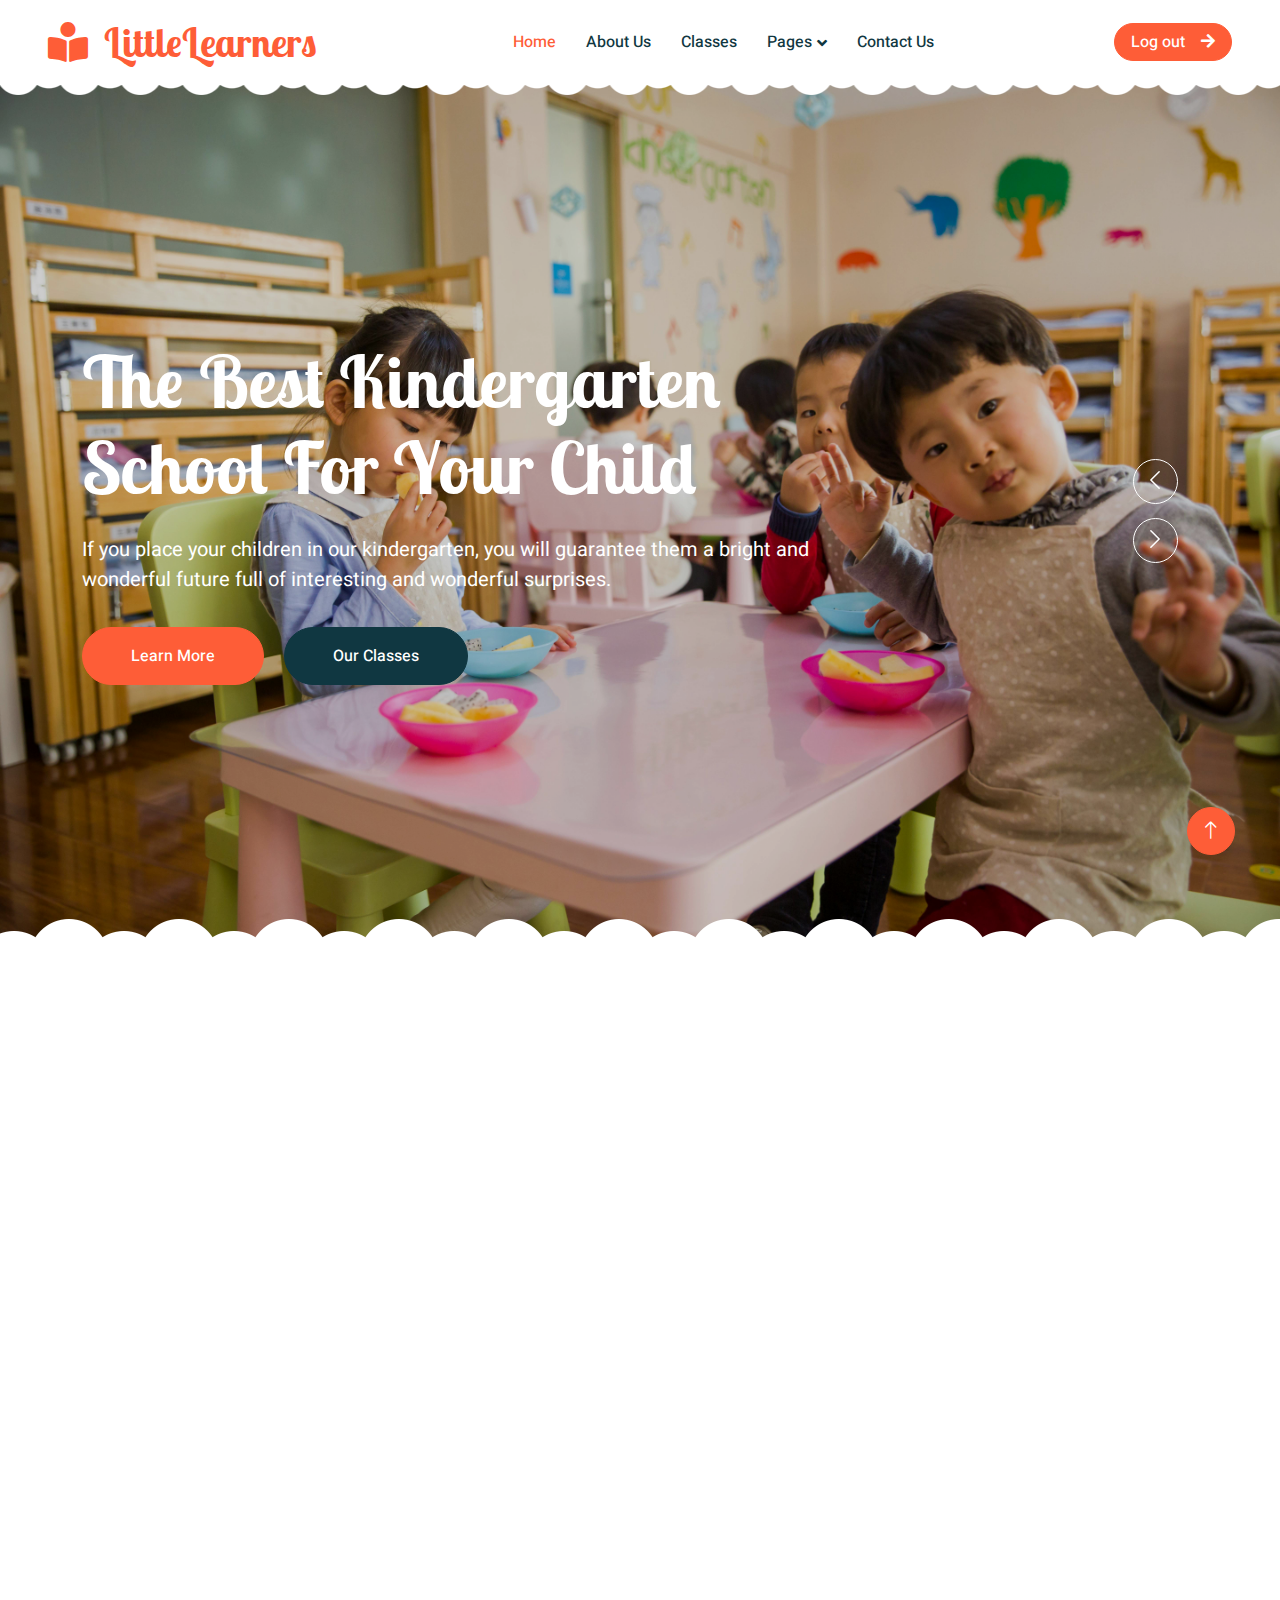
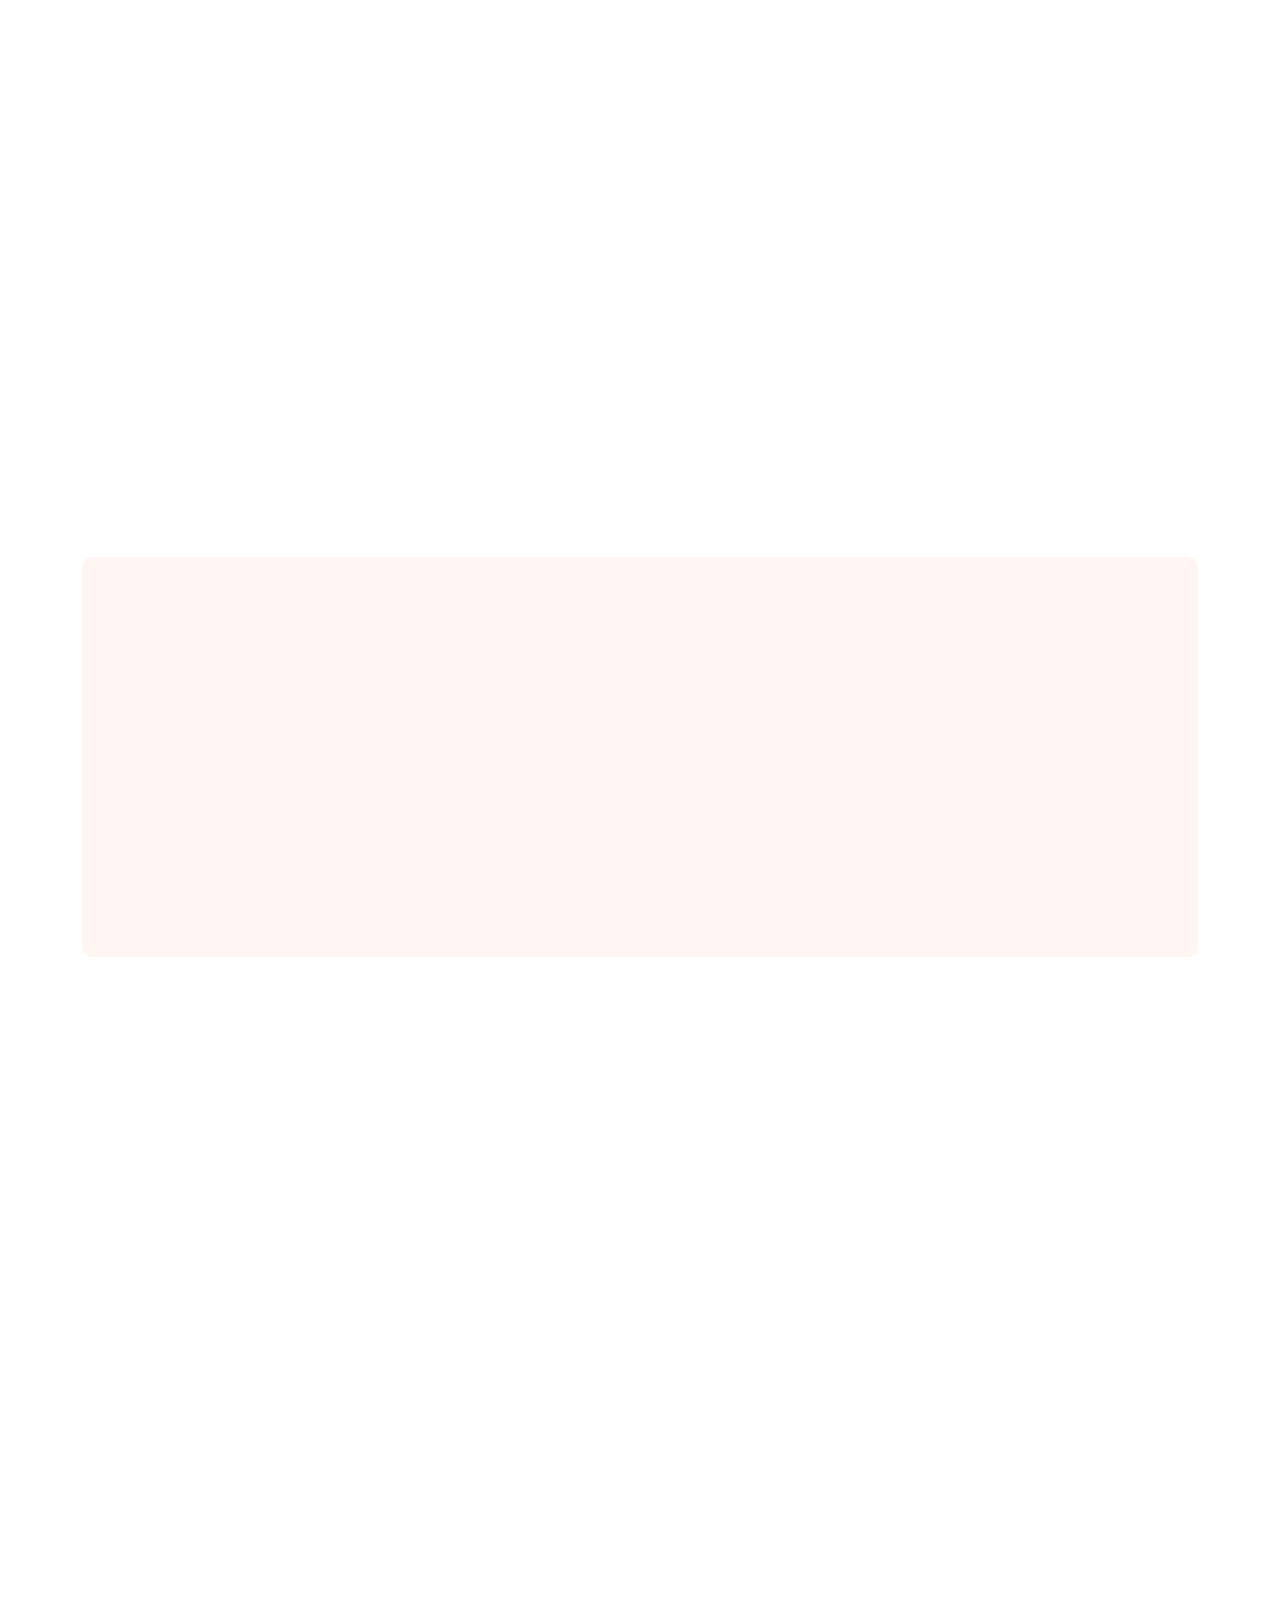
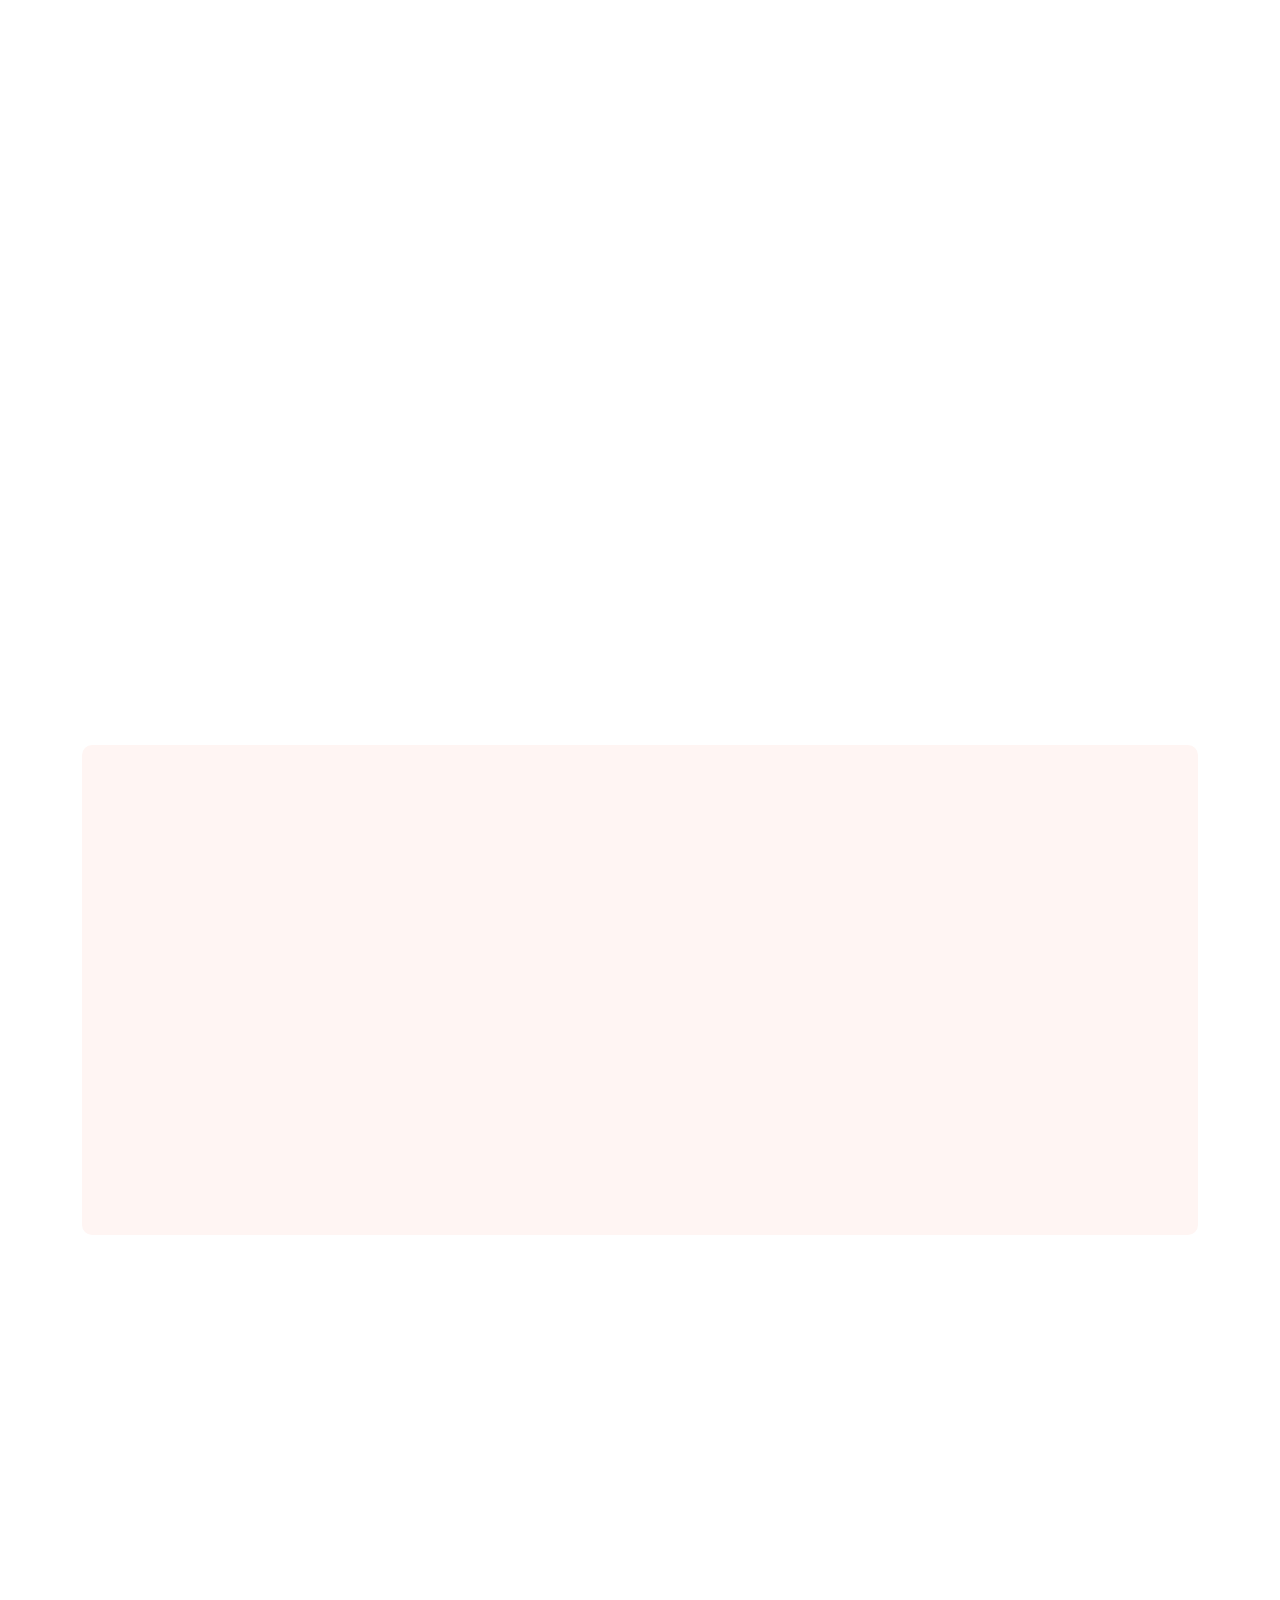
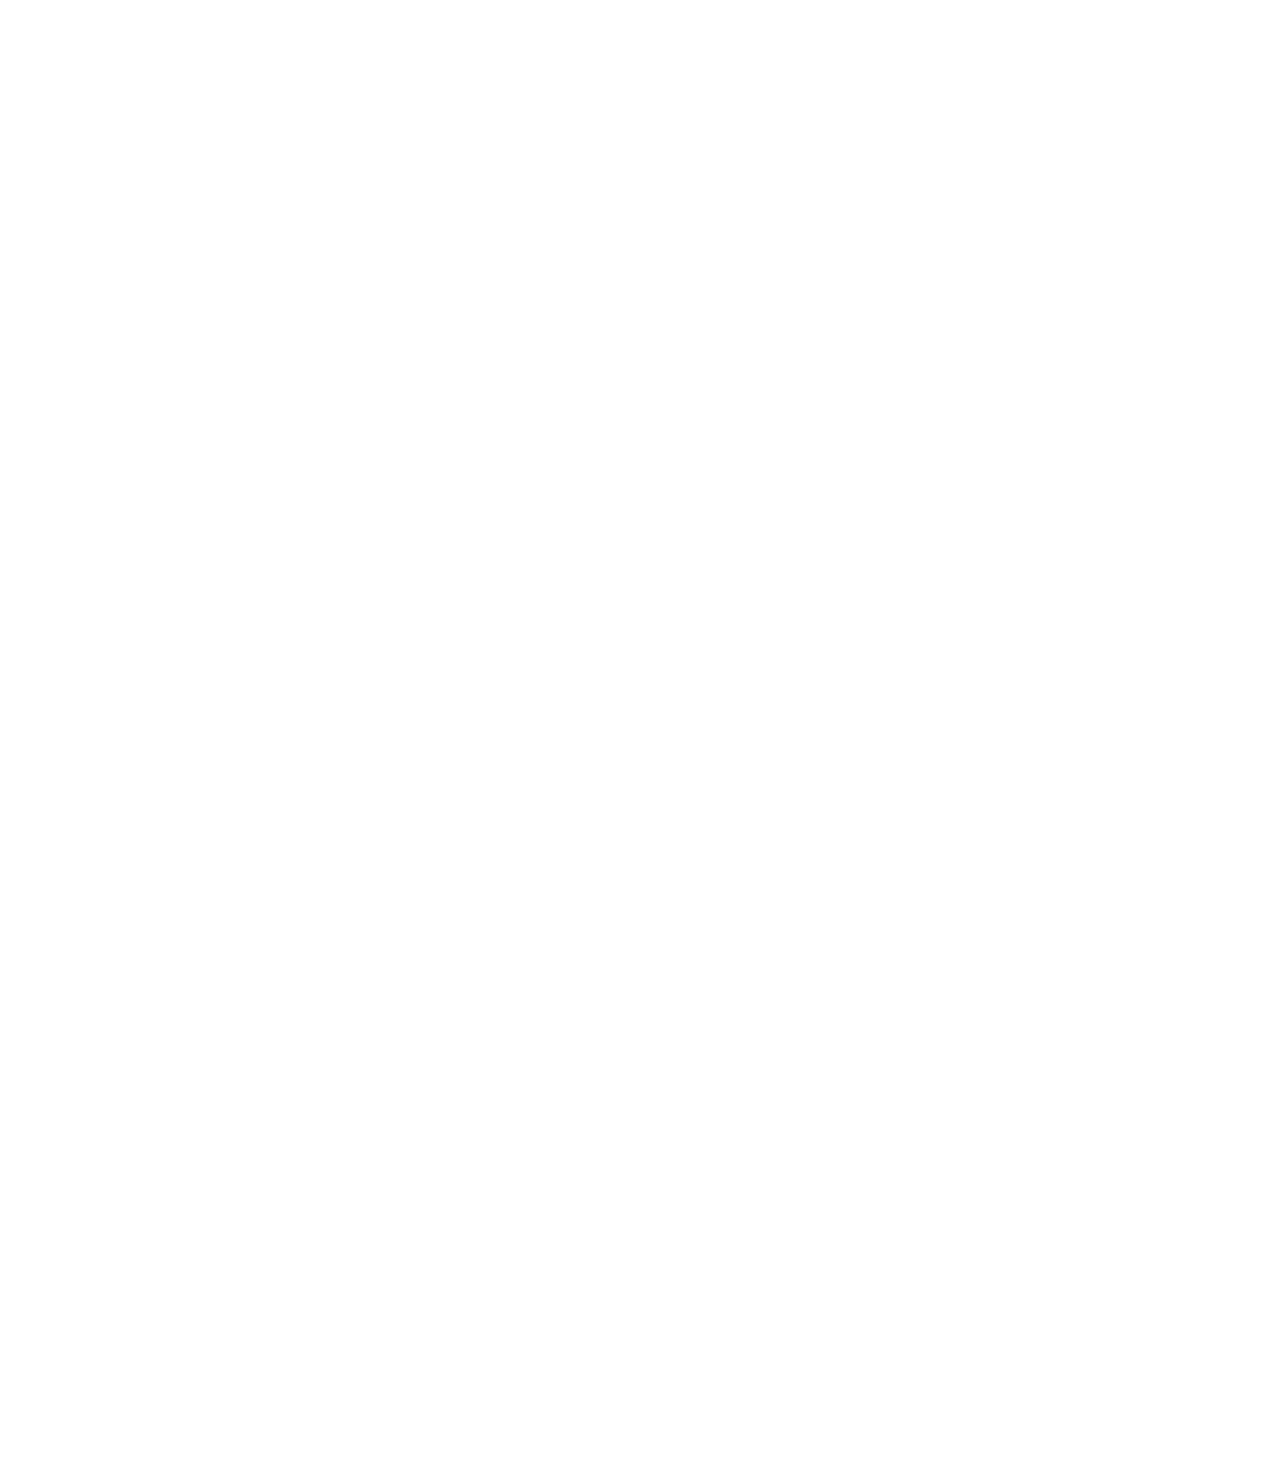
<file: preschool-website-template/index.html>
<!DOCTYPE html>
<html lang="en">

<head>
    <meta charset="utf-8">
    <title>LittleLearners - Preschool Website</title>
    <meta content="width=device-width, initial-scale=1.0" name="viewport">
    <meta content="" name="keywords">
    <meta content="" name="description">

    <!-- Favicon -->
    <link href="img/favicon.ico" rel="icon">
    <link rel="icon" type="image/png" href="../images/Logo.png">
    <!-- Google Web Fonts -->
    <link rel="preconnect" href="https://fonts.googleapis.com">
    <link rel="preconnect" href="https://fonts.gstatic.com" crossorigin>
    <link href="https://fonts.googleapis.com/css2?family=Heebo:wght@400;500;600&family=Inter:wght@600&family=Lobster+Two:wght@700&display=swap" rel="stylesheet">
    
    <!-- Icon Font Stylesheet -->
    <link href="https://cdnjs.cloudflare.com/ajax/libs/font-awesome/5.10.0/css/all.min.css" rel="stylesheet">
    <link href="https://cdn.jsdelivr.net/npm/bootstrap-icons@1.4.1/font/bootstrap-icons.css" rel="stylesheet">

    <!-- Libraries Stylesheet -->
    <link href="lib/animate/animate.min.css" rel="stylesheet">
    <link href="lib/owlcarousel/assets/owl.carousel.min.css" rel="stylesheet">

    <!-- Customized Bootstrap Stylesheet -->
    <link href="css/bootstrap.min.css" rel="stylesheet">

    <!--   Stylesheet -->
    <link href="css/style.css" rel="stylesheet">
</head>

<body>
    <div class="container-xxl bg-white p-0">
        <!-- Spinner Start -->
        <div id="spinner" class="show bg-white position-fixed translate-middle w-100 vh-100 top-50 start-50 d-flex align-items-center justify-content-center">
            <div class="spinner-border text-primary" style="width: 3rem; height: 3rem;" role="status">
                <span class="sr-only">Loading...</span>
            </div>
        </div>
        <!-- Spinner End -->


        <!-- Navbar Start -->
        <nav class="navbar navbar-expand-lg bg-white navbar-light sticky-top px-4 px-lg-5 py-lg-0">
            <a href="index.html" class="navbar-brand">
                <h1 class="m-0 text-primary"><i class="fa fa-book-reader me-3"></i>LittleLearners</h1>
            </a>
            <button type="button" class="navbar-toggler" data-bs-toggle="collapse" data-bs-target="#navbarCollapse">
                <span class="navbar-toggler-icon"></span>
            </button>
            <div class="collapse navbar-collapse" id="navbarCollapse">
                <div class="navbar-nav mx-auto">
                    <a href="index.html" class="nav-item nav-link active">Home</a>
                    <a href="about.html" class="nav-item nav-link">About Us</a>
                    <a href="classes.html" class="nav-item nav-link">Classes</a>
                    <div class="nav-item dropdown">
                        <a href="#" class="nav-link dropdown-toggle" data-bs-toggle="dropdown">Pages</a>
                        <div class="dropdown-menu rounded-0 rounded-bottom border-0 shadow-sm m-0">
                            <a href="facility.html" class="dropdown-item">School Facilities</a>
                            <a href="team.html" class="dropdown-item">Popular Teachers</a>
                            <a href="call-to-action.html" class="dropdown-item">Become A Teachers</a>
                            <a href="appointment.html" class="dropdown-item">Make Appointment</a>
                            <a href="testimonial.html" class="dropdown-item">Testimonial</a>
                            <a href="404.php" class="dropdown-item">Admin Page</a>
                        </div>
                    </div>
                    <a href="contact.html" class="nav-item nav-link">Contact Us</a>
                </div>
                <a href="../HTML/Login.php" class="btn btn-primary rounded-pill px-3 d-none d-lg-block">Log out<i class="fa fa-arrow-right ms-3"></i></a>
            </div>
        </nav>
        <!-- Navbar End -->


        <!-- Carousel Start -->
        <div class="container-fluid p-0 mb-5">
            <div class="owl-carousel header-carousel position-relative">
                <div class="owl-carousel-item position-relative">
                    <img class="img-fluid" src="img/carousel-1.jpg" alt="">
                    <div class="position-absolute top-0 start-0 w-100 h-100 d-flex align-items-center" style="background: rgba(0, 0, 0, .2);">
                        <div class="container">
                            <div class="row justify-content-start">
                                <div class="col-10 col-lg-8">
                                    <h1 class="display-2 text-white animated slideInDown mb-4">The Best Kindergarten School For Your Child</h1>
                                    <p class="fs-5 fw-medium text-white mb-4 pb-2">If you place your children in our kindergarten, you will guarantee them a bright and wonderful future full of interesting and wonderful surprises.</p>
                                    <a href="" class="btn btn-primary rounded-pill py-sm-3 px-sm-5 me-3 animated slideInLeft">Learn More</a>
                                    <a href="" class="btn btn-dark rounded-pill py-sm-3 px-sm-5 animated slideInRight">Our Classes</a>
                                </div>
                            </div>
                        </div>
                    </div>
                </div>
                <div class="owl-carousel-item position-relative">
                    <img class="img-fluid" src="img/carousel-2.jpg" alt="">
                    <div class="position-absolute top-0 start-0 w-100 h-100 d-flex align-items-center" style="background: rgba(0, 0, 0, .2);">
                        <div class="container">
                            <div class="row justify-content-start">
                                <div class="col-10 col-lg-8">
                                    <h1 class="display-2 text-white animated slideInDown mb-4">Make A Brighter Future For Your Child</h1>
                                    <p class="fs-5 fw-medium text-white mb-4 pb-2">We are considered the best kindergarten for your children because we provide full and healthy care for them, so do not hesitate and bring them into our kindergarten so that we can take care of them.</p>
                                    <a href="" class="btn btn-primary rounded-pill py-sm-3 px-sm-5 me-3 animated slideInLeft">Learn More</a>
                                    <a href="" class="btn btn-dark rounded-pill py-sm-3 px-sm-5 animated slideInRight">Our Classes</a>
                                </div>
                            </div>
                        </div>
                    </div>
                </div>
            </div>
        </div>
        <!-- Carousel End -->


        <!-- Facilities Start -->
        <div class="container-xxl py-5">
            <div class="container">
                <div class="text-center mx-auto mb-5 wow fadeInUp" data-wow-delay="0.1s" style="max-width: 600px;">
                    <h1 class="mb-3">School Facilities</h1>
                    <p>Here are some of the kindergarten facilities that maintain the highest quality for your children from a precise and physical perspective, as the little learner is our first concern.</p>
                </div>
                <div class="row g-4">
                    <div class="col-lg-3 col-sm-6 wow fadeInUp" data-wow-delay="0.1s">
                        <div class="facility-item">
                            <div class="facility-icon bg-primary">
                                <span class="bg-primary"></span>
                                <i class="fa fa-bus-alt fa-3x text-primary"></i>
                                <span class="bg-primary"></span>
                            </div>
                            <div class="facility-text bg-primary">
                                <h3 class="text-primary mb-3">School Bus</h3>
                                <p class="mb-0">The school bus makes it easier for students to get to school safely</p>
                            </div>
                        </div>
                    </div>
                    <div class="col-lg-3 col-sm-6 wow fadeInUp" data-wow-delay="0.3s">
                        <div class="facility-item">
                            <div class="facility-icon bg-success">
                                <span class="bg-success"></span>
                                <i class="fa fa-futbol fa-3x text-success"></i>
                                <span class="bg-success"></span>
                            </div>
                            <div class="facility-text bg-success">
                                <h3 class="text-success mb-3">Playground</h3>
                                <p class="mb-0">A playground that allows your children to express their physical energy safely</p>
                            </div>
                        </div>
                    </div>
                    <div class="col-lg-3 col-sm-6 wow fadeInUp" data-wow-delay="0.5s">
                        <div class="facility-item">
                            <div class="facility-icon bg-warning">
                                <span class="bg-warning"></span>
                                <i class="fa fa-home fa-3x text-warning"></i>
                                <span class="bg-warning"></span>
                            </div>
                            <div class="facility-text bg-warning">
                                <h3 class="text-warning mb-3">Healthy Canteen</h3>
                                <p class="mb-0">A canteen that allows your children to eat safe, disease-free and well-preserved food</p>
                            </div>
                        </div>
                    </div>
                    <div class="col-lg-3 col-sm-6 wow fadeInUp" data-wow-delay="0.7s">
                        <div class="facility-item">
                            <div class="facility-icon bg-info">
                                <span class="bg-info"></span>
                                <i class="fa fa-chalkboard-teacher fa-3x text-info"></i>
                                <span class="bg-info"></span>
                            </div>
                            <div class="facility-text bg-info">
                                <h3 class="text-info mb-3">Positive Learning</h3>
                                <p class="mb-0">Healthy e-learning allows your children to develop and follow technology</p>
                            </div>
                        </div>
                    </div>
                </div>
            </div>
        </div>
        <!-- Facilities End -->


        <!-- About Start -->
        <div class="container-xxl py-5">
            <div class="container">
                <div class="row g-5 align-items-center">
                    <div class="col-lg-6 wow fadeInUp" data-wow-delay="0.1s">
                        <h1 class="mb-4">Learn More About Our Work And Our Cultural Activities</h1>
                        <p>Explore the dynamic synergy between our work and cultural activities. At our organization, we're not just about the job – we're about fostering a vibrant community where creativity thrives. From art exhibitions to music concerts, our cultural activities enrich our lives and inspire us to reach new heights. Join us in celebrating diversity, collaboration, and personal growth. Learn more about our work and immerse yourself in our vibrant cultural scene.</p>
    
                        <div class="row g-4 align-items-center">
                            <div class="col-sm-6">
                                <a class="btn btn-primary rounded-pill py-3 px-5" href="">Read More</a>
                            </div>
                            <div class="col-sm-6">
                                <div class="d-flex align-items-center">
                                    <img class="rounded-circle flex-shrink-0" src="img/user2.jpg" alt="" style="width: 45px; height: 45px;">
                                    <div class="ms-3">
                                        <h6 class="text-primary mb-1">Rasheed Hendawi</h6>
                                        <small>CEO & Founder</small>
                                    </div>
                                </div>
                            </div>
                        </div>
                    </div>
                    <div class="col-lg-6 about-img wow fadeInUp" data-wow-delay="0.5s">
                        <div class="row">
                            <div class="col-12 text-center">
                                <img class="img-fluid w-75 rounded-circle bg-light p-3" src="img/about-1.jpg" alt="">
                            </div>
                            <div class="col-6 text-start" style="margin-top: -150px;">
                                <img class="img-fluid w-100 rounded-circle bg-light p-3" src="img/about-2.jpg" alt="">
                            </div>
                            <div class="col-6 text-end" style="margin-top: -150px;">
                                <img class="img-fluid w-100 rounded-circle bg-light p-3" src="img/about-3.jpg" alt="">
                            </div>
                        </div>
                    </div>
                </div>
            </div>
        </div>
        <!-- About End -->


        <!-- Call To Action Start -->
        <div class="container-xxl py-5">
            <div class="container">
                <div class="bg-light rounded">
                    <div class="row g-0">
                        <div class="col-lg-6 wow fadeIn" data-wow-delay="0.1s" style="min-height: 400px;">
                            <div class="position-relative h-100">
                                <img class="position-absolute w-100 h-100 rounded" src="img/call-to-action.jpg" style="object-fit: cover;">
                            </div>
                        </div>
                        <div class="col-lg-6 wow fadeIn" data-wow-delay="0.5s">
                            <div class="h-100 d-flex flex-column justify-content-center p-5">
                                <h1 class="mb-4">Become A Teacher</h1>
                                <p class="mb-4">Just visit our location and be preaperd for the interview so well so we can see if u can meet our requerment or not :)</p>
                            </div>
                        </div>
                    </div>
                </div>
            </div>
        </div>
        <!-- Call To Action End -->


        <!-- Classes Start -->
        <div class="container-xxl py-5">
            <div class="container">
                <div class="text-center mx-auto mb-5 wow fadeInUp" data-wow-delay="0.1s" style="max-width: 600px;">
                    <h1 class="mb-3">School Classes</h1>
                    <p>Here are some of the kindergarten facilities that maintain the highest quality for your children from a precise and physical perspective, as the little learner is our first concern.</p>
                </div>
                <div class="row g-4">
                    <div class="col-lg-4 col-md-6 wow fadeInUp" data-wow-delay="0.1s">
                        <div class="classes-item">
                            <div class="bg-light rounded-circle w-75 mx-auto p-3">
                                <img class="img-fluid rounded-circle" src="img/classes-1.jpg" alt="">
                            </div>
                            <div class="bg-light rounded p-4 pt-5 mt-n5">
                                <a class="d-block text-center h3 mt-3 mb-4" href="">Art & Drawing</a>
                                <div class="d-flex align-items-center justify-content-between mb-4">
                                    <div class="d-flex align-items-center">
                                        <img class="rounded-circle flex-shrink-0" src="img/team-2.2.jpg" alt="" style="width: 45px; height: 45px;">
                                        <div class="ms-3">
                                            <h6 class="text-primary mb-1">Jorjena Asd</h6>
                                            <small>Teacher</small>
                                        </div>
                                    </div>
                                    <span class="bg-primary text-white rounded-pill py-2 px-3" href="">$12</span>
                                </div>
                                <div class="row g-1">
                                    <div class="col-4">
                                        <div class="border-top border-3 border-primary pt-2">
                                            <h6 class="text-primary mb-1">Age:</h6>
                                            <small>3-5 Years</small>
                                        </div>
                                    </div>
                                    <div class="col-4">
                                        <div class="border-top border-3 border-success pt-2">
                                            <h6 class="text-success mb-1">Time:</h6>
                                            <small>8-9 AM</small>
                                        </div>
                                    </div>
                                    <div class="col-4">
                                        <div class="border-top border-3 border-warning pt-2">
                                            <h6 class="text-warning mb-1">Capacity:</h6>
                                            <small>27 Kids</small>
                                        </div>
                                    </div>
                                </div>
                            </div>
                        </div>
                    </div>
                    <div class="col-lg-4 col-md-6 wow fadeInUp" data-wow-delay="0.3s">
                        <div class="classes-item">
                            <div class="bg-light rounded-circle w-75 mx-auto p-3">
                                <img class="img-fluid rounded-circle" src="img/classes-2.jpg" alt="">
                            </div>
                            <div class="bg-light rounded p-4 pt-5 mt-n5">
                                <a class="d-block text-center h3 mt-3 mb-4" href="">Color Management</a>
                                <div class="d-flex align-items-center justify-content-between mb-4">
                                    <div class="d-flex align-items-center">
                                        <img class="rounded-circle flex-shrink-0" src="img/user.jpg" alt="" style="width: 45px; height: 45px;">
                                        <div class="ms-3">
                                            <h6 class="text-primary mb-1">Sami Abd</h6>
                                            <small>Teacher</small>
                                        </div>
                                    </div>
                                    <span class="bg-primary text-white rounded-pill py-2 px-3" href="">$24</span>
                                </div>
                                <div class="row g-1">
                                    <div class="col-4">
                                        <div class="border-top border-3 border-primary pt-2">
                                            <h6 class="text-primary mb-1">Age:</h6>
                                            <small>3-9 Years</small>
                                        </div>
                                    </div>
                                    <div class="col-4">
                                        <div class="border-top border-3 border-success pt-2">
                                            <h6 class="text-success mb-1">Time:</h6>
                                            <small>9-10 AM</small>
                                        </div>
                                    </div>
                                    <div class="col-4">
                                        <div class="border-top border-3 border-warning pt-2">
                                            <h6 class="text-warning mb-1">Capacity:</h6>
                                            <small>33 Kids</small>
                                        </div>
                                    </div>
                                </div>
                            </div>
                        </div>
                    </div>
                    <div class="col-lg-4 col-md-6 wow fadeInUp" data-wow-delay="0.5s">
                        <div class="classes-item">
                            <div class="bg-light rounded-circle w-75 mx-auto p-3">
                                <img class="img-fluid rounded-circle" src="img/classes-3.jpg" alt="">
                            </div>
                            <div class="bg-light rounded p-4 pt-5 mt-n5">
                                <a class="d-block text-center h3 mt-3 mb-4" href="">Athletic & Dance</a>
                                <div class="d-flex align-items-center justify-content-between mb-4">
                                    <div class="d-flex align-items-center">
                                        <img class="rounded-circle flex-shrink-0" src="img/user.jpg" alt="" style="width: 45px; height: 45px;">
                                        <div class="ms-3">
                                            <h6 class="text-primary mb-1">Sami Abd</h6>
                                            <small>Teacher</small>
                                        </div>
                                    </div>
                                    <span class="bg-primary text-white rounded-pill py-2 px-3" href="">$5</span>
                                </div>
                                <div class="row g-1">
                                    <div class="col-4">
                                        <div class="border-top border-3 border-primary pt-2">
                                            <h6 class="text-primary mb-1">Age:</h6>
                                            <small>5-15 Years</small>
                                        </div>
                                    </div>
                                    <div class="col-4">
                                        <div class="border-top border-3 border-success pt-2">
                                            <h6 class="text-success mb-1">Time:</h6>
                                            <small>10-12 AM</small>
                                        </div>
                                    </div>
                                    <div class="col-4">
                                        <div class="border-top border-3 border-warning pt-2">
                                            <h6 class="text-warning mb-1">Capacity:</h6>
                                            <small>15 Kids</small>
                                        </div>
                                    </div>
                                </div>
                            </div>
                        </div>
                    </div>
                    <div class="col-lg-4 col-md-6 wow fadeInUp" data-wow-delay="0.1s">
                        <div class="classes-item">
                            <div class="bg-light rounded-circle w-75 mx-auto p-3">
                                <img class="img-fluid rounded-circle" src="img/classes-4.jpg" alt="">
                            </div>
                            <div class="bg-light rounded p-4 pt-5 mt-n5">
                                <a class="d-block text-center h3 mt-3 mb-4" href="">Language & Speaking</a>
                                <div class="d-flex align-items-center justify-content-between mb-4">
                                    <div class="d-flex align-items-center">
                                        <img class="rounded-circle flex-shrink-0" src="img/team-1.1.jpg" alt="" style="width: 45px; height: 45px;">
                                        <div class="ms-3">
                                            <h6 class="text-primary mb-1">Mariea Moa</h6>
                                            <small>Teacher</small>
                                        </div>
                                    </div>
                                    <span class="bg-primary text-white rounded-pill py-2 px-3" href="">$20</span>
                                </div>
                                <div class="row g-1">
                                    <div class="col-4">
                                        <div class="border-top border-3 border-primary pt-2">
                                            <h6 class="text-primary mb-1">Age:</h6>
                                            <small>10-16 Years</small>
                                        </div>
                                    </div>
                                    <div class="col-4">
                                        <div class="border-top border-3 border-success pt-2">
                                            <h6 class="text-success mb-1">Time:</h6>
                                            <small>1-2 PM</small>
                                        </div>
                                    </div>
                                    <div class="col-4">
                                        <div class="border-top border-3 border-warning pt-2">
                                            <h6 class="text-warning mb-1">Capacity:</h6>
                                            <small>30 Kids</small>
                                        </div>
                                    </div>
                                </div>
                            </div>
                        </div>
                    </div>
                    <div class="col-lg-4 col-md-6 wow fadeInUp" data-wow-delay="0.3s">
                        <div class="classes-item">
                            <div class="bg-light rounded-circle w-75 mx-auto p-3">
                                <img class="img-fluid rounded-circle" src="img/classes-5.jpg" alt="">
                            </div>
                            <div class="bg-light rounded p-4 pt-5 mt-n5">
                                <a class="d-block text-center h3 mt-3 mb-4" href="">Religion & History</a>
                                <div class="d-flex align-items-center justify-content-between mb-4">
                                    <div class="d-flex align-items-center">
                                        <img class="rounded-circle flex-shrink-0" src="img/team-2.2.jpg" alt="" style="width: 45px; height: 45px;">
                                        <div class="ms-3">
                                            <h6 class="text-primary mb-1">Jorjena Asd</h6>
                                            <small>Teacher</small>
                                        </div>
                                    </div>
                                    <span class="bg-primary text-white rounded-pill py-2 px-3" href="">$21</span>
                                </div>
                                <div class="row g-1">
                                    <div class="col-4">
                                        <div class="border-top border-3 border-primary pt-2">
                                            <h6 class="text-primary mb-1">Age:</h6>
                                            <small>3-5 Years</small>
                                        </div>
                                    </div>
                                    <div class="col-4">
                                        <div class="border-top border-3 border-success pt-2">
                                            <h6 class="text-success mb-1">Time:</h6>
                                            <small>2-3 PM</small>
                                        </div>
                                    </div>
                                    <div class="col-4">
                                        <div class="border-top border-3 border-warning pt-2">
                                            <h6 class="text-warning mb-1">Capacity:</h6>
                                            <small>20 Kids</small>
                                        </div>
                                    </div>
                                </div>
                            </div>
                        </div>
                    </div>
                    <div class="col-lg-4 col-md-6 wow fadeInUp" data-wow-delay="0.5s">
                        <div class="classes-item">
                            <div class="bg-light rounded-circle w-75 mx-auto p-3">
                                <img class="img-fluid rounded-circle" src="img/classes-6.jpg" alt="">
                            </div>
                            <div class="bg-light rounded p-4 pt-5 mt-n5">
                                <a class="d-block text-center h3 mt-3 mb-4" href="">General Knowledge</a>
                                <div class="d-flex align-items-center justify-content-between mb-4">
                                    <div class="d-flex align-items-center">
                                        <img class="rounded-circle flex-shrink-0" src="img/team-1.1.jpg" alt="" style="width: 45px; height: 45px;">
                                        <div class="ms-3">
                                            <h6 class="text-primary mb-1">Mariea Moa</h6>
                                            <small>Teacher</small>
                                        </div>
                                    </div>
                                    <span class="bg-primary text-white rounded-pill py-2 px-3" href="">$15</span>
                                </div>
                                <div class="row g-1">
                                    <div class="col-4">
                                        <div class="border-top border-3 border-primary pt-2">
                                            <h6 class="text-primary mb-1">Age:</h6>
                                            <small>3-5 Years</small>
                                        </div>
                                    </div>
                                    <div class="col-4">
                                        <div class="border-top border-3 border-success pt-2">
                                            <h6 class="text-success mb-1">Time:</h6>
                                            <small>4-5 PM</small>
                                        </div>
                                    </div>
                                    <div class="col-4">
                                        <div class="border-top border-3 border-warning pt-2">
                                            <h6 class="text-warning mb-1">Capacity:</h6>
                                            <small>10 Kids</small>
                                        </div>
                                    </div>
                                </div>
                            </div>
                        </div>
                    </div>
                </div>
            </div>
        </div>
        <!-- Classes End -->


        <!-- Appointment Start -->
        <div class="container-xxl py-5">
            <div class="container">
                <div class="bg-light rounded">
                    <div class="row g-0">
                        <div class="col-lg-6 wow fadeIn" data-wow-delay="0.1s">
                            <div class="h-100 d-flex flex-column justify-content-center p-5">
                                <h1 class="mb-4">Make Appointment</h1>
                                <form>
                                    <div class="row g-3">
                                        <div class="col-sm-6">
                                            <div class="form-floating">
                                                <input type="text" class="form-control border-0" id="gname" placeholder="Gurdian Name">
                                                <label for="gname">Gurdian Name</label>
                                            </div>
                                        </div>
                                        <div class="col-sm-6">
                                            <div class="form-floating">
                                                <input type="email" class="form-control border-0" id="gmail" placeholder="Gurdian Email">
                                                <label for="gmail">Gurdian Email</label>
                                            </div>
                                        </div>
                                        <div class="col-sm-6">
                                            <div class="form-floating">
                                                <input type="text" class="form-control border-0" id="cname" placeholder="Child Name">
                                                <label for="cname">Child Name</label>
                                            </div>
                                        </div>
                                        <div class="col-sm-6">
                                            <div class="form-floating">
                                                <input type="text" class="form-control border-0" id="cage" placeholder="Child Age">
                                                <label for="cage">Child Age</label>
                                            </div>
                                        </div>
                                        <div class="col-12">
                                            <div class="form-floating">
                                                <textarea class="form-control border-0" placeholder="Leave a message here" id="message" style="height: 100px"></textarea>
                                                <label for="message">Message</label>
                                            </div>
                                        </div>
                                        <div class="col-12">
                                            <button class="btn btn-primary w-100 py-3" type="submit">Submit</button>
                                        </div>
                                    </div>
                                </form>
                            </div>
                        </div>
                        <div class="col-lg-6 wow fadeIn" data-wow-delay="0.5s" style="min-height: 400px;">
                            <div class="position-relative h-100">
                                <img class="position-absolute w-100 h-100 rounded" src="img/appointment.jpg" style="object-fit: cover;">
                            </div>
                        </div>
                    </div>
                </div>
            </div>
        </div>
        <!-- Appointment End -->


        <!-- Team Start -->
        <div class="container-xxl py-5">
            <div class="container">
                <div class="text-center mx-auto mb-5 wow fadeInUp" data-wow-delay="0.1s" style="max-width: 600px;">
                    <h1 class="mb-3">Popular Teachers</h1>
                    <p>Our very special teachers who work day and night just to make your children happy we hope that u appreaiact that they are doing everything to make sure that your children are happy :)</p>
                </div>
                <div class="row g-4">
                    <div class="col-lg-4 col-md-6 wow fadeInUp" data-wow-delay="0.1s">
                        <div class="team-item position-relative">
                            <img class="img-fluid rounded-circle w-75" src="img/team-1.jpg" alt="">
                            <div class="team-text">
                                <h3>Mariea Moa</h3>
                                <p>Art teacher</p>
                                <div class="d-flex align-items-center">
                                    <a class="btn btn-square btn-primary mx-1" href=""><i class="fab fa-facebook-f"></i></a>
                                    <a class="btn btn-square btn-primary  mx-1" href=""><i class="fab fa-twitter"></i></a>
                                    <a class="btn btn-square btn-primary  mx-1" href=""><i class="fab fa-instagram"></i></a>
                                </div>
                            </div>
                        </div>
                    </div>
                    <div class="col-lg-4 col-md-6 wow fadeInUp" data-wow-delay="0.3s">
                        <div class="team-item position-relative">
                            <img class="img-fluid rounded-circle w-75" src="img/team-2.jpg" alt="">
                            <div class="team-text">
                                <h3>Jorjena Asd</h3>
                                <p>Music Teacher</p>
                                <div class="d-flex align-items-center">
                                    <a class="btn btn-square btn-primary mx-1" href=""><i class="fab fa-facebook-f"></i></a>
                                    <a class="btn btn-square btn-primary  mx-1" href=""><i class="fab fa-twitter"></i></a>
                                    <a class="btn btn-square btn-primary  mx-1" href=""><i class="fab fa-instagram"></i></a>
                                </div>
                            </div>
                        </div>
                    </div>
                    <div class="col-lg-4 col-md-6 wow fadeInUp" data-wow-delay="0.5s">
                        <div class="team-item position-relative">
                            <img class="img-fluid rounded-circle w-75" src="img/team-3.jpg" alt="">
                            <div class="team-text">
                                <h3>Sami Abd</h3>
                                <p>Electronic Teacher</p>
                                <div class="d-flex align-items-center">
                                    <a class="btn btn-square btn-primary mx-1" href=""><i class="fab fa-facebook-f"></i></a>
                                    <a class="btn btn-square btn-primary  mx-1" href=""><i class="fab fa-twitter"></i></a>
                                    <a class="btn btn-square btn-primary  mx-1" href=""><i class="fab fa-instagram"></i></a>
                                </div>
                            </div>
                        </div>
                    </div>
                </div>
            </div>
        </div>
        <!-- Team End -->


        <!-- Testimonial Start -->
        <div class="container-xxl py-5">
            <div class="container">
                <div class="text-center mx-auto mb-5 wow fadeInUp" data-wow-delay="0.1s" style="max-width: 600px;">
                    <h1 class="mb-3">Our Clients Say!</h1>
                    <p>This is an overview of our dear participants who left their beautiful mark in our kindergarten for our Little learners.</p>
                </div>
                <div class="owl-carousel testimonial-carousel wow fadeInUp" data-wow-delay="0.1s">
                    <div class="testimonial-item bg-light rounded p-5">
                        <p class="fs-5">I must say that they are very honest in keeping our childreen safe and far away from dangours.</p>
                        <div class="d-flex align-items-center bg-white me-n5" style="border-radius: 50px 0 0 50px;">
                            <img class="img-fluid flex-shrink-0 rounded-circle" src="img/testimonial-1.jpg" style="width: 90px; height: 90px;">
                            <div class="ps-3">
                                <h3 class="mb-1">Sally Hamed</h3>
                                <span>Engineer</span>
                            </div>
                            <i class="fa fa-quote-right fa-3x text-primary ms-auto d-none d-sm-flex" style="padding-right: 20px;"></i>
                        </div>
                    </div>
                    <div class="testimonial-item bg-light rounded p-5">
                        <p class="fs-5">I put my child only for two month and I'm really seeing alot of differences on his way of thinking.</p>
                        <div class="d-flex align-items-center bg-white me-n5" style="border-radius: 50px 0 0 50px;">
                            <img class="img-fluid flex-shrink-0 rounded-circle" src="img/testimonial-2.jpg" style="width: 90px; height: 90px;">
                            <div class="ps-3">
                                <h3 class="mb-1">Ahmad Abrahm</h3>
                                <span>Doctor</span>
                            </div>
                            <i class="fa fa-quote-right fa-3x text-primary ms-auto d-none d-sm-flex" style="padding-right: 20px;"></i>
                        </div>
                    </div>
                    <div class="testimonial-item bg-light rounded p-5">
                        <p class="fs-5">They have a really good teachers and well-desinged Kindergarten</p>
                        <div class="d-flex align-items-center bg-white me-n5" style="border-radius: 50px 0 0 50px;">
                            <img class="img-fluid flex-shrink-0 rounded-circle" src="img/testimonial-3.jpg" style="width: 90px; height: 90px;">
                            <div class="ps-3">
                                <h3 class="mb-1">Sufia Masoud</h3>
                                <span>Pilot</span>
                            </div>
                            <i class="fa fa-quote-right fa-3x text-primary ms-auto d-none d-sm-flex" style="padding-right: 20px;"></i>
                        </div>
                    </div>
                </div>
            </div>
        </div>
        <!-- Testimonial End -->


        <!-- Footer Start -->
        <div class="container-fluid bg-dark text-white-50 footer pt-5 mt-5 wow fadeIn" data-wow-delay="0.1s">
            <div class="container py-5">
                <div class="row g-5">
                    <div class="col-lg-3 col-md-6">
                        <h3 class="text-white mb-4">Get In Touch</h3>
                        <p class="mb-2"><i class="fa fa-map-marker-alt me-3"></i>69 Street, Jenin, Palestine</p>
                        <p class="mb-2"><i class="fa fa-phone-alt me-3"></i>+970 594 971026</p>
                        <p class="mb-2"><i class="fa fa-envelope me-3"></i>LittleLearnerns@job.com</p>
                        <div class="d-flex pt-2">
                            <a class="btn btn-outline-light btn-social" href=""><i class="fab fa-twitter"></i></a>
                            <a class="btn btn-outline-light btn-social" href=""><i class="fab fa-facebook-f"></i></a>
                            <a class="btn btn-outline-light btn-social" href=""><i class="fab fa-youtube"></i></a>
                            <a class="btn btn-outline-light btn-social" href=""><i class="fab fa-linkedin-in"></i></a>
                        </div>
                    </div>
                    <div class="col-lg-3 col-md-6">
                        <h3 class="text-white mb-4">Quick Links</h3>
                        <a class="btn btn-link text-white-50" href="">About Us</a>
                        <a class="btn btn-link text-white-50" href="">Contact Us</a>
                        <a class="btn btn-link text-white-50" href="">Our Services</a>
                        <a class="btn btn-link text-white-50" href="">Privacy Policy</a>
                        <a class="btn btn-link text-white-50" href="">Terms & Condition</a>
                    </div>
                    <div class="col-lg-3 col-md-6">
                        <h3 class="text-white mb-4">Photo Gallery</h3>
                        <div class="row g-2 pt-2">
                            <div class="col-4">
                                <img class="img-fluid rounded bg-light p-1" src="img/classes-1.jpg" alt="">
                            </div>
                            <div class="col-4">
                                <img class="img-fluid rounded bg-light p-1" src="img/classes-2.jpg" alt="">
                            </div>
                            <div class="col-4">
                                <img class="img-fluid rounded bg-light p-1" src="img/classes-3.jpg" alt="">
                            </div>
                            <div class="col-4">
                                <img class="img-fluid rounded bg-light p-1" src="img/classes-4.jpg" alt="">
                            </div>
                            <div class="col-4">
                                <img class="img-fluid rounded bg-light p-1" src="img/classes-5.jpg" alt="">
                            </div>
                            <div class="col-4">
                                <img class="img-fluid rounded bg-light p-1" src="img/classes-6.jpg" alt="">
                            </div>
                        </div>
                    </div>
                    <div class="col-lg-3 col-md-6">
                        <h3 class="text-white mb-4">Newsletter</h3>
                        <p>We will close on Monday.</p>

                    </div>
                </div>
            </div>
            <div class="container">
                <div class="copyright">
                    <div class="row">
                        <div class="col-md-6 text-center text-md-start mb-3 mb-md-0">
                            &copy; <a class="border-bottom" href="#">LittleLearners</a>, All Right Reserved. 
							

                        </div>
                        <div class="col-md-6 text-center text-md-end">
                            <div class="footer-menu">
                                <a href="">Home</a>
                                <a href="">Cookies</a>
                                <a href="">Help</a>
                                <a href="">FQAs</a>
                            </div>
                        </div>
                    </div>
                </div>
            </div>
        </div>
        <!-- Footer End -->


        <!-- Back to Top -->
        <a href="#" class="btn btn-lg btn-primary btn-lg-square back-to-top"><i class="bi bi-arrow-up"></i></a>
    </div>

    <!-- JavaScript Libraries -->
    <script src="https://code.jquery.com/jquery-3.4.1.min.js"></script>
    <script src="https://cdn.jsdelivr.net/npm/bootstrap@5.0.0/dist/js/bootstrap.bundle.min.js"></script>
    <script src="lib/wow/wow.min.js"></script>
    <script src="lib/easing/easing.min.js"></script>
    <script src="lib/waypoints/waypoints.min.js"></script>
    <script src="lib/owlcarousel/owl.carousel.min.js"></script>

    <!--   Javascript -->
    <script src="js/main.js"></script>
</body>

</html>
</file>
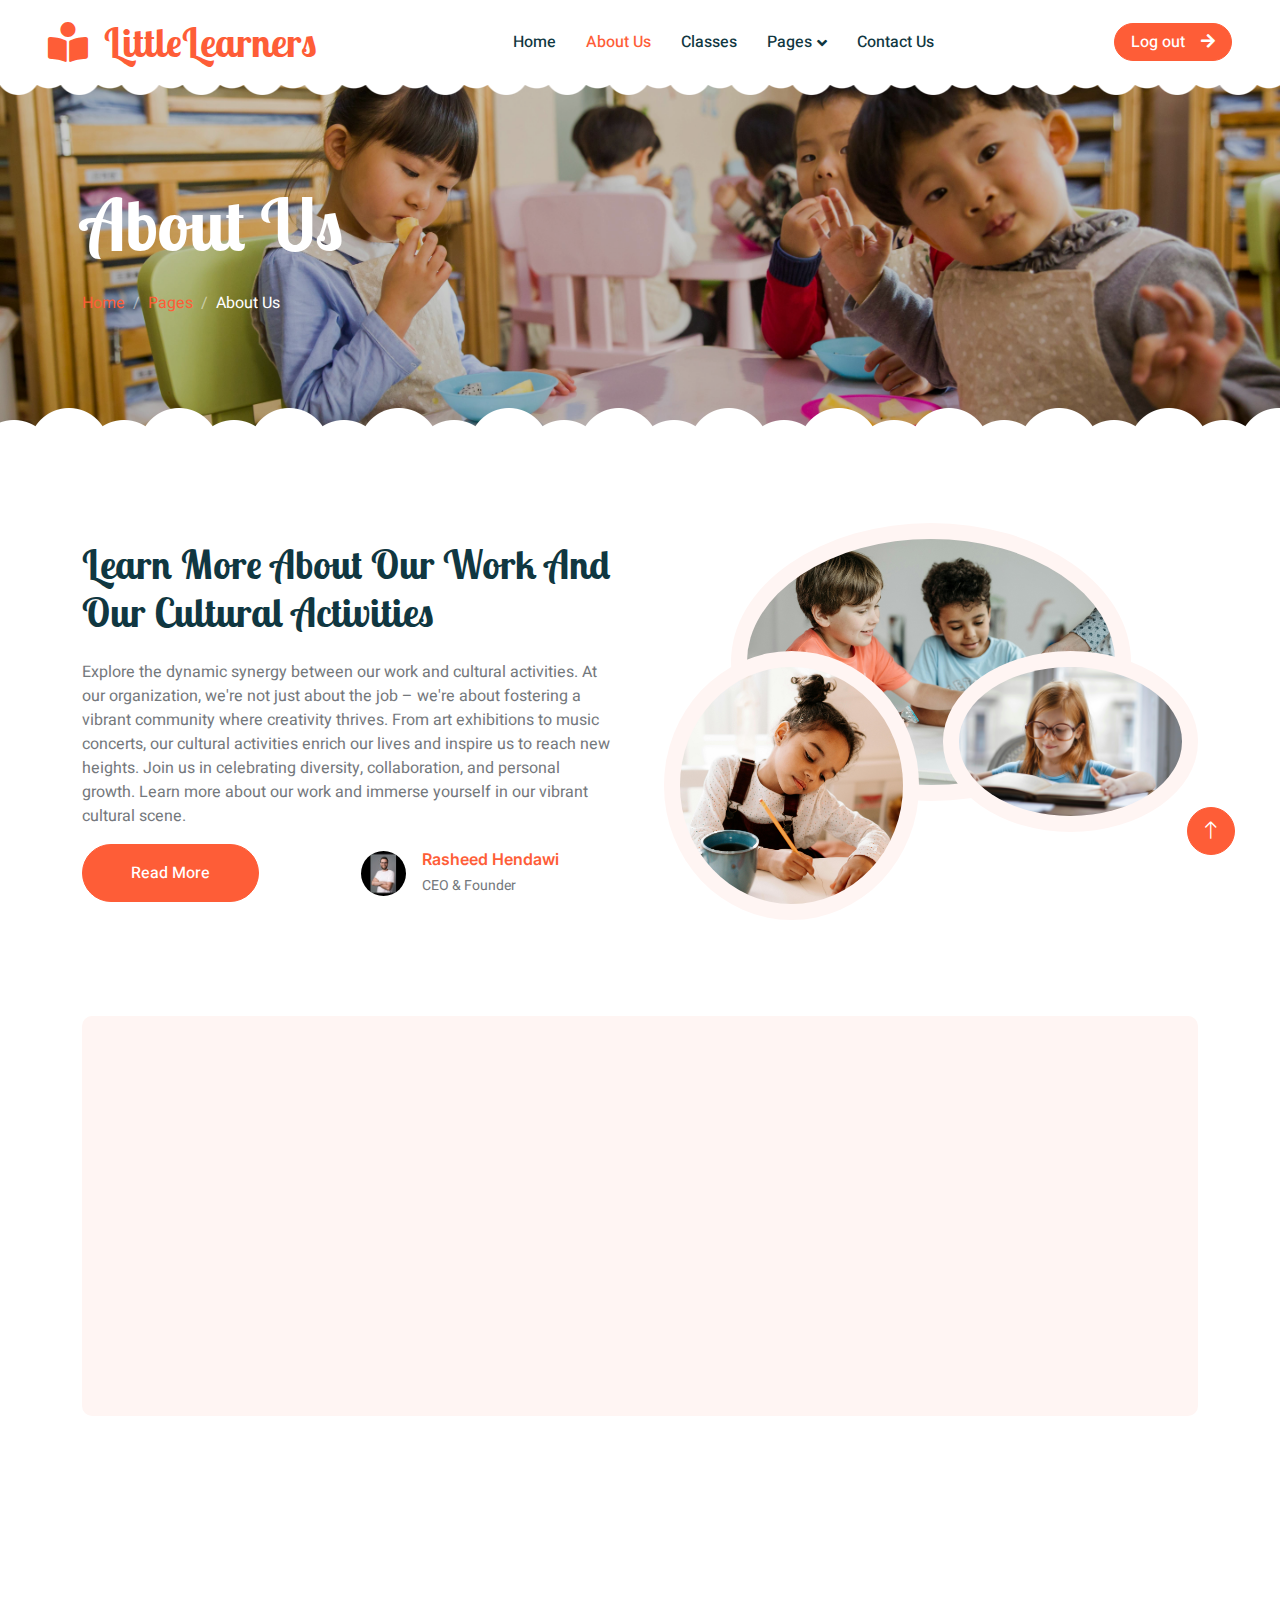
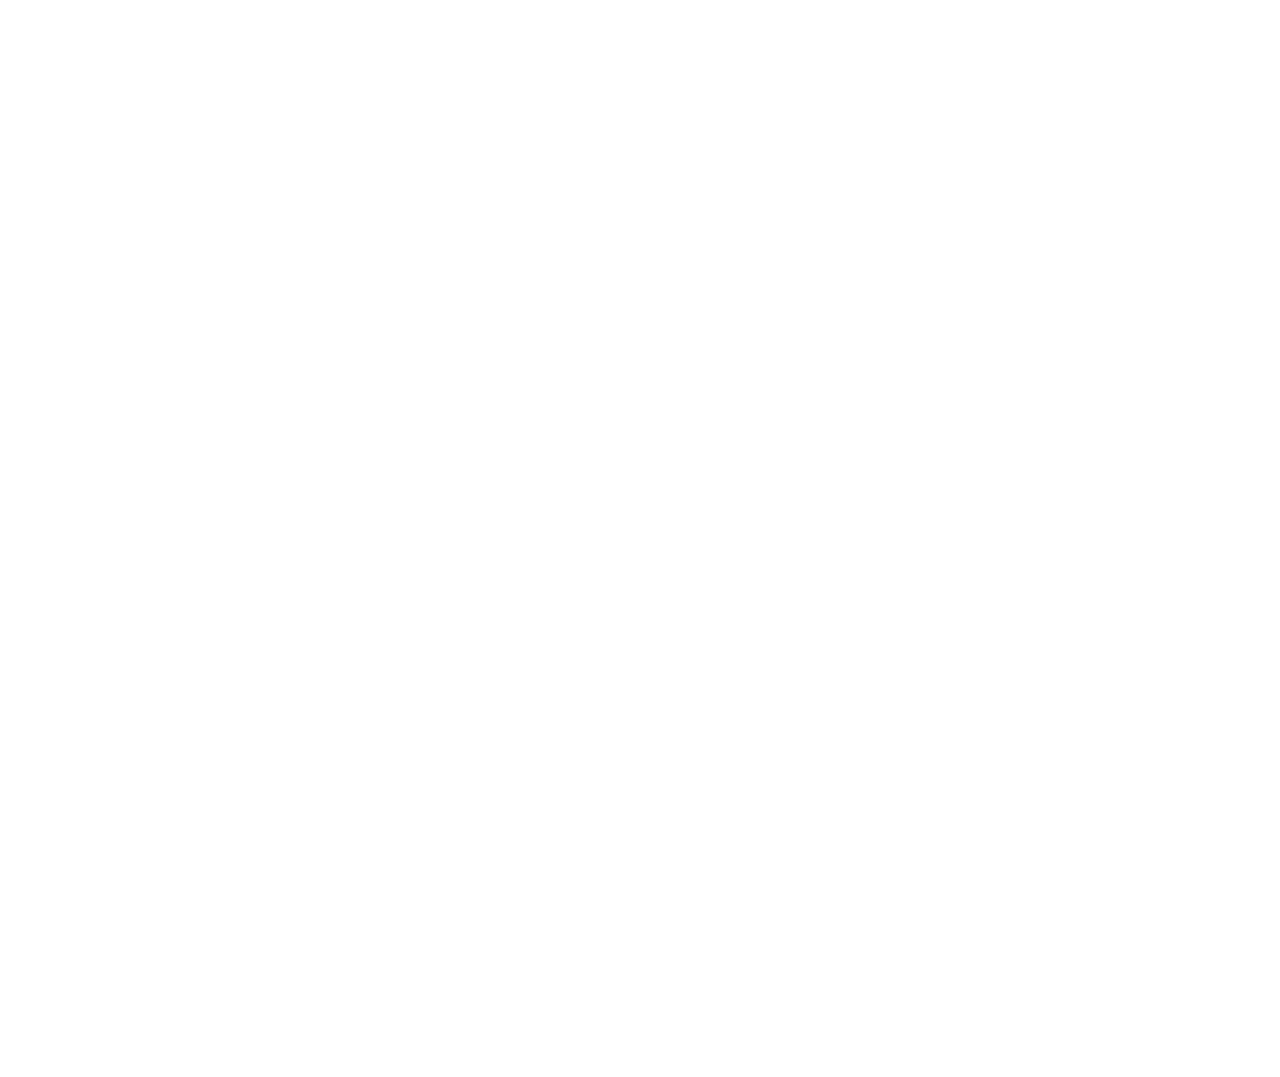
<file: preschool-website-template/about.html>
<!DOCTYPE html>
<html lang="en">

<head>
    <meta charset="utf-8">
    <title>LittleLearners - Preschool Website  </title>
    <meta content="width=device-width, initial-scale=1.0" name="viewport">
    <meta content="" name="keywords">
    <meta content="" name="description">

    <!-- Favicon -->
    <link href="img/favicon.ico" rel="icon">

    <!-- Google Web Fonts -->
    <link rel="preconnect" href="https://fonts.googleapis.com">
    <link rel="preconnect" href="https://fonts.gstatic.com" crossorigin>
    <link href="https://fonts.googleapis.com/css2?family=Heebo:wght@400;500;600&family=Inter:wght@600&family=Lobster+Two:wght@700&display=swap" rel="stylesheet">
    
    <!-- Icon Font Stylesheet -->
    <link href="https://cdnjs.cloudflare.com/ajax/libs/font-awesome/5.10.0/css/all.min.css" rel="stylesheet">
    <link href="https://cdn.jsdelivr.net/npm/bootstrap-icons@1.4.1/font/bootstrap-icons.css" rel="stylesheet">

    <!-- Libraries Stylesheet -->
    <link href="lib/animate/animate.min.css" rel="stylesheet">
    <link href="lib/owlcarousel/assets/owl.carousel.min.css" rel="stylesheet">

    <!-- Customized Bootstrap Stylesheet -->
    <link href="css/bootstrap.min.css" rel="stylesheet">

    <!--   Stylesheet -->
    <link href="css/style.css" rel="stylesheet">
</head>

<body>
    <div class="container-xxl bg-white p-0">
        <!-- Spinner Start -->
        <div id="spinner" class="show bg-white position-fixed translate-middle w-100 vh-100 top-50 start-50 d-flex align-items-center justify-content-center">
            <div class="spinner-border text-primary" style="width: 3rem; height: 3rem;" role="status">
                <span class="sr-only">Loading...</span>
            </div>
        </div>
        <!-- Spinner End -->


        <!-- Navbar Start -->
        <nav class="navbar navbar-expand-lg bg-white navbar-light sticky-top px-4 px-lg-5 py-lg-0">
            <a href="index.html" class="navbar-brand">
                <h1 class="m-0 text-primary"><i class="fa fa-book-reader me-3"></i>LittleLearners</h1>
            </a>
            <button type="button" class="navbar-toggler" data-bs-toggle="collapse" data-bs-target="#navbarCollapse">
                <span class="navbar-toggler-icon"></span>
            </button>
            <div class="collapse navbar-collapse" id="navbarCollapse">
                <div class="navbar-nav mx-auto">
                    <a href="index.html" class="nav-item nav-link">Home</a>
                    <a href="about.html" class="nav-item nav-link active">About Us</a>
                    <a href="classes.html" class="nav-item nav-link">Classes</a>
                    <div class="nav-item dropdown">
                        <a href="#" class="nav-link dropdown-toggle" data-bs-toggle="dropdown">Pages</a>
                        <div class="dropdown-menu rounded-0 rounded-bottom border-0 shadow-sm m-0">
                            <a href="facility.html" class="dropdown-item">School Facilities</a>
                            <a href="team.html" class="dropdown-item">Popular Teachers</a>
                            <a href="call-to-action.html" class="dropdown-item">Become A Teachers</a>
                            <a href="appointment.html" class="dropdown-item">Make Appointment</a>
                            <a href="testimonial.html" class="dropdown-item">Testimonial</a>
                            <a href="404.php" class="dropdown-item">Admin Page</a>
                        </div>
                    </div>
                    <a href="contact.html" class="nav-item nav-link">Contact Us</a>
                </div>
                <a href="../HTML/Login.php" class="btn btn-primary rounded-pill px-3 d-none d-lg-block">Log out<i class="fa fa-arrow-right ms-3"></i></a>
            </div>
        </nav>
        <!-- Navbar End -->


        <!-- Page Header End -->
        <div class="container-xxl py-5 page-header position-relative mb-5">
            <div class="container py-5">
                <h1 class="display-2 text-white animated slideInDown mb-4">About Us</h1>
                <nav aria-label="breadcrumb animated slideInDown">
                    <ol class="breadcrumb">
                        <li class="breadcrumb-item"><a href="#">Home</a></li>
                        <li class="breadcrumb-item"><a href="#">Pages</a></li>
                        <li class="breadcrumb-item text-white active" aria-current="page">About Us</li>
                    </ol>
                </nav>
            </div>
        </div>
        <!-- Page Header End -->


        <!-- About Start -->
        <div class="container-xxl py-5">
            <div class="container">
                <div class="row g-5 align-items-center">
                    <div class="col-lg-6 wow fadeInUp" data-wow-delay="0.1s">
                        <h1 class="mb-4">Learn More About Our Work And Our Cultural Activities</h1>
                        <p>Explore the dynamic synergy between our work and cultural activities. At our organization, we're not just about the job – we're about fostering a vibrant community where creativity thrives. From art exhibitions to music concerts, our cultural activities enrich our lives and inspire us to reach new heights. Join us in celebrating diversity, collaboration, and personal growth. Learn more about our work and immerse yourself in our vibrant cultural scene.</p>
                        
                        <div class="row g-4 align-items-center">
                            <div class="col-sm-6">
                                <a class="btn btn-primary rounded-pill py-3 px-5" href="">Read More</a>
                            </div>
                            <div class="col-sm-6">
                                <div class="d-flex align-items-center">
                                    <img class="rounded-circle flex-shrink-0" src="img/user.jpg" alt="" style="width: 45px; height: 45px;">
                                    <div class="ms-3">
                                        <h6 class="text-primary mb-1">Rasheed Hendawi</h6>
                                        <small>CEO & Founder</small>
                                    </div>
                                </div>
                            </div>
                        </div>
                    </div>
                    <div class="col-lg-6 about-img wow fadeInUp" data-wow-delay="0.5s">
                        <div class="row">
                            <div class="col-12 text-center">
                                <img class="img-fluid w-75 rounded-circle bg-light p-3" src="img/about-1.jpg" alt="">
                            </div>
                            <div class="col-6 text-start" style="margin-top: -150px;">
                                <img class="img-fluid w-100 rounded-circle bg-light p-3" src="img/about-2.jpg" alt="">
                            </div>
                            <div class="col-6 text-end" style="margin-top: -150px;">
                                <img class="img-fluid w-100 rounded-circle bg-light p-3" src="img/about-3.jpg" alt="">
                            </div>
                        </div>
                    </div>
                </div>
            </div>
        </div>
        <!-- About End -->


        <!-- Call To Action Start -->
        <div class="container-xxl py-5">
            <div class="container">
                <div class="bg-light rounded">
                    <div class="row g-0">
                        <div class="col-lg-6 wow fadeIn" data-wow-delay="0.1s" style="min-height: 400px;">
                            <div class="position-relative h-100">
                                <img class="position-absolute w-100 h-100 rounded" src="img/call-to-action.jpg" style="object-fit: cover;">
                            </div>
                        </div>
                        <div class="col-lg-6 wow fadeIn" data-wow-delay="0.5s">
                            <div class="h-100 d-flex flex-column justify-content-center p-5">
                                <h1 class="mb-4">Become A Teacher</h1>
                                <p class="mb-4">Just visit our location and be preaperd for the interview so well so we can see if u can meet our requerment or not :)</p>
                            </div>
                        </div>
                    </div>
                </div>
            </div>
        </div>
        <!-- Call To Action End -->


        <!-- Team Start -->
        <div class="container-xxl py-5">
            <div class="container">
                <div class="text-center mx-auto mb-5 wow fadeInUp" data-wow-delay="0.1s" style="max-width: 600px;">
                    <h1 class="mb-3">Popular Teachers</h1>
                    <p>Here is the school's staff, which devotes all its efforts to serving your children and bringing them to mental and physical safety..</p>
                </div>
                <div class="row g-4">
                    <div class="col-lg-4 col-md-6 wow fadeInUp" data-wow-delay="0.1s">
                        <div class="team-item position-relative">
                            <img class="img-fluid rounded-circle w-75" src="img/team-1.jpg" alt="">
                            <div class="team-text">
                                <h3>Mariea Moa</h3>
                                <p>Art teacher</p>
                                <div class="d-flex align-items-center">
                                    <a class="btn btn-square btn-primary mx-1" href=""><i class="fab fa-facebook-f"></i></a>
                                    <a class="btn btn-square btn-primary  mx-1" href=""><i class="fab fa-twitter"></i></a>
                                    <a class="btn btn-square btn-primary  mx-1" href=""><i class="fab fa-instagram"></i></a>
                                </div>
                            </div>
                        </div>
                    </div>
                    <div class="col-lg-4 col-md-6 wow fadeInUp" data-wow-delay="0.3s">
                        <div class="team-item position-relative">
                            <img class="img-fluid rounded-circle w-75" src="img/team-2.jpg" alt="">
                            <div class="team-text">
                                <h3>Jorjena Asd</h3>
                                <p>Music Teacher</p>
                                <div class="d-flex align-items-center">
                                    <a class="btn btn-square btn-primary mx-1" href=""><i class="fab fa-facebook-f"></i></a>
                                    <a class="btn btn-square btn-primary  mx-1" href=""><i class="fab fa-twitter"></i></a>
                                    <a class="btn btn-square btn-primary  mx-1" href=""><i class="fab fa-instagram"></i></a>
                                </div>
                            </div>
                        </div>
                    </div>
                    <div class="col-lg-4 col-md-6 wow fadeInUp" data-wow-delay="0.5s">
                        <div class="team-item position-relative">
                            <img class="img-fluid rounded-circle w-75" src="img/team-3.jpg" alt="">
                            <div class="team-text">
                                <h3>Sami Abd</h3>
                                <p>Electronic Teacher</p>
                                <div class="d-flex align-items-center">
                                    <a class="btn btn-square btn-primary mx-1" href=""><i class="fab fa-facebook-f"></i></a>
                                    <a class="btn btn-square btn-primary  mx-1" href=""><i class="fab fa-twitter"></i></a>
                                    <a class="btn btn-square btn-primary  mx-1" href=""><i class="fab fa-instagram"></i></a>
                                </div>
                            </div>
                        </div>
                    </div>
                </div>
            </div>
        </div>
        <!-- Team End -->


        <!-- Footer Start -->
        <div class="container-fluid bg-dark text-white-50 footer pt-5 mt-5 wow fadeIn" data-wow-delay="0.1s">
            <div class="container py-5">
                <div class="row g-5">
                    <div class="col-lg-3 col-md-6">
                        <h3 class="text-white mb-4">Get In Touch</h3>
                        <p class="mb-2"><i class="fa fa-map-marker-alt me-3"></i>69 Street, Jenin, Palestine</p>
                        <p class="mb-2"><i class="fa fa-phone-alt me-3"></i>+970 594 971026</p>
                        <p class="mb-2"><i class="fa fa-envelope me-3"></i>LittleLearnerns@job.com</p>
                        <div class="d-flex pt-2">
                            <a class="btn btn-outline-light btn-social" href=""><i class="fab fa-twitter"></i></a>
                            <a class="btn btn-outline-light btn-social" href=""><i class="fab fa-facebook-f"></i></a>
                            <a class="btn btn-outline-light btn-social" href=""><i class="fab fa-youtube"></i></a>
                            <a class="btn btn-outline-light btn-social" href=""><i class="fab fa-linkedin-in"></i></a>
                        </div>
                    </div>
                    <div class="col-lg-3 col-md-6">
                        <h3 class="text-white mb-4">Quick Links</h3>
                        <a class="btn btn-link text-white-50" href="">About Us</a>
                        <a class="btn btn-link text-white-50" href="">Contact Us</a>
                        <a class="btn btn-link text-white-50" href="">Our Services</a>
                        <a class="btn btn-link text-white-50" href="">Privacy Policy</a>
                        <a class="btn btn-link text-white-50" href="">Terms & Condition</a>
                    </div>
                    <div class="col-lg-3 col-md-6">
                        <h3 class="text-white mb-4">Photo Gallery</h3>
                        <div class="row g-2 pt-2">
                            <div class="col-4">
                                <img class="img-fluid rounded bg-light p-1" src="img/classes-1.jpg" alt="">
                            </div>
                            <div class="col-4">
                                <img class="img-fluid rounded bg-light p-1" src="img/classes-2.jpg" alt="">
                            </div>
                            <div class="col-4">
                                <img class="img-fluid rounded bg-light p-1" src="img/classes-3.jpg" alt="">
                            </div>
                            <div class="col-4">
                                <img class="img-fluid rounded bg-light p-1" src="img/classes-4.jpg" alt="">
                            </div>
                            <div class="col-4">
                                <img class="img-fluid rounded bg-light p-1" src="img/classes-5.jpg" alt="">
                            </div>
                            <div class="col-4">
                                <img class="img-fluid rounded bg-light p-1" src="img/classes-6.jpg" alt="">
                            </div>
                        </div>
                    </div>
                    <div class="col-lg-3 col-md-6">
                        <h3 class="text-white mb-4">Newsletter</h3>
                        <p>We will close on Monday.</p>
                    </div>
                </div>
            </div>
            <div class="container">
                <div class="copyright">
                    <div class="row">
                        <div class="col-md-6 text-center text-md-start mb-3 mb-md-0">
                            &copy; <a class="border-bottom" href="#">LittleLearners</a>, All Right Reserved. 
							
                        </div>
                        <div class="col-md-6 text-center text-md-end">
                            <div class="footer-menu">
                                <a href="">Home</a>
                                <a href="">Cookies</a>
                                <a href="">Help</a>
                                <a href="">FQAs</a>
                            </div>
                        </div>
                    </div>
                </div>
            </div>
        </div>
        <!-- Footer End -->


        <!-- Back to Top -->
        <a href="#" class="btn btn-lg btn-primary btn-lg-square back-to-top"><i class="bi bi-arrow-up"></i></a>
    </div>

    <!-- JavaScript Libraries -->
    <script src="https://code.jquery.com/jquery-3.4.1.min.js"></script>
    <script src="https://cdn.jsdelivr.net/npm/bootstrap@5.0.0/dist/js/bootstrap.bundle.min.js"></script>
    <script src="lib/wow/wow.min.js"></script>
    <script src="lib/easing/easing.min.js"></script>
    <script src="lib/waypoints/waypoints.min.js"></script>
    <script src="lib/owlcarousel/owl.carousel.min.js"></script>

    <!--   Javascript -->
    <script src="js/main.js"></script>
</body>

</html>
</file>
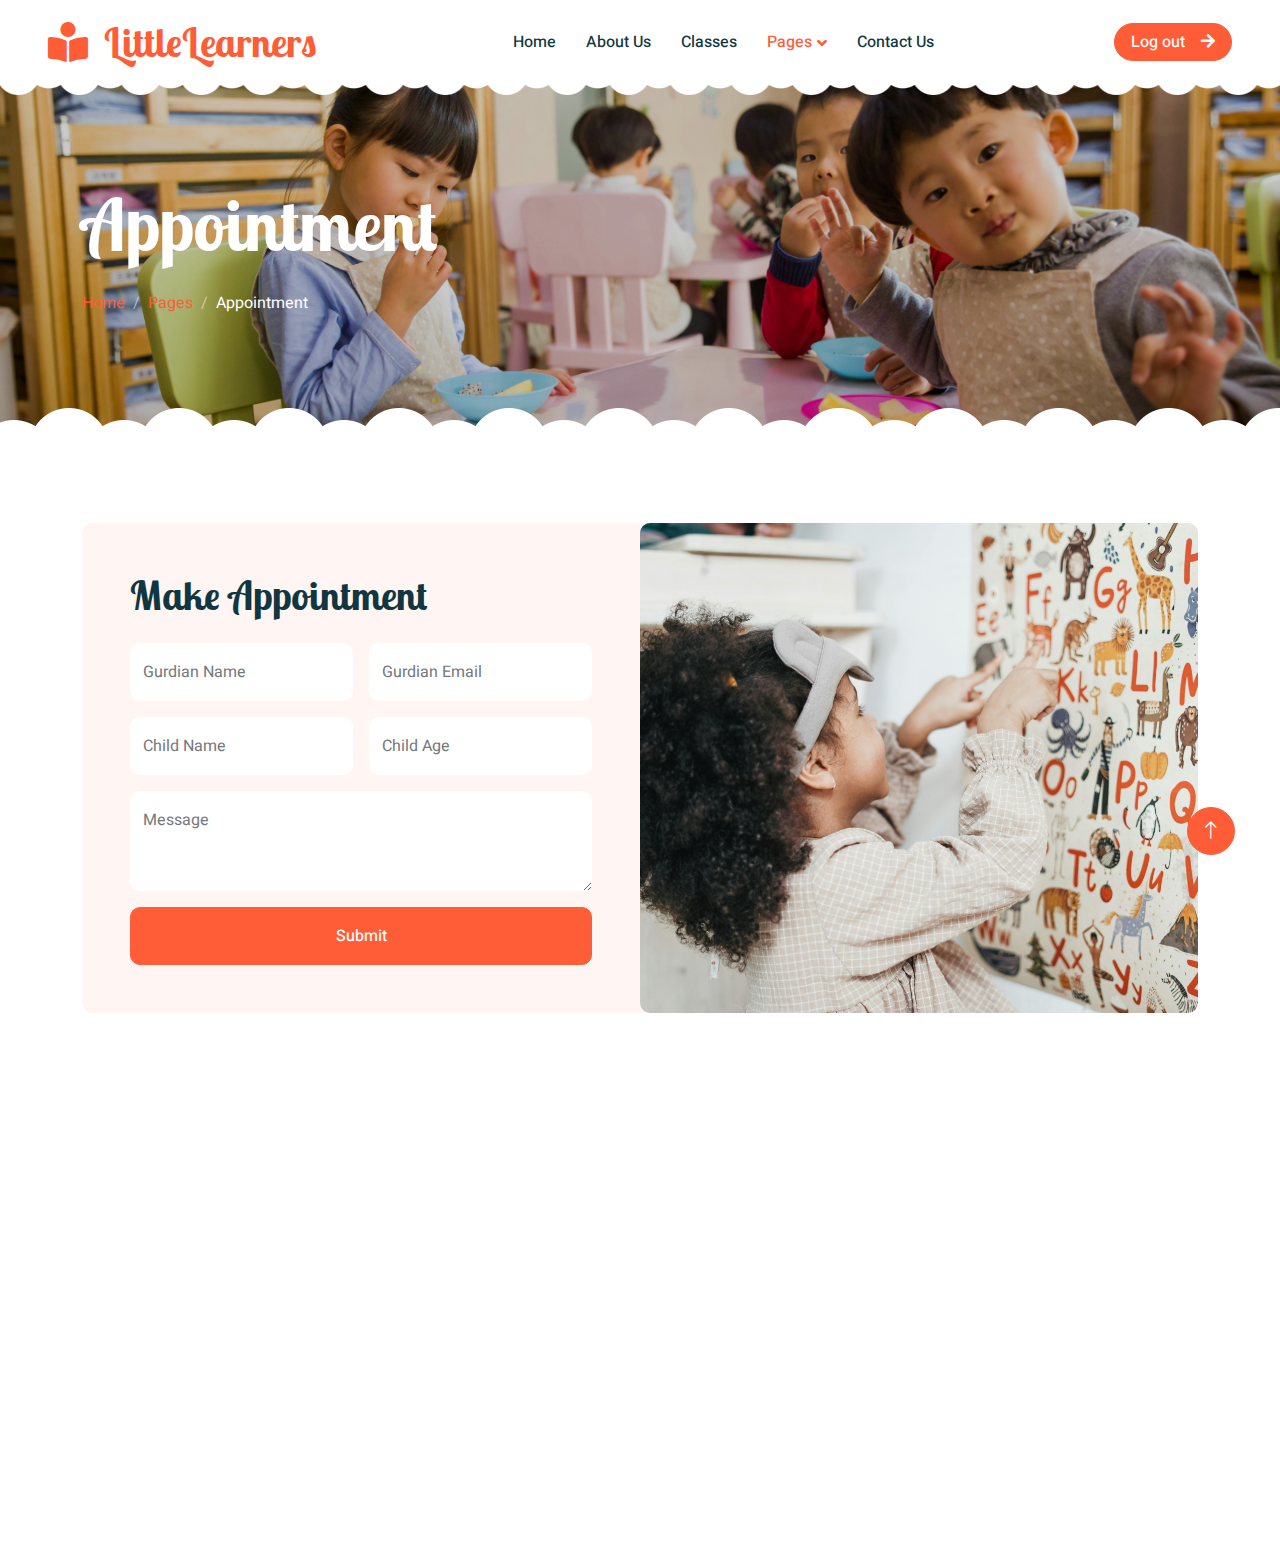
<file: preschool-website-template/appointment.html>
<!DOCTYPE html>
<html lang="en">

<head>
    <meta charset="utf-8">
    <title>LittleLearners - Preschool Website  </title>
    <meta content="width=device-width, initial-scale=1.0" name="viewport">
    <meta content="" name="keywords">
    <meta content="" name="description">

    <!-- Favicon -->
    <link href="img/favicon.ico" rel="icon">

    <!-- Google Web Fonts -->
    <link rel="preconnect" href="https://fonts.googleapis.com">
    <link rel="preconnect" href="https://fonts.gstatic.com" crossorigin>
    <link href="https://fonts.googleapis.com/css2?family=Heebo:wght@400;500;600&family=Inter:wght@600&family=Lobster+Two:wght@700&display=swap" rel="stylesheet">
    
    <!-- Icon Font Stylesheet -->
    <link href="https://cdnjs.cloudflare.com/ajax/libs/font-awesome/5.10.0/css/all.min.css" rel="stylesheet">
    <link href="https://cdn.jsdelivr.net/npm/bootstrap-icons@1.4.1/font/bootstrap-icons.css" rel="stylesheet">

    <!-- Libraries Stylesheet -->
    <link href="lib/animate/animate.min.css" rel="stylesheet">
    <link href="lib/owlcarousel/assets/owl.carousel.min.css" rel="stylesheet">

    <!-- Customized Bootstrap Stylesheet -->
    <link href="css/bootstrap.min.css" rel="stylesheet">

    <!--   Stylesheet -->
    <link href="css/style.css" rel="stylesheet">
</head>

<body>
    <div class="container-xxl bg-white p-0">
        <!-- Spinner Start -->
        <div id="spinner" class="show bg-white position-fixed translate-middle w-100 vh-100 top-50 start-50 d-flex align-items-center justify-content-center">
            <div class="spinner-border text-primary" style="width: 3rem; height: 3rem;" role="status">
                <span class="sr-only">Loading...</span>
            </div>
        </div>
        <!-- Spinner End -->


        <!-- Navbar Start -->
        <nav class="navbar navbar-expand-lg bg-white navbar-light sticky-top px-4 px-lg-5 py-lg-0">
            <a href="index.html" class="navbar-brand">
                <h1 class="m-0 text-primary"><i class="fa fa-book-reader me-3"></i>LittleLearners</h1>
            </a>
            <button type="button" class="navbar-toggler" data-bs-toggle="collapse" data-bs-target="#navbarCollapse">
                <span class="navbar-toggler-icon"></span>
            </button>
            <div class="collapse navbar-collapse" id="navbarCollapse">
                <div class="navbar-nav mx-auto">
                    <a href="index.html" class="nav-item nav-link">Home</a>
                    <a href="about.html" class="nav-item nav-link">About Us</a>
                    <a href="classes.html" class="nav-item nav-link">Classes</a>
                    <div class="nav-item dropdown">
                        <a href="#" class="nav-link dropdown-toggle active" data-bs-toggle="dropdown">Pages</a>
                        <div class="dropdown-menu rounded-0 rounded-bottom border-0 shadow-sm m-0">
                            <a href="facility.html" class="dropdown-item">School Facilities</a>
                            <a href="team.html" class="dropdown-item">Popular Teachers</a>
                            <a href="call-to-action.html" class="dropdown-item">Become A Teachers</a>
                            <a href="appointment.html" class="dropdown-item active">Make Appointment</a>
                            <a href="testimonial.html" class="dropdown-item">Testimonial</a>
                            <a href="404.php" class="dropdown-item">Admin Page</a>
                        </div>
                    </div>
                    <a href="contact.html" class="nav-item nav-link">Contact Us</a>
                </div>
                <a href="../HTML/Login.php" class="btn btn-primary rounded-pill px-3 d-none d-lg-block">Log out<i class="fa fa-arrow-right ms-3"></i></a>
            </div>
        </nav>
        <!-- Navbar End -->


        <!-- Page Header End -->
        <div class="container-xxl py-5 page-header position-relative mb-5">
            <div class="container py-5">
                <h1 class="display-2 text-white animated slideInDown mb-4">Appointment</h1>
                <nav aria-label="breadcrumb animated slideInDown">
                    <ol class="breadcrumb">
                        <li class="breadcrumb-item"><a href="#">Home</a></li>
                        <li class="breadcrumb-item"><a href="#">Pages</a></li>
                        <li class="breadcrumb-item text-white active" aria-current="page">Appointment</li>
                    </ol>
                </nav>
            </div>
        </div>
        <!-- Page Header End -->


        <!-- Appointment Start -->
        <div class="container-xxl py-5">
            <div class="container">
                <div class="bg-light rounded">
                    <div class="row g-0">
                        <div class="col-lg-6 wow fadeIn" data-wow-delay="0.1s">
                            <div class="h-100 d-flex flex-column justify-content-center p-5">
                                <h1 class="mb-4">Make Appointment</h1>
                                <form>
                                    <div class="row g-3">
                                        <div class="col-sm-6">
                                            <div class="form-floating">
                                                <input type="text" class="form-control border-0" id="gname" placeholder="Gurdian Name">
                                                <label for="gname">Gurdian Name</label>
                                            </div>
                                        </div>
                                        <div class="col-sm-6">
                                            <div class="form-floating">
                                                <input type="email" class="form-control border-0" id="gmail" placeholder="Gurdian Email">
                                                <label for="gmail">Gurdian Email</label>
                                            </div>
                                        </div>
                                        <div class="col-sm-6">
                                            <div class="form-floating">
                                                <input type="text" class="form-control border-0" id="cname" placeholder="Child Name">
                                                <label for="cname">Child Name</label>
                                            </div>
                                        </div>
                                        <div class="col-sm-6">
                                            <div class="form-floating">
                                                <input type="text" class="form-control border-0" id="cage" placeholder="Child Age">
                                                <label for="cage">Child Age</label>
                                            </div>
                                        </div>
                                        <div class="col-12">
                                            <div class="form-floating">
                                                <textarea class="form-control border-0" placeholder="Leave a message here" id="message" style="height: 100px"></textarea>
                                                <label for="message">Message</label>
                                            </div>
                                        </div>
                                        <div class="col-12">
                                            <button class="btn btn-primary w-100 py-3" type="submit">Submit</button>
                                        </div>
                                    </div>
                                </form>
                            </div>
                        </div>
                        <div class="col-lg-6 wow fadeIn" data-wow-delay="0.5s" style="min-height: 400px;">
                            <div class="position-relative h-100">
                                <img class="position-absolute w-100 h-100 rounded" src="img/appointment.jpg" style="object-fit: cover;">
                            </div>
                        </div>
                    </div>
                </div>
            </div>
        </div>
        <!-- Appointment End -->


        <!-- Footer Start -->
        <div class="container-fluid bg-dark text-white-50 footer pt-5 mt-5 wow fadeIn" data-wow-delay="0.1s">
            <div class="container py-5">
                <div class="row g-5">
                    <div class="col-lg-3 col-md-6">
                        <h3 class="text-white mb-4">Get In Touch</h3>
                        <p class="mb-2"><i class="fa fa-map-marker-alt me-3"></i>69 Street, Jenin, Palestine</p>
                        <p class="mb-2"><i class="fa fa-phone-alt me-3"></i>+970 594 971026</p>
                        <p class="mb-2"><i class="fa fa-envelope me-3"></i>LittleLearnerns@job.com</p>
                        <div class="d-flex pt-2">
                            <a class="btn btn-outline-light btn-social" href=""><i class="fab fa-twitter"></i></a>
                            <a class="btn btn-outline-light btn-social" href=""><i class="fab fa-facebook-f"></i></a>
                            <a class="btn btn-outline-light btn-social" href=""><i class="fab fa-youtube"></i></a>
                            <a class="btn btn-outline-light btn-social" href=""><i class="fab fa-linkedin-in"></i></a>
                        </div>
                    </div>
                    <div class="col-lg-3 col-md-6">
                        <h3 class="text-white mb-4">Quick Links</h3>
                        <a class="btn btn-link text-white-50" href="">About Us</a>
                        <a class="btn btn-link text-white-50" href="">Contact Us</a>
                        <a class="btn btn-link text-white-50" href="">Our Services</a>
                        <a class="btn btn-link text-white-50" href="">Privacy Policy</a>
                        <a class="btn btn-link text-white-50" href="">Terms & Condition</a>
                    </div>
                    <div class="col-lg-3 col-md-6">
                        <h3 class="text-white mb-4">Photo Gallery</h3>
                        <div class="row g-2 pt-2">
                            <div class="col-4">
                                <img class="img-fluid rounded bg-light p-1" src="img/classes-1.jpg" alt="">
                            </div>
                            <div class="col-4">
                                <img class="img-fluid rounded bg-light p-1" src="img/classes-2.jpg" alt="">
                            </div>
                            <div class="col-4">
                                <img class="img-fluid rounded bg-light p-1" src="img/classes-3.jpg" alt="">
                            </div>
                            <div class="col-4">
                                <img class="img-fluid rounded bg-light p-1" src="img/classes-4.jpg" alt="">
                            </div>
                            <div class="col-4">
                                <img class="img-fluid rounded bg-light p-1" src="img/classes-5.jpg" alt="">
                            </div>
                            <div class="col-4">
                                <img class="img-fluid rounded bg-light p-1" src="img/classes-6.jpg" alt="">
                            </div>
                        </div>
                    </div>
                    <div class="col-lg-3 col-md-6">
                        <h3 class="text-white mb-4">Newsletter</h3>
                        <p>We will Close on Monday dont come.</p>
                    </div>
                </div>
            </div>
            <div class="container">
                <div class="copyright">
                    <div class="row">
                        <div class="col-md-6 text-center text-md-start mb-3 mb-md-0">
                            &copy; <a class="border-bottom" href="#">LittleLearners</a>, All Right Reserved. 

                        </div>
                        <div class="col-md-6 text-center text-md-end">
                            <div class="footer-menu">
                                <a href="">Home</a>
                                <a href="">Cookies</a>
                                <a href="">Help</a>
                                <a href="">FQAs</a>
                            </div>
                        </div>
                    </div>
                </div>
            </div>
        </div>
        <!-- Footer End -->


        <!-- Back to Top -->
        <a href="#" class="btn btn-lg btn-primary btn-lg-square back-to-top"><i class="bi bi-arrow-up"></i></a>
    </div>

    <!-- JavaScript Libraries -->
    <script src="https://code.jquery.com/jquery-3.4.1.min.js"></script>
    <script src="https://cdn.jsdelivr.net/npm/bootstrap@5.0.0/dist/js/bootstrap.bundle.min.js"></script>
    <script src="lib/wow/wow.min.js"></script>
    <script src="lib/easing/easing.min.js"></script>
    <script src="lib/waypoints/waypoints.min.js"></script>
    <script src="lib/owlcarousel/owl.carousel.min.js"></script>

    <!--   Javascript -->
    <script src="js/main.js"></script>
</body>

</html>
</file>
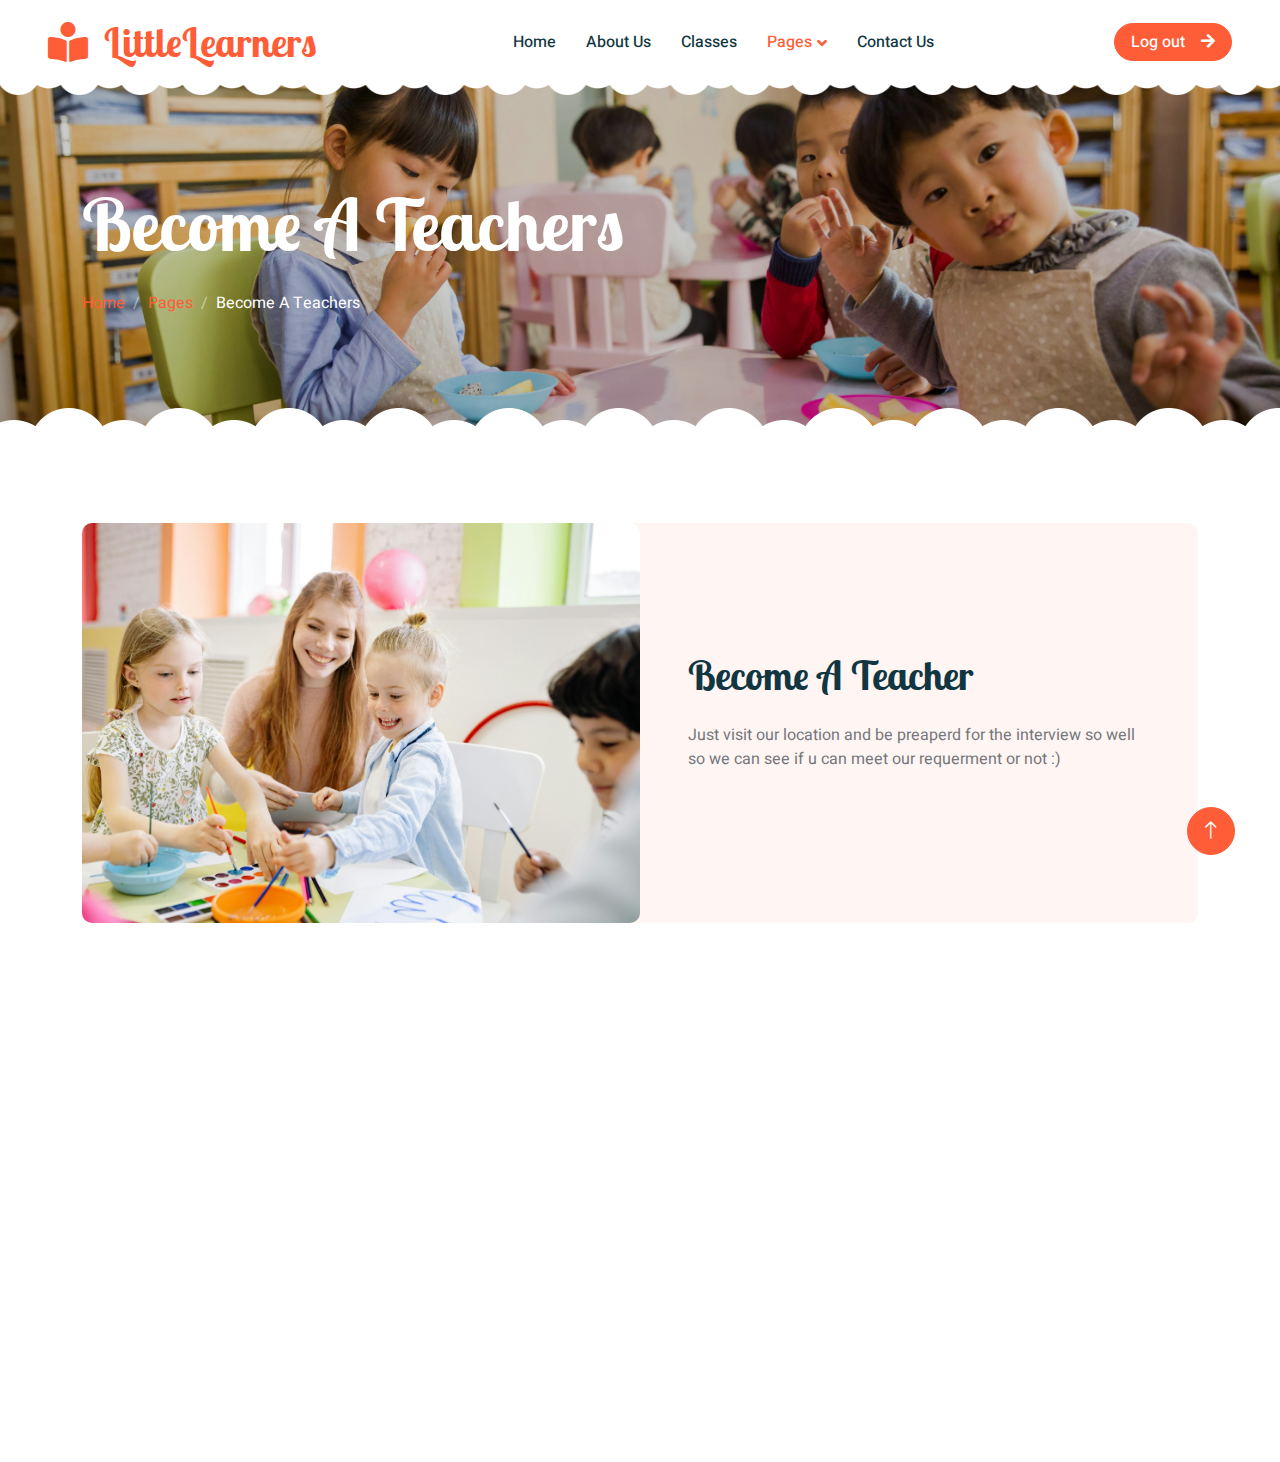
<file: preschool-website-template/call-to-action.html>
<!DOCTYPE html>
<html lang="en">

<head>
    <meta charset="utf-8">
    <title>LittleLearners - Preschool Website  </title>
    <meta content="width=device-width, initial-scale=1.0" name="viewport">
    <meta content="" name="keywords">
    <meta content="" name="description">

    <!-- Favicon -->
    <link href="img/favicon.ico" rel="icon">

    <!-- Google Web Fonts -->
    <link rel="preconnect" href="https://fonts.googleapis.com">
    <link rel="preconnect" href="https://fonts.gstatic.com" crossorigin>
    <link href="https://fonts.googleapis.com/css2?family=Heebo:wght@400;500;600&family=Inter:wght@600&family=Lobster+Two:wght@700&display=swap" rel="stylesheet">
    
    <!-- Icon Font Stylesheet -->
    <link href="https://cdnjs.cloudflare.com/ajax/libs/font-awesome/5.10.0/css/all.min.css" rel="stylesheet">
    <link href="https://cdn.jsdelivr.net/npm/bootstrap-icons@1.4.1/font/bootstrap-icons.css" rel="stylesheet">

    <!-- Libraries Stylesheet -->
    <link href="lib/animate/animate.min.css" rel="stylesheet">
    <link href="lib/owlcarousel/assets/owl.carousel.min.css" rel="stylesheet">

    <!-- Customized Bootstrap Stylesheet -->
    <link href="css/bootstrap.min.css" rel="stylesheet">

    <!--   Stylesheet -->
    <link href="css/style.css" rel="stylesheet">
</head>

<body>
    <div class="container-xxl bg-white p-0">
        <!-- Spinner Start -->
        <div id="spinner" class="show bg-white position-fixed translate-middle w-100 vh-100 top-50 start-50 d-flex align-items-center justify-content-center">
            <div class="spinner-border text-primary" style="width: 3rem; height: 3rem;" role="status">
                <span class="sr-only">Loading...</span>
            </div>
        </div>
        <!-- Spinner End -->


        <!-- Navbar Start -->
        <nav class="navbar navbar-expand-lg bg-white navbar-light sticky-top px-4 px-lg-5 py-lg-0">
            <a href="index.html" class="navbar-brand">
                <h1 class="m-0 text-primary"><i class="fa fa-book-reader me-3"></i>LittleLearners</h1>
            </a>
            <button type="button" class="navbar-toggler" data-bs-toggle="collapse" data-bs-target="#navbarCollapse">
                <span class="navbar-toggler-icon"></span>
            </button>
            <div class="collapse navbar-collapse" id="navbarCollapse">
                <div class="navbar-nav mx-auto">
                    <a href="index.html" class="nav-item nav-link">Home</a>
                    <a href="about.html" class="nav-item nav-link">About Us</a>
                    <a href="classes.html" class="nav-item nav-link">Classes</a>
                    <div class="nav-item dropdown">
                        <a href="#" class="nav-link dropdown-toggle active" data-bs-toggle="dropdown">Pages</a>
                        <div class="dropdown-menu rounded-0 rounded-bottom border-0 shadow-sm m-0">
                            <a href="facility.html" class="dropdown-item">School Facilities</a>
                            <a href="team.html" class="dropdown-item">Popular Teachers</a>
                            <a href="call-to-action.html" class="dropdown-item active">Become A Teachers</a>
                            <a href="appointment.html" class="dropdown-item">Make Appointment</a>
                            <a href="testimonial.html" class="dropdown-item">Testimonial</a>
                            <a href="404.php" class="dropdown-item">Admin Page</a>
                        </div>
                    </div>
                    <a href="contact.html" class="nav-item nav-link">Contact Us</a>
                </div>
                <a href="../HTML/Login.php" class="btn btn-primary rounded-pill px-3 d-none d-lg-block">Log out<i class="fa fa-arrow-right ms-3"></i></a>
            </div>
        </nav>
        <!-- Navbar End -->


        <!-- Page Header End -->
        <div class="container-xxl py-5 page-header position-relative mb-5">
            <div class="container py-5">
                <h1 class="display-2 text-white animated slideInDown mb-4">Become A Teachers</h1>
                <nav aria-label="breadcrumb animated slideInDown">
                    <ol class="breadcrumb">
                        <li class="breadcrumb-item"><a href="#">Home</a></li>
                        <li class="breadcrumb-item"><a href="#">Pages</a></li>
                        <li class="breadcrumb-item text-white active" aria-current="page">Become A Teachers</li>
                    </ol>
                </nav>
            </div>
        </div>
        <!-- Page Header End -->


        <!-- Call To Action Start -->
        <div class="container-xxl py-5">
            <div class="container">
                <div class="bg-light rounded">
                    <div class="row g-0">
                        <div class="col-lg-6 wow fadeIn" data-wow-delay="0.1s" style="min-height: 400px;">
                            <div class="position-relative h-100">
                                <img class="position-absolute w-100 h-100 rounded" src="img/call-to-action.jpg" style="object-fit: cover;">
                            </div>
                        </div>
                        <div class="col-lg-6 wow fadeIn" data-wow-delay="0.5s">
                            <div class="h-100 d-flex flex-column justify-content-center p-5">
                                <h1 class="mb-4">Become A Teacher</h1>
                                <p class="mb-4">Just visit our location and be preaperd for the interview so well so we can see if u can meet our requerment or not :)</p>
                            </div>
                        </div>
                    </div>
                </div>
            </div>
        </div>
        <!-- Call To Action End -->


        <!-- Footer Start -->
        <div class="container-fluid bg-dark text-white-50 footer pt-5 mt-5 wow fadeIn" data-wow-delay="0.1s">
            <div class="container py-5">
                <div class="row g-5">
                    <div class="col-lg-3 col-md-6">
                        <h3 class="text-white mb-4">Get In Touch</h3>
                        <p class="mb-2"><i class="fa fa-map-marker-alt me-3"></i>69 Street, Jenin, Palestine</p>
                        <p class="mb-2"><i class="fa fa-phone-alt me-3"></i>+970 594 971026</p>
                        <p class="mb-2"><i class="fa fa-envelope me-3"></i>LittleLearnerns@job.com</p>
                        <div class="d-flex pt-2">
                            <a class="btn btn-outline-light btn-social" href=""><i class="fab fa-twitter"></i></a>
                            <a class="btn btn-outline-light btn-social" href=""><i class="fab fa-facebook-f"></i></a>
                            <a class="btn btn-outline-light btn-social" href=""><i class="fab fa-youtube"></i></a>
                            <a class="btn btn-outline-light btn-social" href=""><i class="fab fa-linkedin-in"></i></a>
                        </div>
                    </div>
                    <div class="col-lg-3 col-md-6">
                        <h3 class="text-white mb-4">Quick Links</h3>
                        <a class="btn btn-link text-white-50" href="">About Us</a>
                        <a class="btn btn-link text-white-50" href="">Contact Us</a>
                        <a class="btn btn-link text-white-50" href="">Our Services</a>
                        <a class="btn btn-link text-white-50" href="">Privacy Policy</a>
                        <a class="btn btn-link text-white-50" href="">Terms & Condition</a>
                    </div>
                    <div class="col-lg-3 col-md-6">
                        <h3 class="text-white mb-4">Photo Gallery</h3>
                        <div class="row g-2 pt-2">
                            <div class="col-4">
                                <img class="img-fluid rounded bg-light p-1" src="img/classes-1.jpg" alt="">
                            </div>
                            <div class="col-4">
                                <img class="img-fluid rounded bg-light p-1" src="img/classes-2.jpg" alt="">
                            </div>
                            <div class="col-4">
                                <img class="img-fluid rounded bg-light p-1" src="img/classes-3.jpg" alt="">
                            </div>
                            <div class="col-4">
                                <img class="img-fluid rounded bg-light p-1" src="img/classes-4.jpg" alt="">
                            </div>
                            <div class="col-4">
                                <img class="img-fluid rounded bg-light p-1" src="img/classes-5.jpg" alt="">
                            </div>
                            <div class="col-4">
                                <img class="img-fluid rounded bg-light p-1" src="img/classes-6.jpg" alt="">
                            </div>
                        </div>
                    </div>
                    <div class="col-lg-3 col-md-6">
                        <h3 class="text-white mb-4">Newsletter</h3>
                        <p>We will Close on Monday dont come.</p>
                    </div>
                </div>
            </div>
            <div class="container">
                <div class="copyright">
                    <div class="row">
                        <div class="col-md-6 text-center text-md-start mb-3 mb-md-0">
                            &copy; <a class="border-bottom" href="#">LittleLearners</a>, All Right Reserved. 

                        </div>
                        <div class="col-md-6 text-center text-md-end">
                            <div class="footer-menu">
                                <a href="">Home</a>
                                <a href="">Cookies</a>
                                <a href="">Help</a>
                                <a href="">FQAs</a>
                            </div>
                        </div>
                    </div>
                </div>
            </div>
        </div>
        <!-- Footer End -->


        <!-- Back to Top -->
        <a href="#" class="btn btn-lg btn-primary btn-lg-square back-to-top"><i class="bi bi-arrow-up"></i></a>
    </div>

    <!-- JavaScript Libraries -->
    <script src="https://code.jquery.com/jquery-3.4.1.min.js"></script>
    <script src="https://cdn.jsdelivr.net/npm/bootstrap@5.0.0/dist/js/bootstrap.bundle.min.js"></script>
    <script src="lib/wow/wow.min.js"></script>
    <script src="lib/easing/easing.min.js"></script>
    <script src="lib/waypoints/waypoints.min.js"></script>
    <script src="lib/owlcarousel/owl.carousel.min.js"></script>

    <!--   Javascript -->
    <script src="js/main.js"></script>
</body>

</html>
</file>
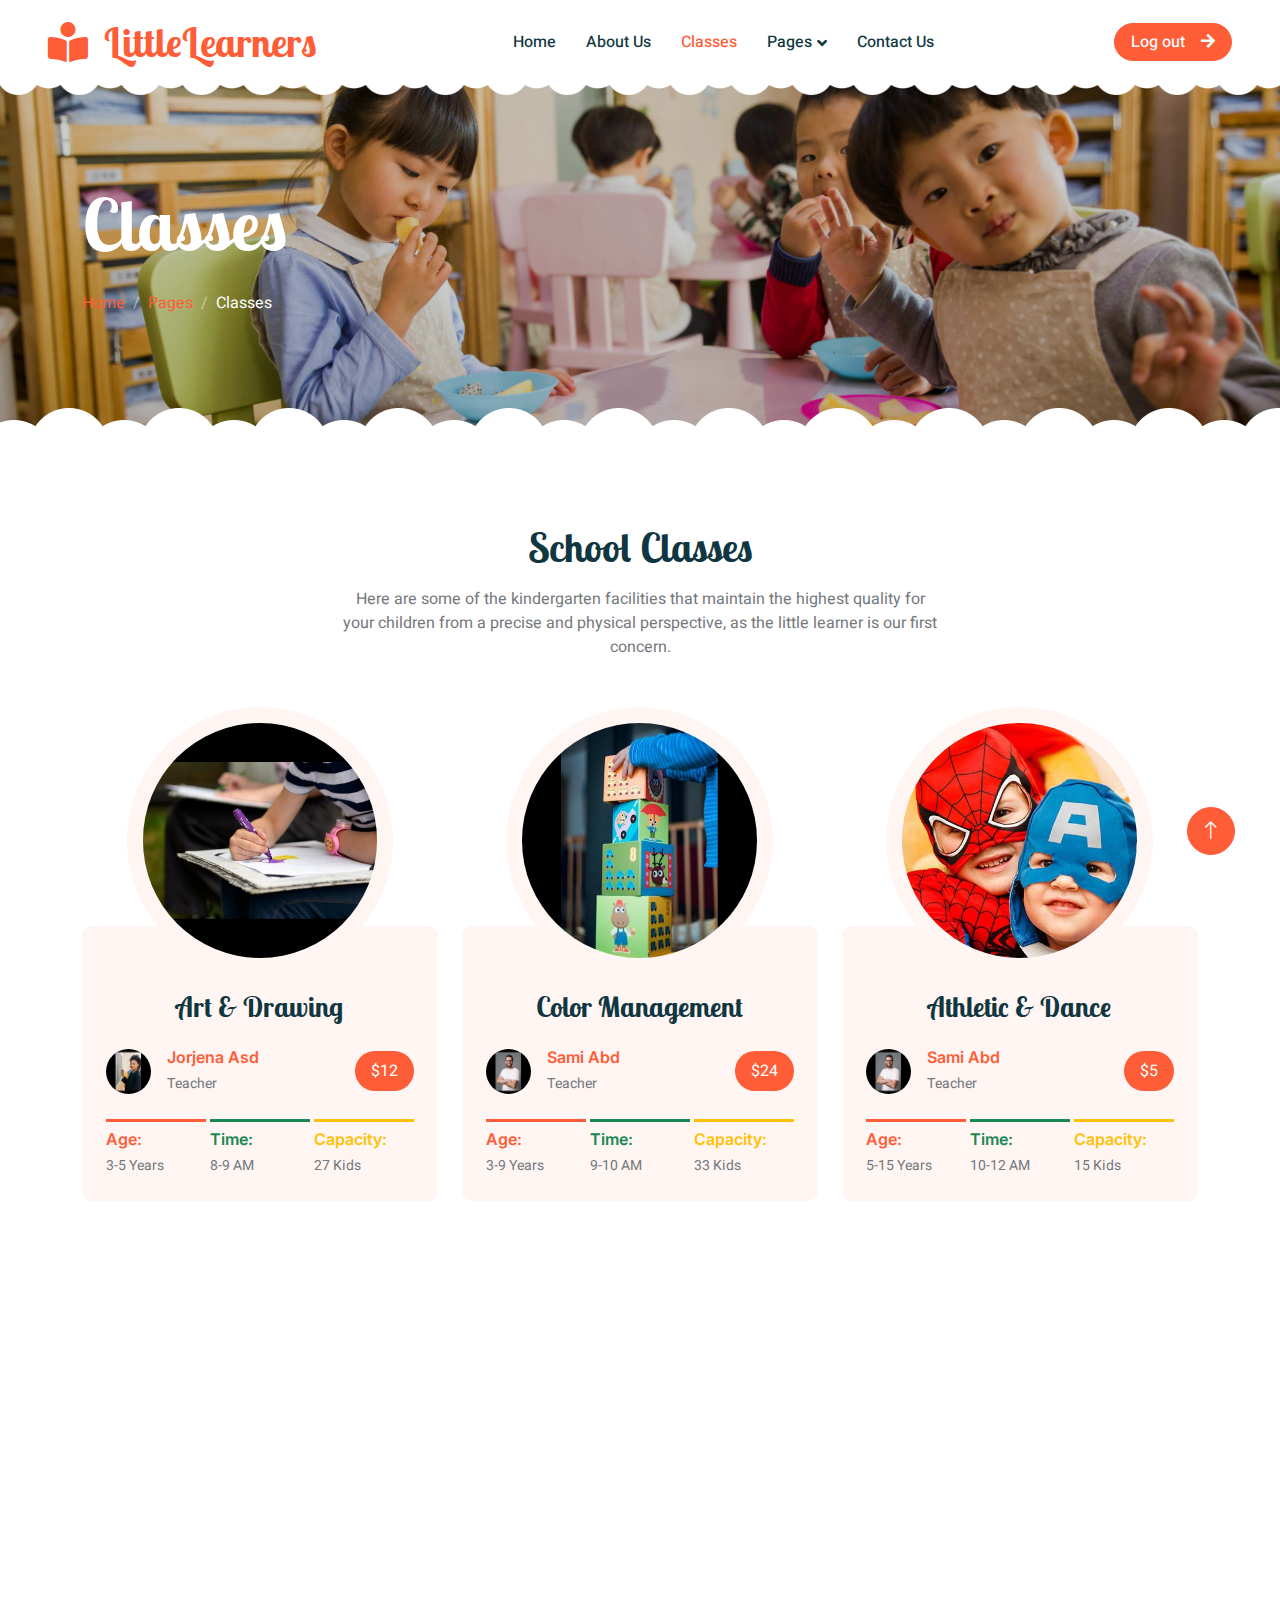
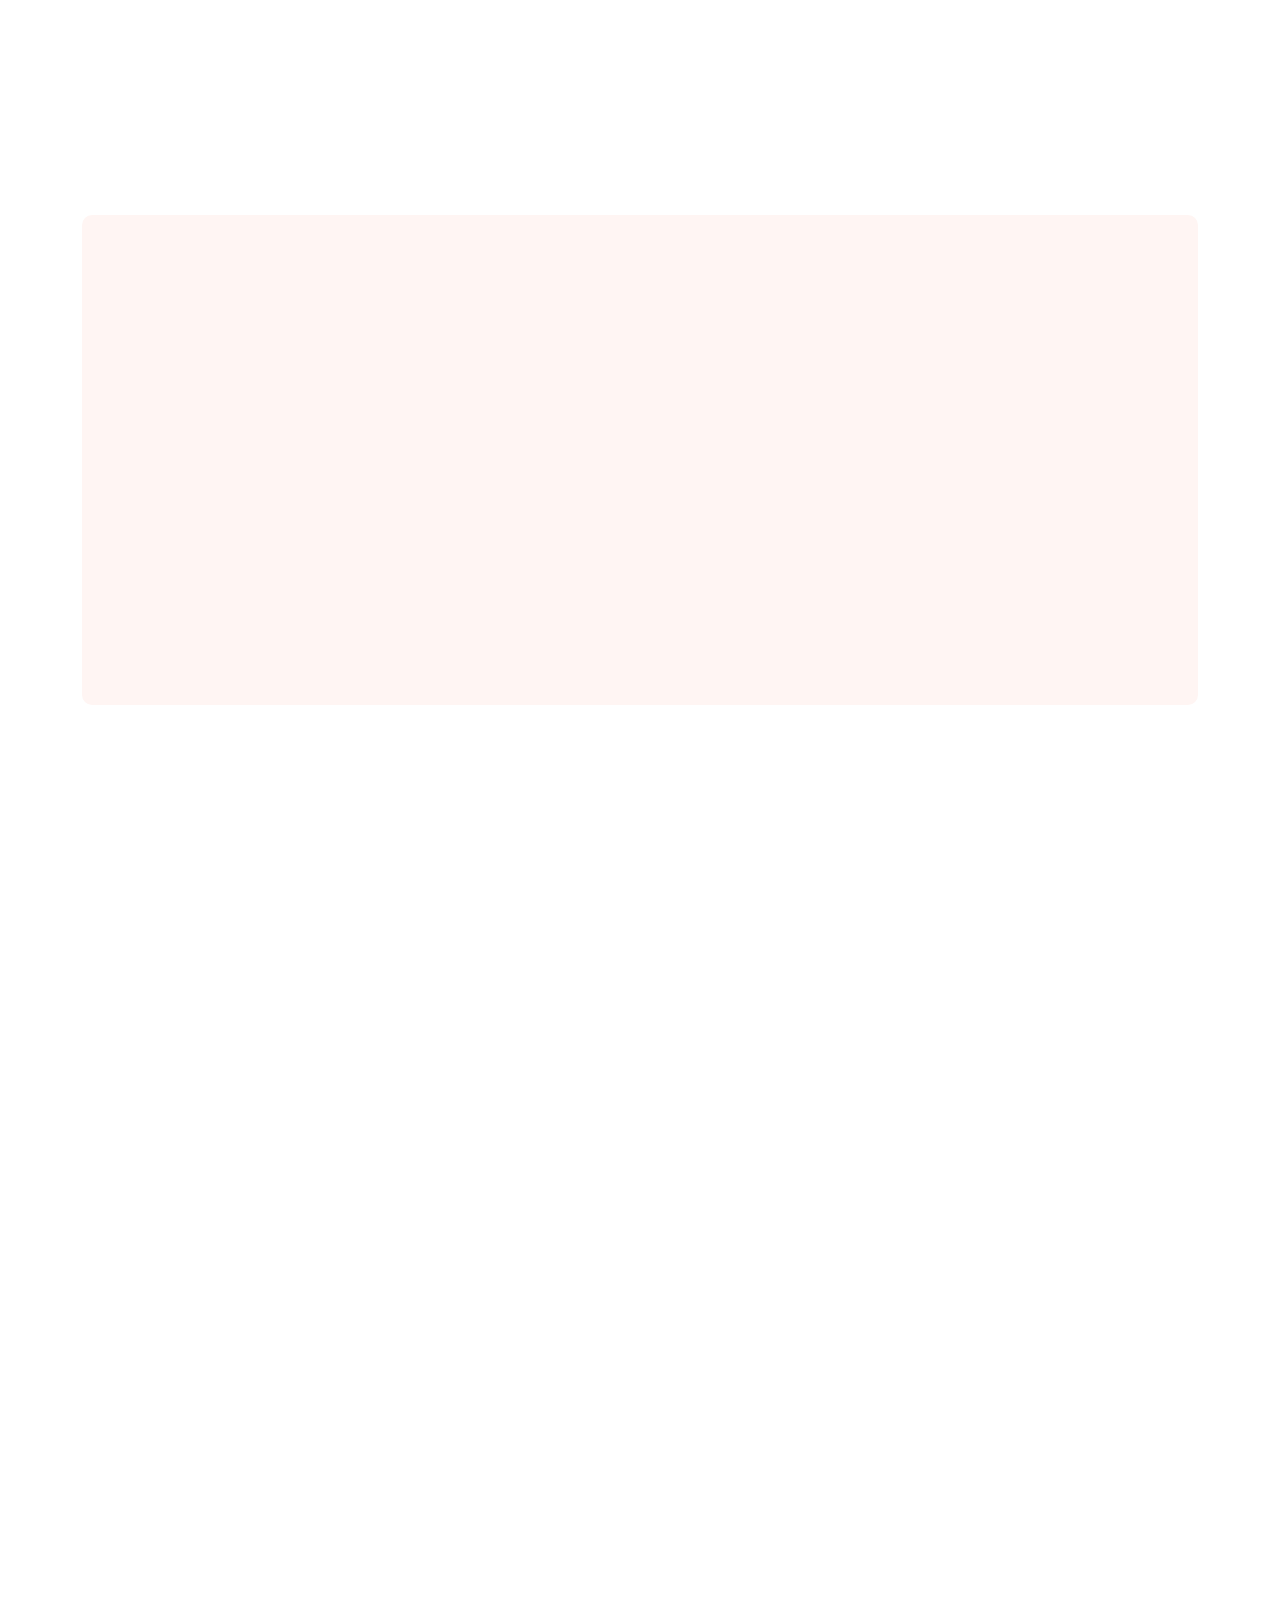
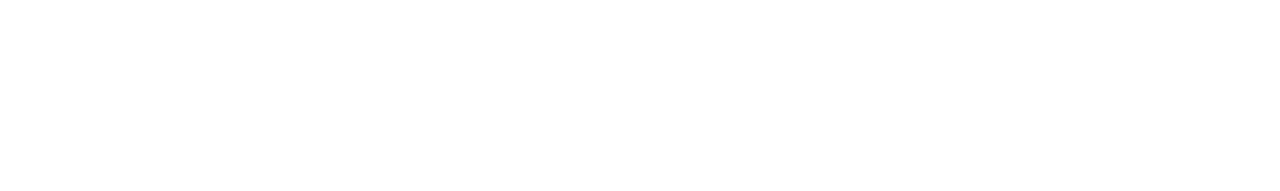
<file: preschool-website-template/classes.html>
<!DOCTYPE html>
<html lang="en">

<head>
    <meta charset="utf-8">
    <title>LittleLearners - Preschool Website  </title>
    <meta content="width=device-width, initial-scale=1.0" name="viewport">
    <meta content="" name="keywords">
    <meta content="" name="description">

    <!-- Favicon -->
    <link href="img/favicon.ico" rel="icon">

    <!-- Google Web Fonts -->
    <link rel="preconnect" href="https://fonts.googleapis.com">
    <link rel="preconnect" href="https://fonts.gstatic.com" crossorigin>
    <link href="https://fonts.googleapis.com/css2?family=Heebo:wght@400;500;600&family=Inter:wght@600&family=Lobster+Two:wght@700&display=swap" rel="stylesheet">
    
    <!-- Icon Font Stylesheet -->
    <link href="https://cdnjs.cloudflare.com/ajax/libs/font-awesome/5.10.0/css/all.min.css" rel="stylesheet">
    <link href="https://cdn.jsdelivr.net/npm/bootstrap-icons@1.4.1/font/bootstrap-icons.css" rel="stylesheet">

    <!-- Libraries Stylesheet -->
    <link href="lib/animate/animate.min.css" rel="stylesheet">
    <link href="lib/owlcarousel/assets/owl.carousel.min.css" rel="stylesheet">

    <!-- Customized Bootstrap Stylesheet -->
    <link href="css/bootstrap.min.css" rel="stylesheet">

    <!--   Stylesheet -->
    <link href="css/style.css" rel="stylesheet">
</head>

<body>
    <div class="container-xxl bg-white p-0">
        <!-- Spinner Start -->
        <div id="spinner" class="show bg-white position-fixed translate-middle w-100 vh-100 top-50 start-50 d-flex align-items-center justify-content-center">
            <div class="spinner-border text-primary" style="width: 3rem; height: 3rem;" role="status">
                <span class="sr-only">Loading...</span>
            </div>
        </div>
        <!-- Spinner End -->


        <!-- Navbar Start -->
        <nav class="navbar navbar-expand-lg bg-white navbar-light sticky-top px-4 px-lg-5 py-lg-0">
            <a href="index.html" class="navbar-brand">
                <h1 class="m-0 text-primary"><i class="fa fa-book-reader me-3"></i>LittleLearners</h1>
            </a>
            <button type="button" class="navbar-toggler" data-bs-toggle="collapse" data-bs-target="#navbarCollapse">
                <span class="navbar-toggler-icon"></span>
            </button>
            <div class="collapse navbar-collapse" id="navbarCollapse">
                <div class="navbar-nav mx-auto">
                    <a href="index.html" class="nav-item nav-link">Home</a>
                    <a href="about.html" class="nav-item nav-link">About Us</a>
                    <a href="classes.html" class="nav-item nav-link active">Classes</a>
                    <div class="nav-item dropdown">
                        <a href="#" class="nav-link dropdown-toggle" data-bs-toggle="dropdown">Pages</a>
                        <div class="dropdown-menu rounded-0 rounded-bottom border-0 shadow-sm m-0">
                            <a href="facility.html" class="dropdown-item">School Facilities</a>
                            <a href="team.html" class="dropdown-item">Popular Teachers</a>
                            <a href="call-to-action.html" class="dropdown-item">Become A Teachers</a>
                            <a href="appointment.html" class="dropdown-item">Make Appointment</a>
                            <a href="testimonial.html" class="dropdown-item">Testimonial</a>
                            <a href="404.php" class="dropdown-item">Admin Page</a>
                        </div>
                    </div>
                    <a href="contact.html" class="nav-item nav-link">Contact Us</a>
                </div>
                <a href="../HTML/Login.php" class="btn btn-primary rounded-pill px-3 d-none d-lg-block">Log out<i class="fa fa-arrow-right ms-3"></i></a>
            </div>
        </nav>
        <!-- Navbar End -->


        <!-- Page Header End -->
        <div class="container-xxl py-5 page-header position-relative mb-5">
            <div class="container py-5">
                <h1 class="display-2 text-white animated slideInDown mb-4">Classes</h1>
                <nav aria-label="breadcrumb animated slideInDown">
                    <ol class="breadcrumb">
                        <li class="breadcrumb-item"><a href="#">Home</a></li>
                        <li class="breadcrumb-item"><a href="#">Pages</a></li>
                        <li class="breadcrumb-item text-white active" aria-current="page">Classes</li>
                    </ol>
                </nav>
            </div>
        </div>
        <!-- Page Header End -->


  <!-- Classes Start -->
  <div class="container-xxl py-5">
    <div class="container">
        <div class="text-center mx-auto mb-5 wow fadeInUp" data-wow-delay="0.1s" style="max-width: 600px;">
            <h1 class="mb-3">School Classes</h1>
            <p>Here are some of the kindergarten facilities that maintain the highest quality for your children from a precise and physical perspective, as the little learner is our first concern.</p>
        </div>
        <div class="row g-4">
            <div class="col-lg-4 col-md-6 wow fadeInUp" data-wow-delay="0.1s">
                <div class="classes-item">
                    <div class="bg-light rounded-circle w-75 mx-auto p-3">
                        <img class="img-fluid rounded-circle" src="img/classes-1.jpg" alt="">
                    </div>
                    <div class="bg-light rounded p-4 pt-5 mt-n5">
                        <a class="d-block text-center h3 mt-3 mb-4" href="">Art & Drawing</a>
                        <div class="d-flex align-items-center justify-content-between mb-4">
                            <div class="d-flex align-items-center">
                                <img class="rounded-circle flex-shrink-0" src="img/team-2.2.jpg" alt="" style="width: 45px; height: 45px;">
                                <div class="ms-3">
                                    <h6 class="text-primary mb-1">Jorjena Asd</h6>
                                    <small>Teacher</small>
                                </div>
                            </div>
                            <span class="bg-primary text-white rounded-pill py-2 px-3" href="">$12</span>
                        </div>
                        <div class="row g-1">
                            <div class="col-4">
                                <div class="border-top border-3 border-primary pt-2">
                                    <h6 class="text-primary mb-1">Age:</h6>
                                    <small>3-5 Years</small>
                                </div>
                            </div>
                            <div class="col-4">
                                <div class="border-top border-3 border-success pt-2">
                                    <h6 class="text-success mb-1">Time:</h6>
                                    <small>8-9 AM</small>
                                </div>
                            </div>
                            <div class="col-4">
                                <div class="border-top border-3 border-warning pt-2">
                                    <h6 class="text-warning mb-1">Capacity:</h6>
                                    <small>27 Kids</small>
                                </div>
                            </div>
                        </div>
                    </div>
                </div>
            </div>
            <div class="col-lg-4 col-md-6 wow fadeInUp" data-wow-delay="0.3s">
                <div class="classes-item">
                    <div class="bg-light rounded-circle w-75 mx-auto p-3">
                        <img class="img-fluid rounded-circle" src="img/classes-2.jpg" alt="">
                    </div>
                    <div class="bg-light rounded p-4 pt-5 mt-n5">
                        <a class="d-block text-center h3 mt-3 mb-4" href="">Color Management</a>
                        <div class="d-flex align-items-center justify-content-between mb-4">
                            <div class="d-flex align-items-center">
                                <img class="rounded-circle flex-shrink-0" src="img/user.jpg" alt="" style="width: 45px; height: 45px;">
                                <div class="ms-3">
                                    <h6 class="text-primary mb-1">Sami Abd</h6>
                                    <small>Teacher</small>
                                </div>
                            </div>
                            <span class="bg-primary text-white rounded-pill py-2 px-3" href="">$24</span>
                        </div>
                        <div class="row g-1">
                            <div class="col-4">
                                <div class="border-top border-3 border-primary pt-2">
                                    <h6 class="text-primary mb-1">Age:</h6>
                                    <small>3-9 Years</small>
                                </div>
                            </div>
                            <div class="col-4">
                                <div class="border-top border-3 border-success pt-2">
                                    <h6 class="text-success mb-1">Time:</h6>
                                    <small>9-10 AM</small>
                                </div>
                            </div>
                            <div class="col-4">
                                <div class="border-top border-3 border-warning pt-2">
                                    <h6 class="text-warning mb-1">Capacity:</h6>
                                    <small>33 Kids</small>
                                </div>
                            </div>
                        </div>
                    </div>
                </div>
            </div>
            <div class="col-lg-4 col-md-6 wow fadeInUp" data-wow-delay="0.5s">
                <div class="classes-item">
                    <div class="bg-light rounded-circle w-75 mx-auto p-3">
                        <img class="img-fluid rounded-circle" src="img/classes-3.jpg" alt="">
                    </div>
                    <div class="bg-light rounded p-4 pt-5 mt-n5">
                        <a class="d-block text-center h3 mt-3 mb-4" href="">Athletic & Dance</a>
                        <div class="d-flex align-items-center justify-content-between mb-4">
                            <div class="d-flex align-items-center">
                                <img class="rounded-circle flex-shrink-0" src="img/user.jpg" alt="" style="width: 45px; height: 45px;">
                                <div class="ms-3">
                                    <h6 class="text-primary mb-1">Sami Abd</h6>
                                    <small>Teacher</small>
                                </div>
                            </div>
                            <span class="bg-primary text-white rounded-pill py-2 px-3" href="">$5</span>
                        </div>
                        <div class="row g-1">
                            <div class="col-4">
                                <div class="border-top border-3 border-primary pt-2">
                                    <h6 class="text-primary mb-1">Age:</h6>
                                    <small>5-15 Years</small>
                                </div>
                            </div>
                            <div class="col-4">
                                <div class="border-top border-3 border-success pt-2">
                                    <h6 class="text-success mb-1">Time:</h6>
                                    <small>10-12 AM</small>
                                </div>
                            </div>
                            <div class="col-4">
                                <div class="border-top border-3 border-warning pt-2">
                                    <h6 class="text-warning mb-1">Capacity:</h6>
                                    <small>15 Kids</small>
                                </div>
                            </div>
                        </div>
                    </div>
                </div>
            </div>
            <div class="col-lg-4 col-md-6 wow fadeInUp" data-wow-delay="0.1s">
                <div class="classes-item">
                    <div class="bg-light rounded-circle w-75 mx-auto p-3">
                        <img class="img-fluid rounded-circle" src="img/classes-4.jpg" alt="">
                    </div>
                    <div class="bg-light rounded p-4 pt-5 mt-n5">
                        <a class="d-block text-center h3 mt-3 mb-4" href="">Language & Speaking</a>
                        <div class="d-flex align-items-center justify-content-between mb-4">
                            <div class="d-flex align-items-center">
                                <img class="rounded-circle flex-shrink-0" src="img/team-1.1.jpg" alt="" style="width: 45px; height: 45px;">
                                <div class="ms-3">
                                    <h6 class="text-primary mb-1">Mariea Moa</h6>
                                    <small>Teacher</small>
                                </div>
                            </div>
                            <span class="bg-primary text-white rounded-pill py-2 px-3" href="">$20</span>
                        </div>
                        <div class="row g-1">
                            <div class="col-4">
                                <div class="border-top border-3 border-primary pt-2">
                                    <h6 class="text-primary mb-1">Age:</h6>
                                    <small>10-16 Years</small>
                                </div>
                            </div>
                            <div class="col-4">
                                <div class="border-top border-3 border-success pt-2">
                                    <h6 class="text-success mb-1">Time:</h6>
                                    <small>1-2 PM</small>
                                </div>
                            </div>
                            <div class="col-4">
                                <div class="border-top border-3 border-warning pt-2">
                                    <h6 class="text-warning mb-1">Capacity:</h6>
                                    <small>30 Kids</small>
                                </div>
                            </div>
                        </div>
                    </div>
                </div>
            </div>
            <div class="col-lg-4 col-md-6 wow fadeInUp" data-wow-delay="0.3s">
                <div class="classes-item">
                    <div class="bg-light rounded-circle w-75 mx-auto p-3">
                        <img class="img-fluid rounded-circle" src="img/classes-5.jpg" alt="">
                    </div>
                    <div class="bg-light rounded p-4 pt-5 mt-n5">
                        <a class="d-block text-center h3 mt-3 mb-4" href="">Religion & History</a>
                        <div class="d-flex align-items-center justify-content-between mb-4">
                            <div class="d-flex align-items-center">
                                <img class="rounded-circle flex-shrink-0" src="img/team-2.2.jpg" alt="" style="width: 45px; height: 45px;">
                                <div class="ms-3">
                                    <h6 class="text-primary mb-1">Jorjena Asd</h6>
                                    <small>Teacher</small>
                                </div>
                            </div>
                            <span class="bg-primary text-white rounded-pill py-2 px-3" href="">$21</span>
                        </div>
                        <div class="row g-1">
                            <div class="col-4">
                                <div class="border-top border-3 border-primary pt-2">
                                    <h6 class="text-primary mb-1">Age:</h6>
                                    <small>3-5 Years</small>
                                </div>
                            </div>
                            <div class="col-4">
                                <div class="border-top border-3 border-success pt-2">
                                    <h6 class="text-success mb-1">Time:</h6>
                                    <small>2-3 PM</small>
                                </div>
                            </div>
                            <div class="col-4">
                                <div class="border-top border-3 border-warning pt-2">
                                    <h6 class="text-warning mb-1">Capacity:</h6>
                                    <small>20 Kids</small>
                                </div>
                            </div>
                        </div>
                    </div>
                </div>
            </div>
            <div class="col-lg-4 col-md-6 wow fadeInUp" data-wow-delay="0.5s">
                <div class="classes-item">
                    <div class="bg-light rounded-circle w-75 mx-auto p-3">
                        <img class="img-fluid rounded-circle" src="img/classes-6.jpg" alt="">
                    </div>
                    <div class="bg-light rounded p-4 pt-5 mt-n5">
                        <a class="d-block text-center h3 mt-3 mb-4" href="">General Knowledge</a>
                        <div class="d-flex align-items-center justify-content-between mb-4">
                            <div class="d-flex align-items-center">
                                <img class="rounded-circle flex-shrink-0" src="img/team-1.1.jpg" alt="" style="width: 45px; height: 45px;">
                                <div class="ms-3">
                                    <h6 class="text-primary mb-1">Mariea Moa</h6>
                                    <small>Teacher</small>
                                </div>
                            </div>
                            <span class="bg-primary text-white rounded-pill py-2 px-3" href="">$15</span>
                        </div>
                        <div class="row g-1">
                            <div class="col-4">
                                <div class="border-top border-3 border-primary pt-2">
                                    <h6 class="text-primary mb-1">Age:</h6>
                                    <small>3-5 Years</small>
                                </div>
                            </div>
                            <div class="col-4">
                                <div class="border-top border-3 border-success pt-2">
                                    <h6 class="text-success mb-1">Time:</h6>
                                    <small>4-5 PM</small>
                                </div>
                            </div>
                            <div class="col-4">
                                <div class="border-top border-3 border-warning pt-2">
                                    <h6 class="text-warning mb-1">Capacity:</h6>
                                    <small>10 Kids</small>
                                </div>
                            </div>
                        </div>
                    </div>
                </div>
            </div>
        </div>
    </div>
</div>
<!-- Classes End -->


        <!-- Appointment Start -->
        <div class="container-xxl py-5">
            <div class="container">
                <div class="bg-light rounded">
                    <div class="row g-0">
                        <div class="col-lg-6 wow fadeIn" data-wow-delay="0.1s">
                            <div class="h-100 d-flex flex-column justify-content-center p-5">
                                <h1 class="mb-4">Make Appointment</h1>
                                <form>
                                    <div class="row g-3">
                                        <div class="col-sm-6">
                                            <div class="form-floating">
                                                <input type="text" class="form-control border-0" id="gname" placeholder="Gurdian Name">
                                                <label for="gname">Gurdian Name</label>
                                            </div>
                                        </div>
                                        <div class="col-sm-6">
                                            <div class="form-floating">
                                                <input type="email" class="form-control border-0" id="gmail" placeholder="Gurdian Email">
                                                <label for="gmail">Gurdian Email</label>
                                            </div>
                                        </div>
                                        <div class="col-sm-6">
                                            <div class="form-floating">
                                                <input type="text" class="form-control border-0" id="cname" placeholder="Child Name">
                                                <label for="cname">Child Name</label>
                                            </div>
                                        </div>
                                        <div class="col-sm-6">
                                            <div class="form-floating">
                                                <input type="text" class="form-control border-0" id="cage" placeholder="Child Age">
                                                <label for="cage">Child Age</label>
                                            </div>
                                        </div>
                                        <div class="col-12">
                                            <div class="form-floating">
                                                <textarea class="form-control border-0" placeholder="Leave a message here" id="message" style="height: 100px"></textarea>
                                                <label for="message">Message</label>
                                            </div>
                                        </div>
                                        <div class="col-12">
                                            <button class="btn btn-primary w-100 py-3" type="submit">Submit</button>
                                        </div>
                                    </div>
                                </form>
                            </div>
                        </div>
                        <div class="col-lg-6 wow fadeIn" data-wow-delay="0.5s" style="min-height: 400px;">
                            <div class="position-relative h-100">
                                <img class="position-absolute w-100 h-100 rounded" src="img/appointment.jpg" style="object-fit: cover;">
                            </div>
                        </div>
                    </div>
                </div>
            </div>
        </div>
        <!-- Appointment End -->


        <div class="container-xxl py-5">
            <div class="container">
                <div class="text-center mx-auto mb-5 wow fadeInUp" data-wow-delay="0.1s" style="max-width: 600px;">
                    <h1 class="mb-3">Our Clients Say!</h1>
                    <p>This is an overview of our dear participants who left their beautiful mark in our kindergarten for our Little learners.</p>
                </div>
                <div class="owl-carousel testimonial-carousel wow fadeInUp" data-wow-delay="0.1s">
                    <div class="testimonial-item bg-light rounded p-5">
                        <p class="fs-5">I must say that they are very honest in keeping our childreen safe and far away from dangours.</p>
                        <div class="d-flex align-items-center bg-white me-n5" style="border-radius: 50px 0 0 50px;">
                            <img class="img-fluid flex-shrink-0 rounded-circle" src="img/testimonial-1.jpg" style="width: 90px; height: 90px;">
                            <div class="ps-3">
                                <h3 class="mb-1">Sally Hamed</h3>
                                <span>Engineer</span>
                            </div>
                            <i class="fa fa-quote-right fa-3x text-primary ms-auto d-none d-sm-flex" style="padding-right: 20px;"></i>
                        </div>
                    </div>
                    <div class="testimonial-item bg-light rounded p-5">
                        <p class="fs-5">I put my child only for two month and I'm really seeing alot of differences on his way of thinking.</p>
                        <div class="d-flex align-items-center bg-white me-n5" style="border-radius: 50px 0 0 50px;">
                            <img class="img-fluid flex-shrink-0 rounded-circle" src="img/testimonial-2.jpg" style="width: 90px; height: 90px;">
                            <div class="ps-3">
                                <h3 class="mb-1">Ahmad Abrahm</h3>
                                <span>Doctor</span>
                            </div>
                            <i class="fa fa-quote-right fa-3x text-primary ms-auto d-none d-sm-flex" style="padding-right: 20px;"></i>
                        </div>
                    </div>
                    <div class="testimonial-item bg-light rounded p-5">
                        <p class="fs-5">They have a really good teachers and well-desinged Kindergarten</p>
                        <div class="d-flex align-items-center bg-white me-n5" style="border-radius: 50px 0 0 50px;">
                            <img class="img-fluid flex-shrink-0 rounded-circle" src="img/testimonial-3.jpg" style="width: 90px; height: 90px;">
                            <div class="ps-3">
                                <h3 class="mb-1">Sufia Masoud</h3>
                                <span>Pilot</span>
                            </div>
                            <i class="fa fa-quote-right fa-3x text-primary ms-auto d-none d-sm-flex" style="padding-right: 20px;"></i>
                        </div>
                    </div>
                </div>
            </div>
        </div>
        <!-- Testimonial End -->


        <!-- Footer Start -->
        <div class="container-fluid bg-dark text-white-50 footer pt-5 mt-5 wow fadeIn" data-wow-delay="0.1s">
            <div class="container py-5">
                <div class="row g-5">
                    <div class="col-lg-3 col-md-6">
                        <h3 class="text-white mb-4">Get In Touch</h3>
                        <p class="mb-2"><i class="fa fa-map-marker-alt me-3"></i>69 Street, Jenin, Palestine</p>
                        <p class="mb-2"><i class="fa fa-phone-alt me-3"></i>+970 594 971026</p>
                        <p class="mb-2"><i class="fa fa-envelope me-3"></i>LittleLearnerns@job.com</p>
                        <div class="d-flex pt-2">
                            <a class="btn btn-outline-light btn-social" href=""><i class="fab fa-twitter"></i></a>
                            <a class="btn btn-outline-light btn-social" href=""><i class="fab fa-facebook-f"></i></a>
                            <a class="btn btn-outline-light btn-social" href=""><i class="fab fa-youtube"></i></a>
                            <a class="btn btn-outline-light btn-social" href=""><i class="fab fa-linkedin-in"></i></a>
                        </div>
                    </div>
                    <div class="col-lg-3 col-md-6">
                        <h3 class="text-white mb-4">Quick Links</h3>
                        <a class="btn btn-link text-white-50" href="">About Us</a>
                        <a class="btn btn-link text-white-50" href="">Contact Us</a>
                        <a class="btn btn-link text-white-50" href="">Our Services</a>
                        <a class="btn btn-link text-white-50" href="">Privacy Policy</a>
                        <a class="btn btn-link text-white-50" href="">Terms & Condition</a>
                    </div>
                    <div class="col-lg-3 col-md-6">
                        <h3 class="text-white mb-4">Photo Gallery</h3>
                        <div class="row g-2 pt-2">
                            <div class="col-4">
                                <img class="img-fluid rounded bg-light p-1" src="img/classes-1.jpg" alt="">
                            </div>
                            <div class="col-4">
                                <img class="img-fluid rounded bg-light p-1" src="img/classes-2.jpg" alt="">
                            </div>
                            <div class="col-4">
                                <img class="img-fluid rounded bg-light p-1" src="img/classes-3.jpg" alt="">
                            </div>
                            <div class="col-4">
                                <img class="img-fluid rounded bg-light p-1" src="img/classes-4.jpg" alt="">
                            </div>
                            <div class="col-4">
                                <img class="img-fluid rounded bg-light p-1" src="img/classes-5.jpg" alt="">
                            </div>
                            <div class="col-4">
                                <img class="img-fluid rounded bg-light p-1" src="img/classes-6.jpg" alt="">
                            </div>
                        </div>
                    </div>
                    <div class="col-lg-3 col-md-6">
                        <h3 class="text-white mb-4">Newsletter</h3>
                        <p>WE will close on Monday.</p>
                    </div>
                </div>
            </div>
            <div class="container">
                <div class="copyright">
                    <div class="row">
                        <div class="col-md-6 text-center text-md-start mb-3 mb-md-0">
                            &copy; <a class="border-bottom" href="#">LittleLearners</a>, All Right Reserved. 

                        </div>
                        <div class="col-md-6 text-center text-md-end">
                            <div class="footer-menu">
                                <a href="">Home</a>
                                <a href="">Cookies</a>
                                <a href="">Help</a>
                                <a href="">FQAs</a>
                            </div>
                        </div>
                    </div>
                </div>
            </div>
        </div>
        <!-- Footer End -->


        <!-- Back to Top -->
        <a href="#" class="btn btn-lg btn-primary btn-lg-square back-to-top"><i class="bi bi-arrow-up"></i></a>
    </div>

    <!-- JavaScript Libraries -->
    <script src="https://code.jquery.com/jquery-3.4.1.min.js"></script>
    <script src="https://cdn.jsdelivr.net/npm/bootstrap@5.0.0/dist/js/bootstrap.bundle.min.js"></script>
    <script src="lib/wow/wow.min.js"></script>
    <script src="lib/easing/easing.min.js"></script>
    <script src="lib/waypoints/waypoints.min.js"></script>
    <script src="lib/owlcarousel/owl.carousel.min.js"></script>

    <!--   Javascript -->
    <script src="js/main.js"></script>
</body>

</html>
</file>
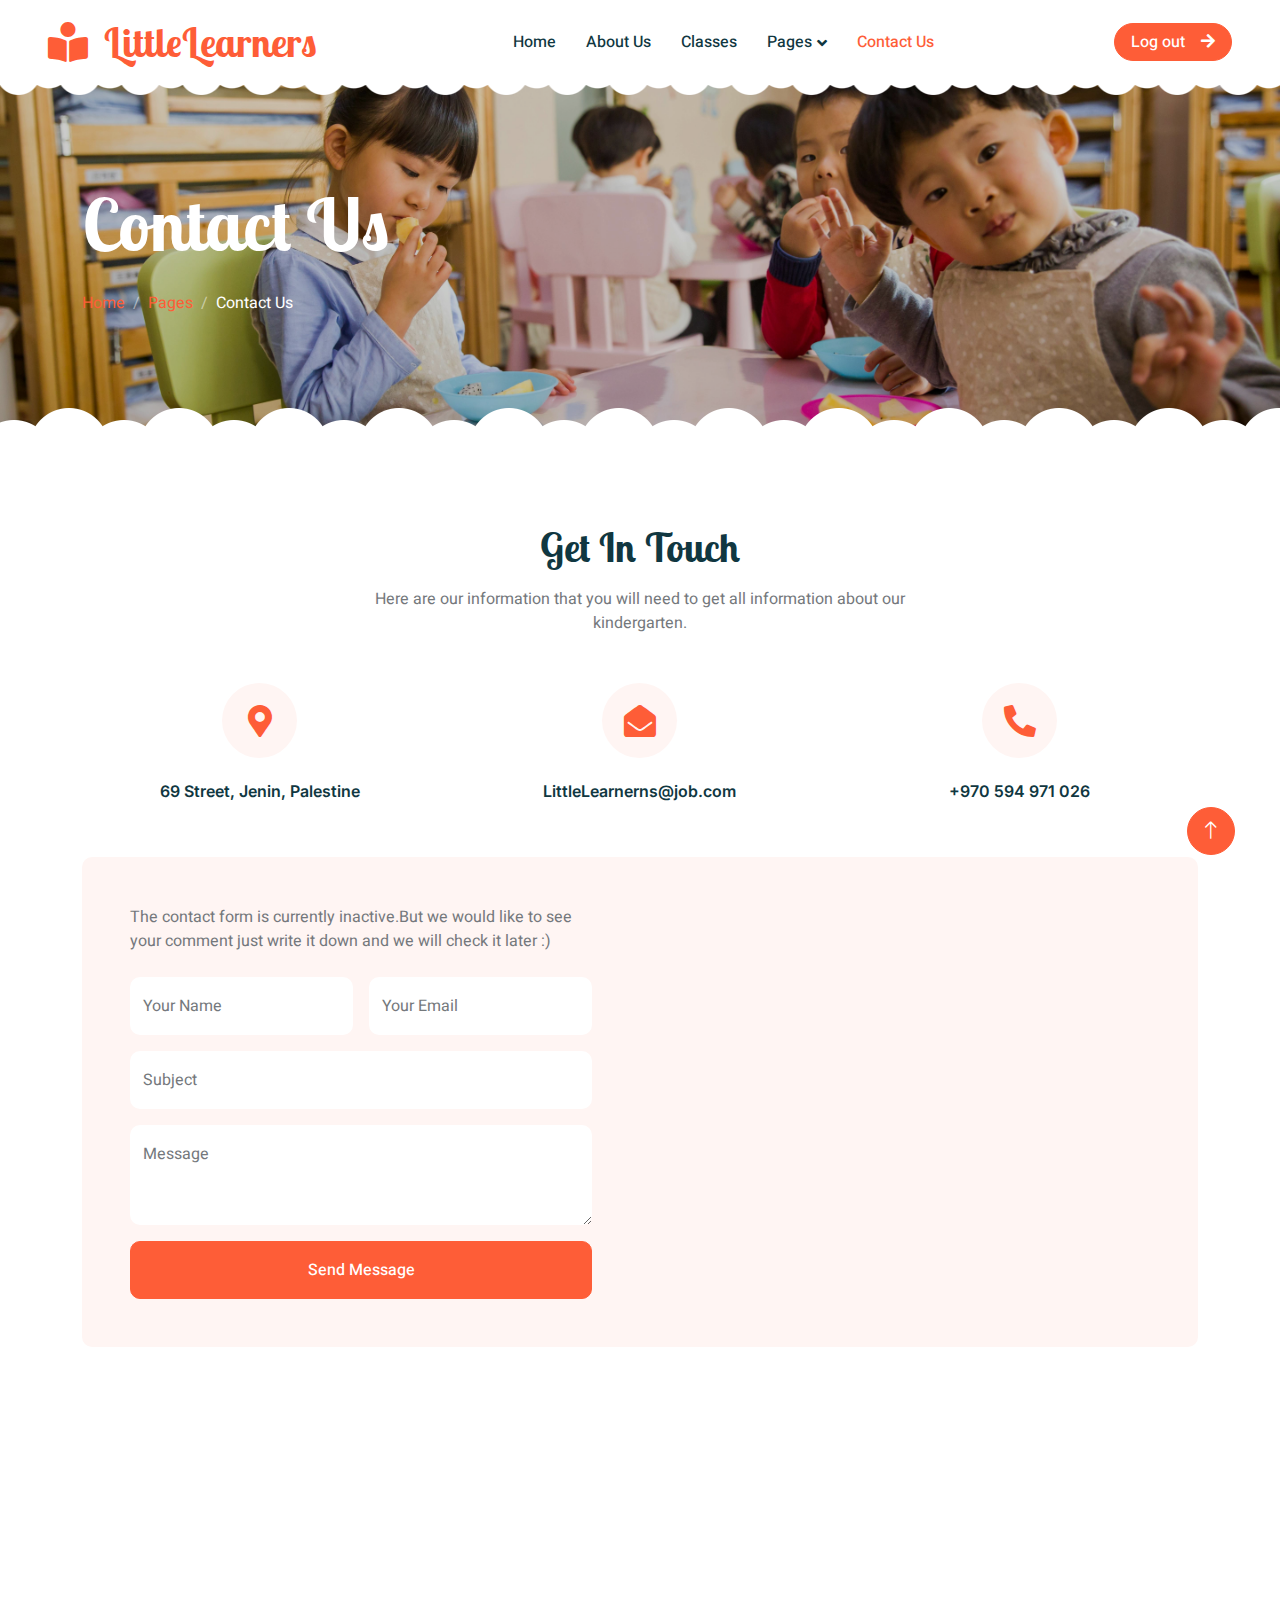
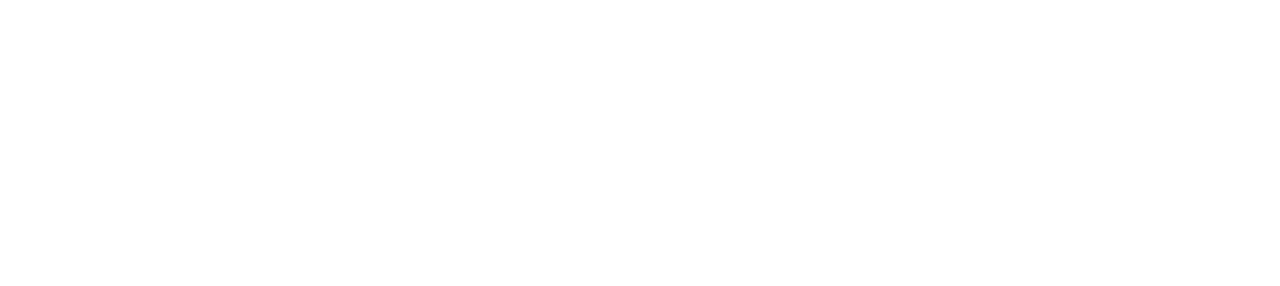
<file: preschool-website-template/contact.html>
<!DOCTYPE html>
<html lang="en">

<head>
    <meta charset="utf-8">
    <title>LittleLearners - Preschool Website  </title>
    <meta content="width=device-width, initial-scale=1.0" name="viewport">
    <meta content="" name="keywords">
    <meta content="" name="description">

    <!-- Favicon -->
    <link href="img/favicon.ico" rel="icon">

    <!-- Google Web Fonts -->
    <link rel="preconnect" href="https://fonts.googleapis.com">
    <link rel="preconnect" href="https://fonts.gstatic.com" crossorigin>
    <link href="https://fonts.googleapis.com/css2?family=Heebo:wght@400;500;600&family=Inter:wght@600&family=Lobster+Two:wght@700&display=swap" rel="stylesheet">
    
    <!-- Icon Font Stylesheet -->
    <link href="https://cdnjs.cloudflare.com/ajax/libs/font-awesome/5.10.0/css/all.min.css" rel="stylesheet">
    <link href="https://cdn.jsdelivr.net/npm/bootstrap-icons@1.4.1/font/bootstrap-icons.css" rel="stylesheet">

    <!-- Libraries Stylesheet -->
    <link href="lib/animate/animate.min.css" rel="stylesheet">
    <link href="lib/owlcarousel/assets/owl.carousel.min.css" rel="stylesheet">

    <!-- Customized Bootstrap Stylesheet -->
    <link href="css/bootstrap.min.css" rel="stylesheet">

    <!--   Stylesheet -->
    <link href="css/style.css" rel="stylesheet">
</head>

<body>
    <div class="container-xxl bg-white p-0">
        <!-- Spinner Start -->
        <div id="spinner" class="show bg-white position-fixed translate-middle w-100 vh-100 top-50 start-50 d-flex align-items-center justify-content-center">
            <div class="spinner-border text-primary" style="width: 3rem; height: 3rem;" role="status">
                <span class="sr-only">Loading...</span>
            </div>
        </div>
        <!-- Spinner End -->


        <!-- Navbar Start -->
        <nav class="navbar navbar-expand-lg bg-white navbar-light sticky-top px-4 px-lg-5 py-lg-0">
            <a href="index.html" class="navbar-brand">
                <h1 class="m-0 text-primary"><i class="fa fa-book-reader me-3"></i>LittleLearners</h1>
            </a>
            <button type="button" class="navbar-toggler" data-bs-toggle="collapse" data-bs-target="#navbarCollapse">
                <span class="navbar-toggler-icon"></span>
            </button>
            <div class="collapse navbar-collapse" id="navbarCollapse">
                <div class="navbar-nav mx-auto">
                    <a href="index.html" class="nav-item nav-link">Home</a>
                    <a href="about.html" class="nav-item nav-link">About Us</a>
                    <a href="classes.html" class="nav-item nav-link">Classes</a>
                    <div class="nav-item dropdown">
                        <a href="#" class="nav-link dropdown-toggle" data-bs-toggle="dropdown">Pages</a>
                        <div class="dropdown-menu rounded-0 rounded-bottom border-0 m-0">
                            <a href="facility.html" class="dropdown-item">School Facilities</a>
                            <a href="team.html" class="dropdown-item">Popular Teachers</a>
                            <a href="call-to-action.html" class="dropdown-item">Become A Teachers</a>
                            <a href="appointment.html" class="dropdown-item">Make Appointment</a>
                            <a href="testimonial.html" class="dropdown-item">Testimonial</a>
                            <a href="404.php" class="dropdown-item">Admin Page</a>
                        </div>
                    </div>
                    <a href="contact.html" class="nav-item nav-link active">Contact Us</a>
                </div>
                <a href="../HTML/Login.php" class="btn btn-primary rounded-pill px-3 d-none d-lg-block">Log out<i class="fa fa-arrow-right ms-3"></i></a>
            </div>
        </nav>
        <!-- Navbar End -->


        <!-- Page Header End -->
        <div class="container-xxl py-5 page-header position-relative mb-5">
            <div class="container py-5">
                <h1 class="display-2 text-white animated slideInDown mb-4">Contact Us</h1>
                <nav aria-label="breadcrumb animated slideInDown">
                    <ol class="breadcrumb">
                        <li class="breadcrumb-item"><a href="#">Home</a></li>
                        <li class="breadcrumb-item"><a href="#">Pages</a></li>
                        <li class="breadcrumb-item text-white active" aria-current="page">Contact Us</li>
                    </ol>
                </nav>
            </div>
        </div>
        <!-- Page Header End -->


        <!-- Contact Start -->
        <div class="container-xxl py-5">
            <div class="container">
                <div class="text-center mx-auto mb-5 wow fadeInUp" data-wow-delay="0.1s" style="max-width: 600px;">
                    <h1 class="mb-3">Get In Touch</h1>
                    <p>Here are our information that you will need to get all information about our kindergarten.</p>
                </div>
                <div class="row g-4 mb-5">
                    <div class="col-md-6 col-lg-4 text-center wow fadeInUp" data-wow-delay="0.1s">
                        <div class="bg-light rounded-circle d-inline-flex align-items-center justify-content-center mb-4" style="width: 75px; height: 75px;">
                            <i class="fa fa-map-marker-alt fa-2x text-primary"></i>
                        </div>
                        <h6>69 Street, Jenin, Palestine</h6>
                    </div>
                    <div class="col-md-6 col-lg-4 text-center wow fadeInUp" data-wow-delay="0.3s">
                        <div class="bg-light rounded-circle d-inline-flex align-items-center justify-content-center mb-4" style="width: 75px; height: 75px;">
                            <i class="fa fa-envelope-open fa-2x text-primary"></i>
                        </div>
                        <h6>LittleLearnerns@job.com</h6>
                    </div>
                    <div class="col-md-6 col-lg-4 text-center wow fadeInUp" data-wow-delay="0.5s">
                        <div class="bg-light rounded-circle d-inline-flex align-items-center justify-content-center mb-4" style="width: 75px; height: 75px;">
                            <i class="fa fa-phone-alt fa-2x text-primary"></i>
                        </div>
                        <h6>+970 594 971 026</h6>
                    </div>
                </div>
                <div class="bg-light rounded">
                    <div class="row g-0">
                        <div class="col-lg-6 wow fadeIn" data-wow-delay="0.1s">
                            <div class="h-100 d-flex flex-column justify-content-center p-5">
                                <p class="mb-4">The contact form is currently inactive.But we would like to see your comment just write it down and we will check it later :)</p>
                                <form>
                                    <div class="row g-3">
                                        <div class="col-sm-6">
                                            <div class="form-floating">
                                                <input type="text" class="form-control border-0" id="name" placeholder="Your Name">
                                                <label for="name">Your Name</label>
                                            </div>
                                        </div>
                                        <div class="col-sm-6">
                                            <div class="form-floating">
                                                <input type="email" class="form-control border-0" id="email" placeholder="Your Email">
                                                <label for="email">Your Email</label>
                                            </div>
                                        </div>
                                        <div class="col-12">
                                            <div class="form-floating">
                                                <input type="text" class="form-control border-0" id="subject" placeholder="Subject">
                                                <label for="subject">Subject</label>
                                            </div>
                                        </div>
                                        <div class="col-12">
                                            <div class="form-floating">
                                                <textarea class="form-control border-0" placeholder="Leave a message here" id="message" style="height: 100px"></textarea>
                                                <label for="message">Message</label>
                                            </div>
                                        </div>
                                        <div class="col-12">
                                            <button class="btn btn-primary w-100 py-3" type="submit">Send Message</button>
                                        </div>
                                    </div>
                                </form>
                            </div>
                        </div>
                        <div class="col-lg-6 wow fadeIn" data-wow-delay="0.5s" style="min-height: 400px;">
                            <div class="position-relative h-100">
                                <iframe class="position-relative rounded w-100 h-100"
                                src="https://www.google.com/maps/embed?pb=!1m18!1m12!1m3!1d3393.5727408295014!2d35.27941681616888!3d32.46485818105114!2m3!1f0!2f0!3f0!3m2!1i1024!2i768!4f13.1!3m3!1m2!1s0x151c408d7ef57ba7%3A0x7d56e2e0a6bdf473!2sJenin!5e0!3m2!1sen!2sbd!4v1603794290143!5m2!1sen!2sbd"
                                frameborder="0" style="min-height: 400px; border:0;" allowfullscreen="" aria-hidden="false" tabindex="0"></iframe>
                            </div>
                            
                        </div>
                    </div>
                </div>
            </div>
        </div>
        <!-- Contact End -->


                <!-- Footer Start -->
                <div class="container-fluid bg-dark text-white-50 footer pt-5 mt-5 wow fadeIn" data-wow-delay="0.1s">
                    <div class="container py-5">
                        <div class="row g-5">
                            <div class="col-lg-3 col-md-6">
                                <h3 class="text-white mb-4">Get In Touch</h3>
                                <p class="mb-2"><i class="fa fa-map-marker-alt me-3"></i>69 Street, Jenin, Palestine</p>
                                <p class="mb-2"><i class="fa fa-phone-alt me-3"></i>+970 594 971026</p>
                                <p class="mb-2"><i class="fa fa-envelope me-3"></i>LittleLearnerns@job.com</p>
                                <div class="d-flex pt-2">
                                    <a class="btn btn-outline-light btn-social" href=""><i class="fab fa-twitter"></i></a>
                                    <a class="btn btn-outline-light btn-social" href=""><i class="fab fa-facebook-f"></i></a>
                                    <a class="btn btn-outline-light btn-social" href=""><i class="fab fa-youtube"></i></a>
                                    <a class="btn btn-outline-light btn-social" href=""><i class="fab fa-linkedin-in"></i></a>
                                </div>
                            </div>
                            <div class="col-lg-3 col-md-6">
                                <h3 class="text-white mb-4">Quick Links</h3>
                                <a class="btn btn-link text-white-50" href="">About Us</a>
                                <a class="btn btn-link text-white-50" href="">Contact Us</a>
                                <a class="btn btn-link text-white-50" href="">Our Services</a>
                                <a class="btn btn-link text-white-50" href="">Privacy Policy</a>
                                <a class="btn btn-link text-white-50" href="">Terms & Condition</a>
                            </div>
                            <div class="col-lg-3 col-md-6">
                                <h3 class="text-white mb-4">Photo Gallery</h3>
                                <div class="row g-2 pt-2">
                                    <div class="col-4">
                                        <img class="img-fluid rounded bg-light p-1" src="img/classes-1.jpg" alt="">
                                    </div>
                                    <div class="col-4">
                                        <img class="img-fluid rounded bg-light p-1" src="img/classes-2.jpg" alt="">
                                    </div>
                                    <div class="col-4">
                                        <img class="img-fluid rounded bg-light p-1" src="img/classes-3.jpg" alt="">
                                    </div>
                                    <div class="col-4">
                                        <img class="img-fluid rounded bg-light p-1" src="img/classes-4.jpg" alt="">
                                    </div>
                                    <div class="col-4">
                                        <img class="img-fluid rounded bg-light p-1" src="img/classes-5.jpg" alt="">
                                    </div>
                                    <div class="col-4">
                                        <img class="img-fluid rounded bg-light p-1" src="img/classes-6.jpg" alt="">
                                    </div>
                                </div>
                            </div>
                            <div class="col-lg-3 col-md-6">
                                <h3 class="text-white mb-4">Newsletter</h3>
                                <p>We will close on Monday.</p>
        
                            </div>
                        </div>
                    </div>
                    <div class="container">
                        <div class="copyright">
                            <div class="row">
                                <div class="col-md-6 text-center text-md-start mb-3 mb-md-0">
                                    &copy; <a class="border-bottom" href="#">LittleLearners</a>, All Right Reserved. 
                                    
        
                                </div>
                                <div class="col-md-6 text-center text-md-end">
                                    <div class="footer-menu">
                                        <a href="">Home</a>
                                        <a href="">Cookies</a>
                                        <a href="">Help</a>
                                        <a href="">FQAs</a>
                                    </div>
                                </div>
                            </div>
                        </div>
                    </div>
                </div>
                <!-- Footer End -->


        <!-- Back to Top -->
        <a href="#" class="btn btn-lg btn-primary btn-lg-square back-to-top"><i class="bi bi-arrow-up"></i></a>
    </div>

    <!-- JavaScript Libraries -->
    <script src="https://code.jquery.com/jquery-3.4.1.min.js"></script>
    <script src="https://cdn.jsdelivr.net/npm/bootstrap@5.0.0/dist/js/bootstrap.bundle.min.js"></script>
    <script src="lib/wow/wow.min.js"></script>
    <script src="lib/easing/easing.min.js"></script>
    <script src="lib/waypoints/waypoints.min.js"></script>
    <script src="lib/owlcarousel/owl.carousel.min.js"></script>

    <!--   Javascript -->
    <script src="js/main.js"></script>
</body>

</html>
</file>
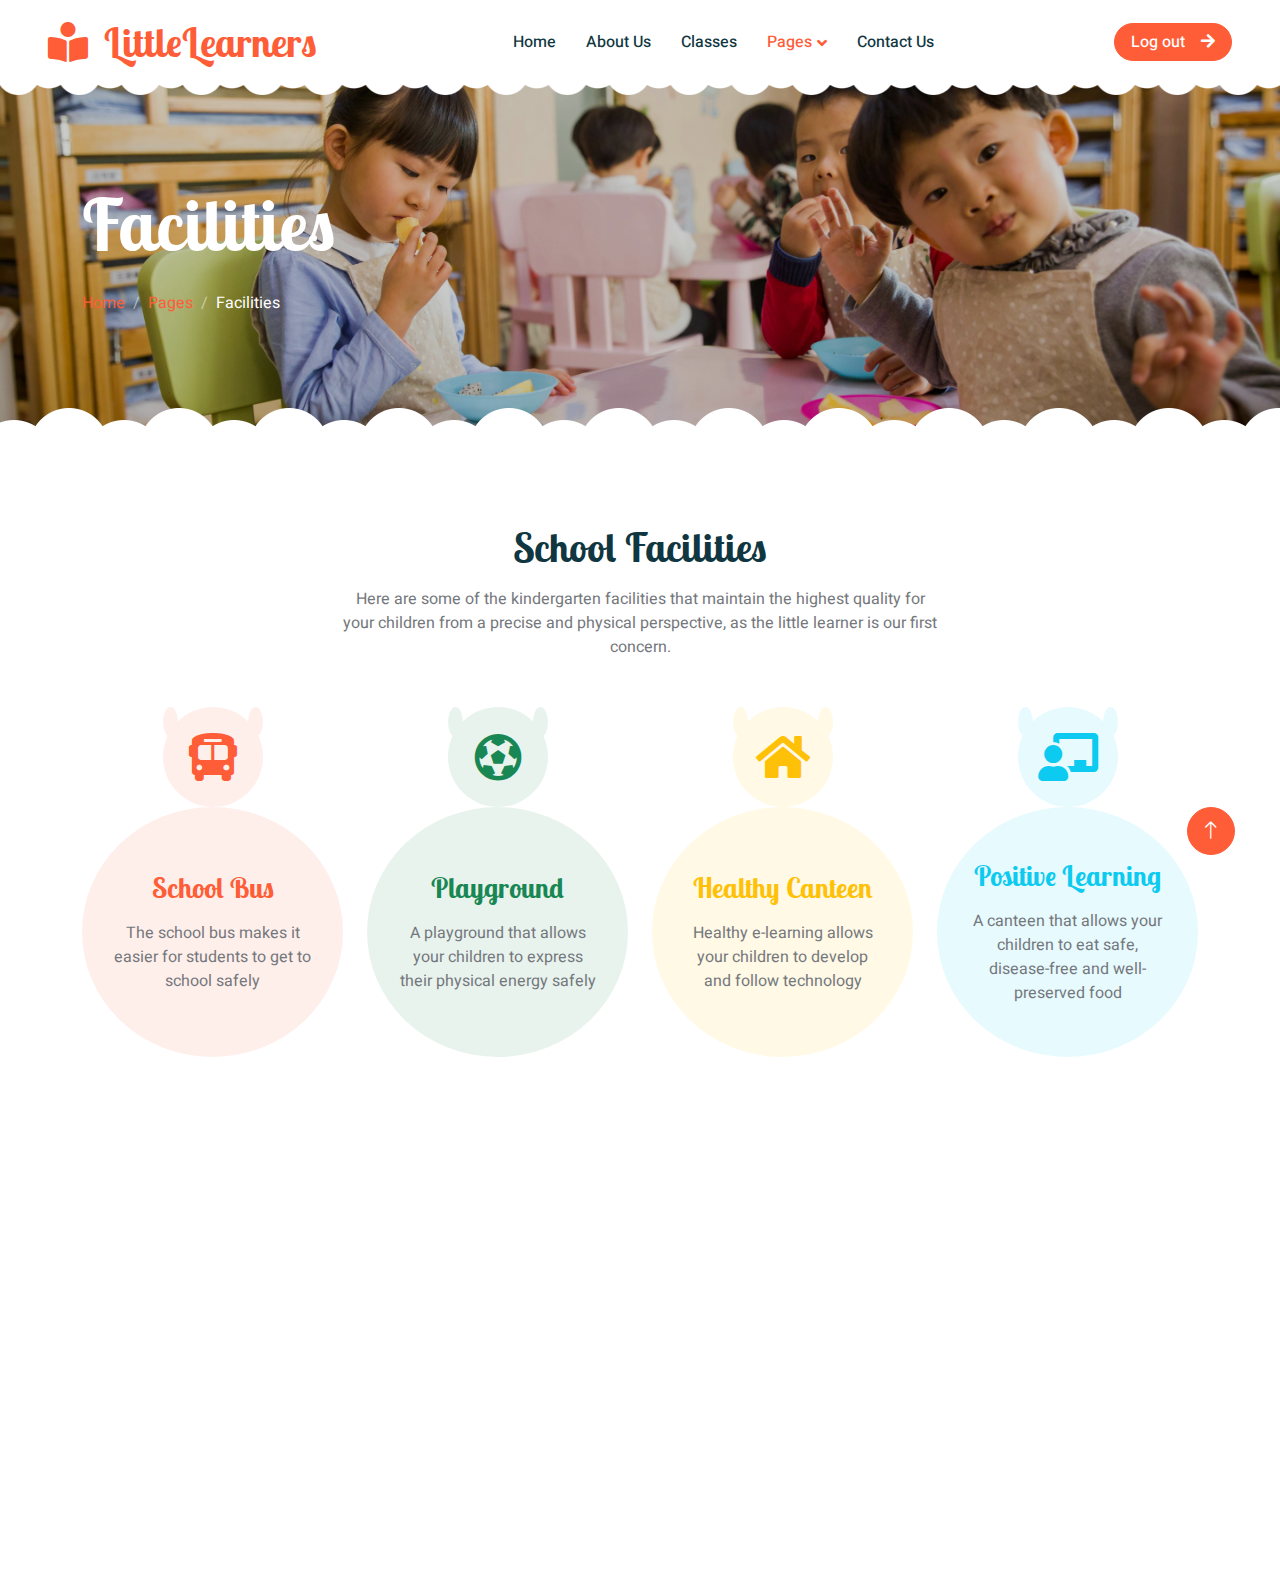
<file: preschool-website-template/facility.html>
<!DOCTYPE html>
<html lang="en">

<head>
    <meta charset="utf-8">
    <title>LittleLearners - Preschool Website  </title>
    <meta content="width=device-width, initial-scale=1.0" name="viewport">
    <meta content="" name="keywords">
    <meta content="" name="description">

    <!-- Favicon -->
    <link href="img/favicon.ico" rel="icon">

    <!-- Google Web Fonts -->
    <link rel="preconnect" href="https://fonts.googleapis.com">
    <link rel="preconnect" href="https://fonts.gstatic.com" crossorigin>
    <link href="https://fonts.googleapis.com/css2?family=Heebo:wght@400;500;600&family=Inter:wght@600&family=Lobster+Two:wght@700&display=swap" rel="stylesheet">
    
    <!-- Icon Font Stylesheet -->
    <link href="https://cdnjs.cloudflare.com/ajax/libs/font-awesome/5.10.0/css/all.min.css" rel="stylesheet">
    <link href="https://cdn.jsdelivr.net/npm/bootstrap-icons@1.4.1/font/bootstrap-icons.css" rel="stylesheet">

    <!-- Libraries Stylesheet -->
    <link href="lib/animate/animate.min.css" rel="stylesheet">
    <link href="lib/owlcarousel/assets/owl.carousel.min.css" rel="stylesheet">

    <!-- Customized Bootstrap Stylesheet -->
    <link href="css/bootstrap.min.css" rel="stylesheet">

    <!--   Stylesheet -->
    <link href="css/style.css" rel="stylesheet">
</head>

<body>
    <div class="container-xxl bg-white p-0">
        <!-- Spinner Start -->
        <div id="spinner" class="show bg-white position-fixed translate-middle w-100 vh-100 top-50 start-50 d-flex align-items-center justify-content-center">
            <div class="spinner-border text-primary" style="width: 3rem; height: 3rem;" role="status">
                <span class="sr-only">Loading...</span>
            </div>
        </div>
        <!-- Spinner End -->


        <!-- Navbar Start -->
        <nav class="navbar navbar-expand-lg bg-white navbar-light sticky-top px-4 px-lg-5 py-lg-0">
            <a href="index.html" class="navbar-brand">
                <h1 class="m-0 text-primary"><i class="fa fa-book-reader me-3"></i>LittleLearners</h1>
            </a>
            <button type="button" class="navbar-toggler" data-bs-toggle="collapse" data-bs-target="#navbarCollapse">
                <span class="navbar-toggler-icon"></span>
            </button>
            <div class="collapse navbar-collapse" id="navbarCollapse">
                <div class="navbar-nav mx-auto">
                    <a href="index.html" class="nav-item nav-link">Home</a>
                    <a href="about.html" class="nav-item nav-link">About Us</a>
                    <a href="classes.html" class="nav-item nav-link">Classes</a>
                    <div class="nav-item dropdown">
                        <a href="#" class="nav-link dropdown-toggle active" data-bs-toggle="dropdown">Pages</a>
                        <div class="dropdown-menu rounded-0 rounded-bottom border-0 shadow-sm m-0">
                            <a href="facility.html" class="dropdown-item active">School Facilities</a>
                            <a href="team.html" class="dropdown-item">Popular Teachers</a>
                            <a href="call-to-action.html" class="dropdown-item">Become A Teachers</a>
                            <a href="appointment.html" class="dropdown-item">Make Appointment</a>
                            <a href="testimonial.html" class="dropdown-item">Testimonial</a>
                            <a href="404.php" class="dropdown-item">Admin Page</a>
                        </div>
                    </div>
                    <a href="contact.html" class="nav-item nav-link">Contact Us</a>
                </div>
                <a href="../HTML/Login.php" class="btn btn-primary rounded-pill px-3 d-none d-lg-block">Log out<i class="fa fa-arrow-right ms-3"></i></a>
            </div>
        </nav>
        <!-- Navbar End -->


        <!-- Page Header End -->
        <div class="container-xxl py-5 page-header position-relative mb-5">
            <div class="container py-5">
                <h1 class="display-2 text-white animated slideInDown mb-4">Facilities</h1>
                <nav aria-label="breadcrumb animated slideInDown">
                    <ol class="breadcrumb">
                        <li class="breadcrumb-item"><a href="#">Home</a></li>
                        <li class="breadcrumb-item"><a href="#">Pages</a></li>
                        <li class="breadcrumb-item text-white active" aria-current="page">Facilities</li>
                    </ol>
                </nav>
            </div>
        </div>
        <!-- Page Header End -->


        <!-- Facilities Start -->
        <div class="container-xxl py-5">
            <div class="container">
                <div class="text-center mx-auto mb-5 wow fadeInUp" data-wow-delay="0.1s" style="max-width: 600px;">
                    <h1 class="mb-3">School Facilities</h1>
                    <p>Here are some of the kindergarten facilities that maintain the highest quality for your children from a precise and physical perspective, as the little learner is our first concern.</p>
                </div>
                <div class="row g-4">
                    <div class="col-lg-3 col-sm-6 wow fadeInUp" data-wow-delay="0.1s">
                        <div class="facility-item">
                            <div class="facility-icon bg-primary">
                                <span class="bg-primary"></span>
                                <i class="fa fa-bus-alt fa-3x text-primary"></i>
                                <span class="bg-primary"></span>
                            </div>
                            <div class="facility-text bg-primary">
                                <h3 class="text-primary mb-3">School Bus</h3>
                                <p class="mb-0">The school bus makes it easier for students to get to school safely</p>
                            </div>
                        </div>
                    </div>
                    <div class="col-lg-3 col-sm-6 wow fadeInUp" data-wow-delay="0.3s">
                        <div class="facility-item">
                            <div class="facility-icon bg-success">
                                <span class="bg-success"></span>
                                <i class="fa fa-futbol fa-3x text-success"></i>
                                <span class="bg-success"></span>
                            </div>
                            <div class="facility-text bg-success">
                                <h3 class="text-success mb-3">Playground</h3>
                                <p class="mb-0">A playground that allows your children to express their physical energy safely</p>
                            </div>
                        </div>
                    </div>
                    <div class="col-lg-3 col-sm-6 wow fadeInUp" data-wow-delay="0.5s">
                        <div class="facility-item">
                            <div class="facility-icon bg-warning">
                                <span class="bg-warning"></span>
                                <i class="fa fa-home fa-3x text-warning"></i>
                                <span class="bg-warning"></span>
                            </div>
                            <div class="facility-text bg-warning">
                                <h3 class="text-warning mb-3">Healthy Canteen</h3>
                                <p class="mb-0">Healthy e-learning allows your children to develop and follow technology</p>
                            </div>
                        </div>
                    </div>
                    <div class="col-lg-3 col-sm-6 wow fadeInUp" data-wow-delay="0.7s">
                        <div class="facility-item">
                            <div class="facility-icon bg-info">
                                <span class="bg-info"></span>
                                <i class="fa fa-chalkboard-teacher fa-3x text-info"></i>
                                <span class="bg-info"></span>
                            </div>
                            <div class="facility-text bg-info">
                                <h3 class="text-info mb-3">Positive Learning</h3>
                                <p class="mb-0">A canteen that allows your children to eat safe, disease-free and well-preserved food</p>
                            </div>
                        </div>
                    </div>
                </div>
            </div>
        </div>
        <!-- Facilities End -->


        <!-- Footer Start -->
        <div class="container-fluid bg-dark text-white-50 footer pt-5 mt-5 wow fadeIn" data-wow-delay="0.1s">
            <div class="container py-5">
                <div class="row g-5">
                    <div class="col-lg-3 col-md-6">
                        <h3 class="text-white mb-4">Get In Touch</h3>
                        <p class="mb-2"><i class="fa fa-map-marker-alt me-3"></i>69 Street, Jenin, Palestine</p>
                        <p class="mb-2"><i class="fa fa-phone-alt me-3"></i>+970 594 971026</p>
                        <p class="mb-2"><i class="fa fa-envelope me-3"></i>LittleLearnerns@job.com</p>
                        <div class="d-flex pt-2">
                            <a class="btn btn-outline-light btn-social" href=""><i class="fab fa-twitter"></i></a>
                            <a class="btn btn-outline-light btn-social" href=""><i class="fab fa-facebook-f"></i></a>
                            <a class="btn btn-outline-light btn-social" href=""><i class="fab fa-youtube"></i></a>
                            <a class="btn btn-outline-light btn-social" href=""><i class="fab fa-linkedin-in"></i></a>
                        </div>
                    </div>
                    <div class="col-lg-3 col-md-6">
                        <h3 class="text-white mb-4">Quick Links</h3>
                        <a class="btn btn-link text-white-50" href="">About Us</a>
                        <a class="btn btn-link text-white-50" href="">Contact Us</a>
                        <a class="btn btn-link text-white-50" href="">Our Services</a>
                        <a class="btn btn-link text-white-50" href="">Privacy Policy</a>
                        <a class="btn btn-link text-white-50" href="">Terms & Condition</a>
                    </div>
                    <div class="col-lg-3 col-md-6">
                        <h3 class="text-white mb-4">Photo Gallery</h3>
                        <div class="row g-2 pt-2">
                            <div class="col-4">
                                <img class="img-fluid rounded bg-light p-1" src="img/classes-1.jpg" alt="">
                            </div>
                            <div class="col-4">
                                <img class="img-fluid rounded bg-light p-1" src="img/classes-2.jpg" alt="">
                            </div>
                            <div class="col-4">
                                <img class="img-fluid rounded bg-light p-1" src="img/classes-3.jpg" alt="">
                            </div>
                            <div class="col-4">
                                <img class="img-fluid rounded bg-light p-1" src="img/classes-4.jpg" alt="">
                            </div>
                            <div class="col-4">
                                <img class="img-fluid rounded bg-light p-1" src="img/classes-5.jpg" alt="">
                            </div>
                            <div class="col-4">
                                <img class="img-fluid rounded bg-light p-1" src="img/classes-6.jpg" alt="">
                            </div>
                        </div>
                    </div>
                    <div class="col-lg-3 col-md-6">
                        <h3 class="text-white mb-4">Newsletter</h3>
                        <p>We will Close on Monday dont come.</p>
                    </div>
                </div>
            </div>
            <div class="container">
                <div class="copyright">
                    <div class="row">
                        <div class="col-md-6 text-center text-md-start mb-3 mb-md-0">
                            &copy; <a class="border-bottom" href="#">LittleLearners</a>, All Right Reserved. 

                        
                        </div>
                        <div class="col-md-6 text-center text-md-end">
                            <div class="footer-menu">
                                <a href="">Home</a>
                                <a href="">Cookies</a>
                                <a href="">Help</a>
                                <a href="">FQAs</a>
                            </div>
                        </div>
                    </div>
                </div>
            </div>
        </div>
        <!-- Footer End -->


        <!-- Back to Top -->
        <a href="#" class="btn btn-lg btn-primary btn-lg-square back-to-top"><i class="bi bi-arrow-up"></i></a>
    </div>

    <!-- JavaScript Libraries -->
    <script src="https://code.jquery.com/jquery-3.4.1.min.js"></script>
    <script src="https://cdn.jsdelivr.net/npm/bootstrap@5.0.0/dist/js/bootstrap.bundle.min.js"></script>
    <script src="lib/wow/wow.min.js"></script>
    <script src="lib/easing/easing.min.js"></script>
    <script src="lib/waypoints/waypoints.min.js"></script>
    <script src="lib/owlcarousel/owl.carousel.min.js"></script>

    <!--   Javascript -->
    <script src="js/main.js"></script>
</body>

</html>
</file>
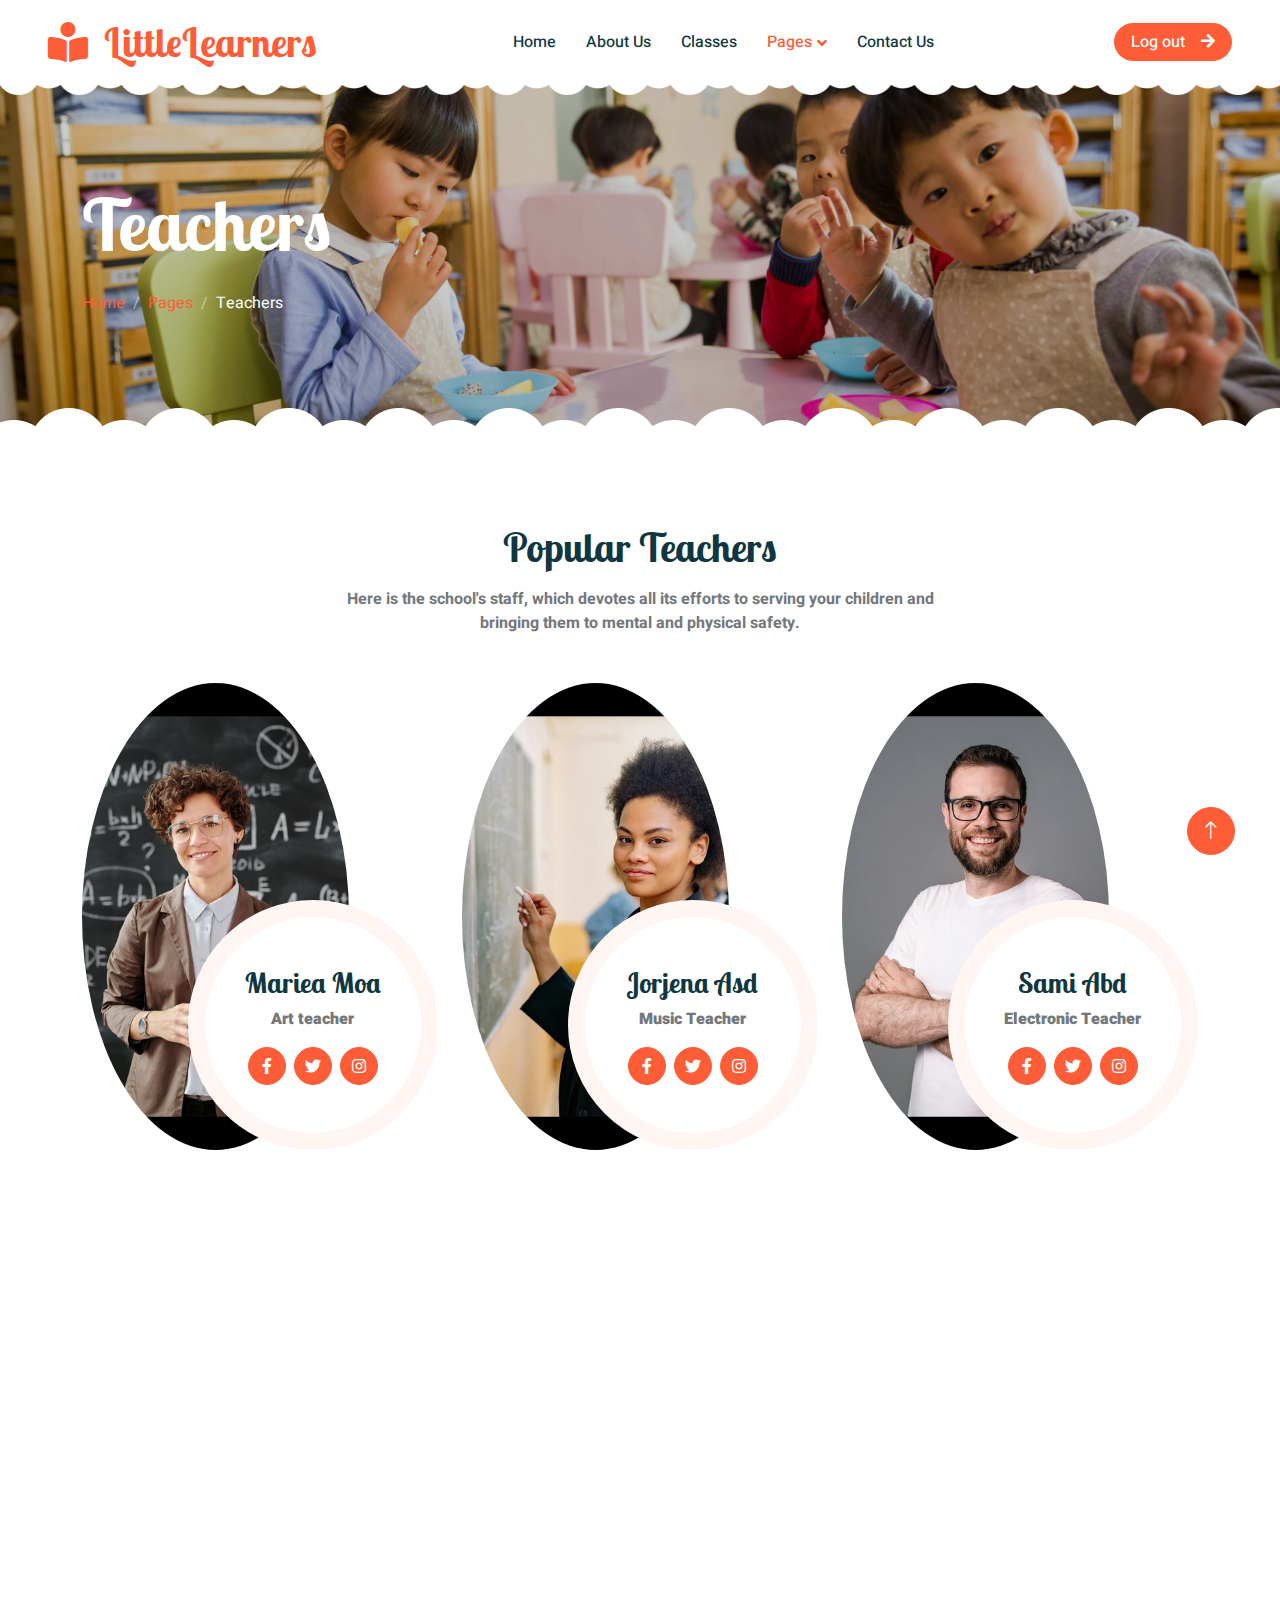
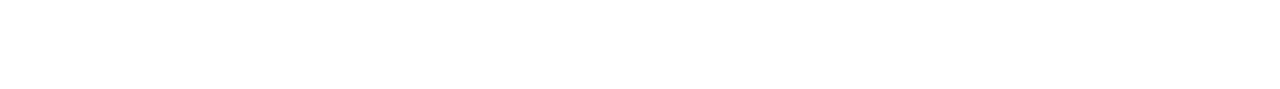
<file: preschool-website-template/team.html>
<!DOCTYPE html>
<html lang="en">

<head>
    <meta charset="utf-8">
    <title>LittleLearners - Preschool Website  </title>
    <meta content="width=device-width, initial-scale=1.0" name="viewport">
    <meta content="" name="keywords">
    <meta content="" name="description">

    <!-- Favicon -->
    <link href="img/favicon.ico" rel="icon">

    <!-- Google Web Fonts -->
    <link rel="preconnect" href="https://fonts.googleapis.com">
    <link rel="preconnect" href="https://fonts.gstatic.com" crossorigin>
    <link href="https://fonts.googleapis.com/css2?family=Heebo:wght@400;500;600&family=Inter:wght@600&family=Lobster+Two:wght@700&display=swap" rel="stylesheet">
    
    <!-- Icon Font Stylesheet -->
    <link href="https://cdnjs.cloudflare.com/ajax/libs/font-awesome/5.10.0/css/all.min.css" rel="stylesheet">
    <link href="https://cdn.jsdelivr.net/npm/bootstrap-icons@1.4.1/font/bootstrap-icons.css" rel="stylesheet">

    <!-- Libraries Stylesheet -->
    <link href="lib/animate/animate.min.css" rel="stylesheet">
    <link href="lib/owlcarousel/assets/owl.carousel.min.css" rel="stylesheet">

    <!-- Customized Bootstrap Stylesheet -->
    <link href="css/bootstrap.min.css" rel="stylesheet">

    <!--   Stylesheet -->
    <link href="css/style.css" rel="stylesheet">
</head>

<body>
    <div class="container-xxl bg-white p-0">
        <!-- Spinner Start -->
        <div id="spinner" class="show bg-white position-fixed translate-middle w-100 vh-100 top-50 start-50 d-flex align-items-center justify-content-center">
            <div class="spinner-border text-primary" style="width: 3rem; height: 3rem;" role="status">
                <span class="sr-only">Loading...</span>
            </div>
        </div>
        <!-- Spinner End -->


        <!-- Navbar Start -->
        <nav class="navbar navbar-expand-lg bg-white navbar-light sticky-top px-4 px-lg-5 py-lg-0">
            <a href="index.html" class="navbar-brand">
                <h1 class="m-0 text-primary"><i class="fa fa-book-reader me-3"></i>LittleLearners</h1>
            </a>
            <button type="button" class="navbar-toggler" data-bs-toggle="collapse" data-bs-target="#navbarCollapse">
                <span class="navbar-toggler-icon"></span>
            </button>
            <div class="collapse navbar-collapse" id="navbarCollapse">
                <div class="navbar-nav mx-auto">
                    <a href="index.html" class="nav-item nav-link">Home</a>
                    <a href="about.html" class="nav-item nav-link">About Us</a>
                    <a href="classes.html" class="nav-item nav-link">Classes</a>
                    <div class="nav-item dropdown">
                        <a href="#" class="nav-link dropdown-toggle active" data-bs-toggle="dropdown">Pages</a>
                        <div class="dropdown-menu rounded-0 rounded-bottom border-0 shadow-sm m-0">
                            <a href="facility.html" class="dropdown-item">School Facilities</a>
                            <a href="team.html" class="dropdown-item active">Popular Teachers</a>
                            <a href="call-to-action.html" class="dropdown-item">Become A Teachers</a>
                            <a href="appointment.html" class="dropdown-item">Make Appointment</a>
                            <a href="testimonial.html" class="dropdown-item">Testimonial</a>
                            <a href="404.php" class="dropdown-item">Admin Page</a>
                        </div>
                    </div>
                    <a href="contact.html" class="nav-item nav-link">Contact Us</a>
                </div>
                <a href="../HTML/Login.php" class="btn btn-primary rounded-pill px-3 d-none d-lg-block">Log out<i class="fa fa-arrow-right ms-3"></i></a>
            </div>
        </nav>
        <!-- Navbar End -->


        <!-- Page Header End -->
        <div class="container-xxl py-5 page-header position-relative mb-5">
            <div class="container py-5">
                <h1 class="display-2 text-white animated slideInDown mb-4">Teachers</h1>
                <nav aria-label="breadcrumb animated slideInDown">
                    <ol class="breadcrumb">
                        <li class="breadcrumb-item"><a href="#">Home</a></li>
                        <li class="breadcrumb-item"><a href="#">Pages</a></li>
                        <li class="breadcrumb-item text-white active" aria-current="page">Teachers</li>
                    </ol>
                </nav>
            </div>
        </div>
        <!-- Page Header End -->


        <!-- Team Start -->
        <div class="container-xxl py-5">
            <div class="container">
                <div class="text-center mx-auto mb-5 wow fadeInUp" data-wow-delay="0.1s" style="max-width: 600px;">
                    <h1 class="mb-3">Popular Teachers</h1>
                    <p><b>Here is the school's staff, which devotes all its efforts to serving your children and bringing them to mental and physical safety.<b></p>
                </div>
                <div class="row g-4">
                    <div class="col-lg-4 col-md-6 wow fadeInUp" data-wow-delay="0.1s">
                        <div class="team-item position-relative">
                            <img class="img-fluid rounded-circle w-75" src="img/team-1.jpg" alt="">
                            <div class="team-text">
                                <h3>Mariea Moa</h3>
                                <p>Art teacher</p>
                                <div class="d-flex align-items-center">
                                    <a class="btn btn-square btn-primary mx-1" href=""><i class="fab fa-facebook-f"></i></a>
                                    <a class="btn btn-square btn-primary  mx-1" href=""><i class="fab fa-twitter"></i></a>
                                    <a class="btn btn-square btn-primary  mx-1" href=""><i class="fab fa-instagram"></i></a>
                                </div>
                            </div>
                        </div>
                    </div>
                    <div class="col-lg-4 col-md-6 wow fadeInUp" data-wow-delay="0.3s">
                        <div class="team-item position-relative">
                            <img class="img-fluid rounded-circle w-75" src="img/team-2.jpg" alt="">
                            <div class="team-text">
                                <h3>Jorjena Asd</h3>
                                <p>Music Teacher</p>
                                <div class="d-flex align-items-center">
                                    <a class="btn btn-square btn-primary mx-1" href=""><i class="fab fa-facebook-f"></i></a>
                                    <a class="btn btn-square btn-primary  mx-1" href=""><i class="fab fa-twitter"></i></a>
                                    <a class="btn btn-square btn-primary  mx-1" href=""><i class="fab fa-instagram"></i></a>
                                </div>
                            </div>
                        </div>
                    </div>
                    <div class="col-lg-4 col-md-6 wow fadeInUp" data-wow-delay="0.5s">
                        <div class="team-item position-relative">
                            <img class="img-fluid rounded-circle w-75" src="img/team-3.jpg" alt="">
                            <div class="team-text">
                                <h3>Sami Abd</h3>
                                <p>Electronic Teacher</p>
                                <div class="d-flex align-items-center">
                                    <a class="btn btn-square btn-primary mx-1" href=""><i class="fab fa-facebook-f"></i></a>
                                    <a class="btn btn-square btn-primary  mx-1" href=""><i class="fab fa-twitter"></i></a>
                                    <a class="btn btn-square btn-primary  mx-1" href=""><i class="fab fa-instagram"></i></a>
                                </div>
                            </div>
                        </div>
                    </div>
                </div>
            </div>
        </div>
        <!-- Team End -->


        <!-- Footer Start -->
        <div class="container-fluid bg-dark text-white-50 footer pt-5 mt-5 wow fadeIn" data-wow-delay="0.1s">
            <div class="container py-5">
                <div class="row g-5">
                    <div class="col-lg-3 col-md-6">
                        <h3 class="text-white mb-4">Get In Touch</h3>
                        <p class="mb-2"><i class="fa fa-map-marker-alt me-3"></i>69 Street, Jenin, Palestine</p>
                        <p class="mb-2"><i class="fa fa-phone-alt me-3"></i>+970 594 971026</p>
                        <p class="mb-2"><i class="fa fa-envelope me-3"></i>LittleLearnerns@job.com</p>
                        <div class="d-flex pt-2">
                            <a class="btn btn-outline-light btn-social" href=""><i class="fab fa-twitter"></i></a>
                            <a class="btn btn-outline-light btn-social" href=""><i class="fab fa-facebook-f"></i></a>
                            <a class="btn btn-outline-light btn-social" href=""><i class="fab fa-youtube"></i></a>
                            <a class="btn btn-outline-light btn-social" href=""><i class="fab fa-linkedin-in"></i></a>
                        </div>
                    </div>
                    <div class="col-lg-3 col-md-6">
                        <h3 class="text-white mb-4">Quick Links</h3>
                        <a class="btn btn-link text-white-50" href="">About Us</a>
                        <a class="btn btn-link text-white-50" href="">Contact Us</a>
                        <a class="btn btn-link text-white-50" href="">Our Services</a>
                        <a class="btn btn-link text-white-50" href="">Privacy Policy</a>
                        <a class="btn btn-link text-white-50" href="">Terms & Condition</a>
                    </div>
                    <div class="col-lg-3 col-md-6">
                        <h3 class="text-white mb-4">Photo Gallery</h3>
                        <div class="row g-2 pt-2">
                            <div class="col-4">
                                <img class="img-fluid rounded bg-light p-1" src="img/classes-1.jpg" alt="">
                            </div>
                            <div class="col-4">
                                <img class="img-fluid rounded bg-light p-1" src="img/classes-2.jpg" alt="">
                            </div>
                            <div class="col-4">
                                <img class="img-fluid rounded bg-light p-1" src="img/classes-3.jpg" alt="">
                            </div>
                            <div class="col-4">
                                <img class="img-fluid rounded bg-light p-1" src="img/classes-4.jpg" alt="">
                            </div>
                            <div class="col-4">
                                <img class="img-fluid rounded bg-light p-1" src="img/classes-5.jpg" alt="">
                            </div>
                            <div class="col-4">
                                <img class="img-fluid rounded bg-light p-1" src="img/classes-6.jpg" alt="">
                            </div>
                        </div>
                    </div>
                    <div class="col-lg-3 col-md-6">
                        <h3 class="text-white mb-4">Newsletter</h3>
                        <p>We will Close on Monday dont come.</p>
                    </div>
                </div>
            </div>
            <div class="container">
                <div class="copyright">
                    <div class="row">
                        <div class="col-md-6 text-center text-md-start mb-3 mb-md-0">
                            &copy; <a class="border-bottom" href="#">LittleLearners</a>, All Right Reserved. 
                        </div>
                        <div class="col-md-6 text-center text-md-end">
                            <div class="footer-menu">
                                <a href="">Home</a>
                                <a href="">Cookies</a>
                                <a href="">Help</a>
                                <a href="">FQAs</a>
                            </div>
                        </div>
                    </div>
                </div>
            </div>
        </div>
        <!-- Footer End -->


        <!-- Back to Top -->
        <a href="#" class="btn btn-lg btn-primary btn-lg-square back-to-top"><i class="bi bi-arrow-up"></i></a>
    </div>

    <!-- JavaScript Libraries -->
    <script src="https://code.jquery.com/jquery-3.4.1.min.js"></script>
    <script src="https://cdn.jsdelivr.net/npm/bootstrap@5.0.0/dist/js/bootstrap.bundle.min.js"></script>
    <script src="lib/wow/wow.min.js"></script>
    <script src="lib/easing/easing.min.js"></script>
    <script src="lib/waypoints/waypoints.min.js"></script>
    <script src="lib/owlcarousel/owl.carousel.min.js"></script>

    <!--   Javascript -->
    <script src="js/main.js"></script>
</body>

</html>
</file>
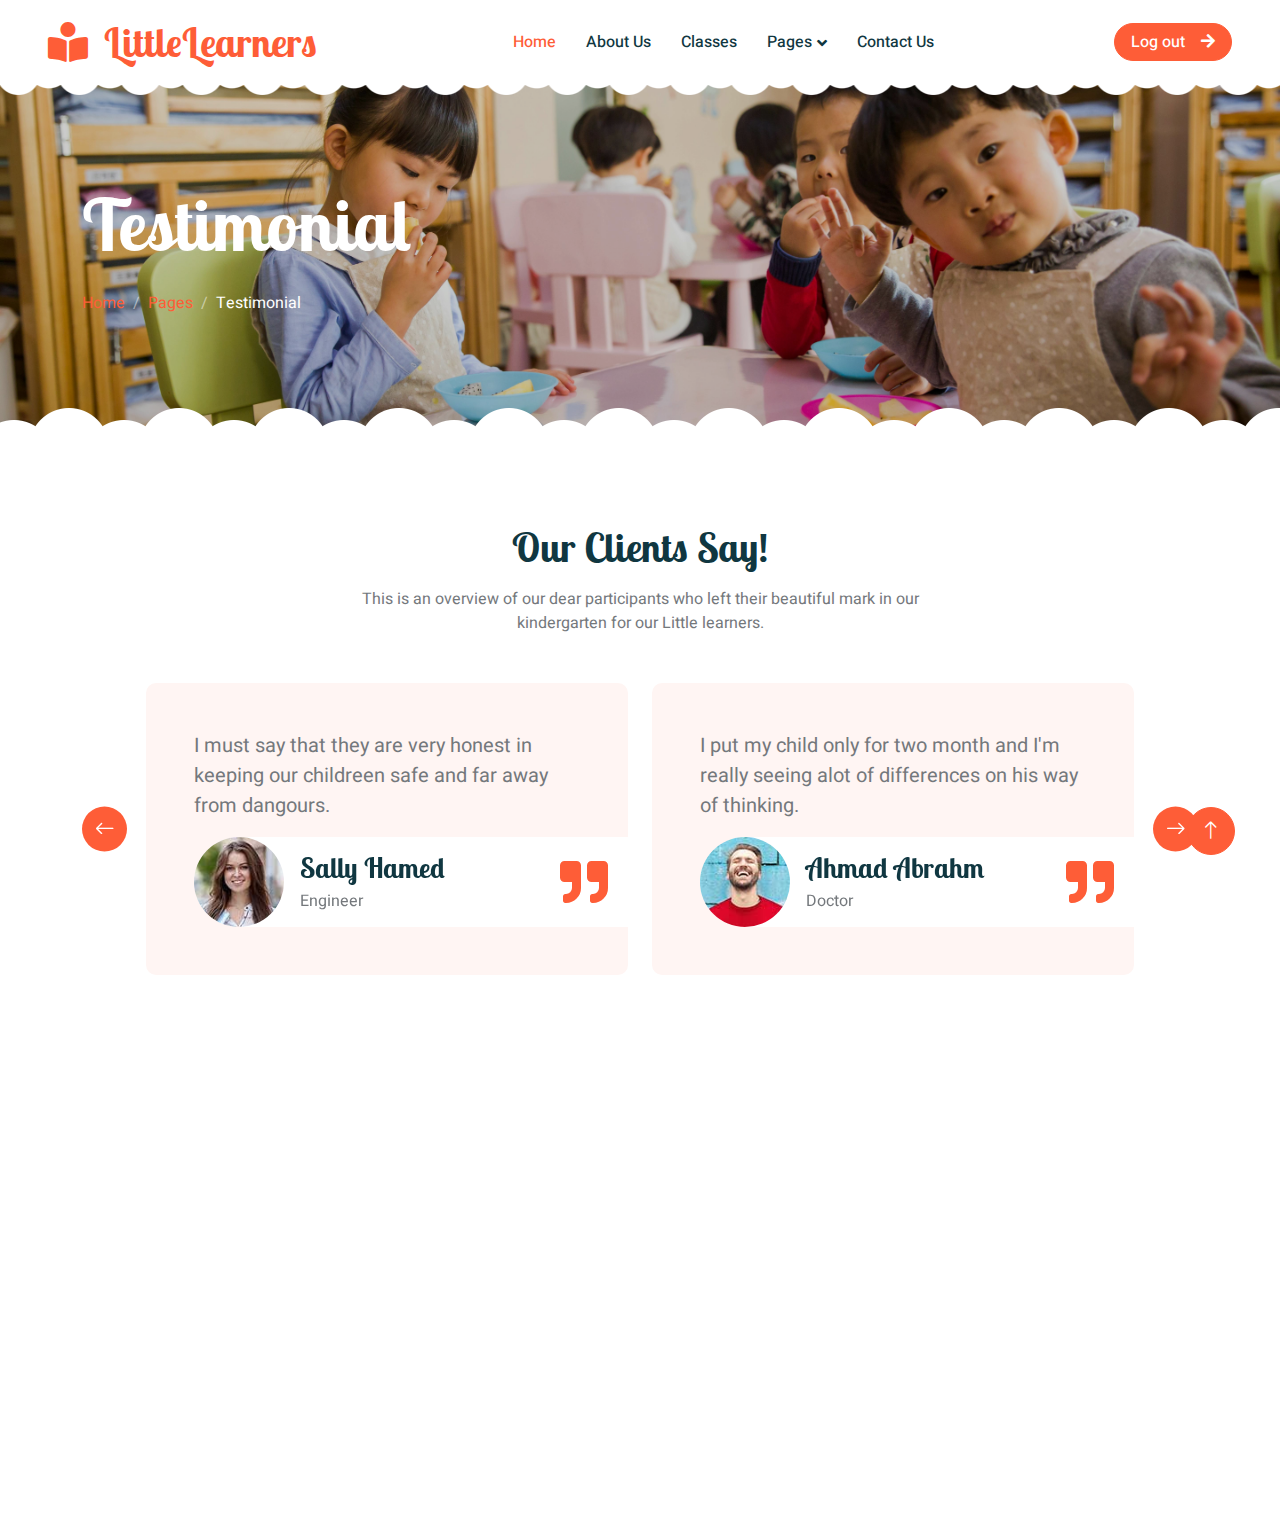
<file: preschool-website-template/testimonial.html>
<!DOCTYPE html>
<html lang="en">

<head>
    <meta charset="utf-8">
    <title>LittleLearners - Preschool Website  </title>
    <meta content="width=device-width, initial-scale=1.0" name="viewport">
    <meta content="" name="keywords">
    <meta content="" name="description">

    <!-- Favicon -->
    <link href="img/favicon.ico" rel="icon">

    <!-- Google Web Fonts -->
    <link rel="preconnect" href="https://fonts.googleapis.com">
    <link rel="preconnect" href="https://fonts.gstatic.com" crossorigin>
    <link href="https://fonts.googleapis.com/css2?family=Heebo:wght@400;500;600&family=Inter:wght@600&family=Lobster+Two:wght@700&display=swap" rel="stylesheet">
    
    <!-- Icon Font Stylesheet -->
    <link href="https://cdnjs.cloudflare.com/ajax/libs/font-awesome/5.10.0/css/all.min.css" rel="stylesheet">
    <link href="https://cdn.jsdelivr.net/npm/bootstrap-icons@1.4.1/font/bootstrap-icons.css" rel="stylesheet">

    <!-- Libraries Stylesheet -->
    <link href="lib/animate/animate.min.css" rel="stylesheet">
    <link href="lib/owlcarousel/assets/owl.carousel.min.css" rel="stylesheet">

    <!-- Customized Bootstrap Stylesheet -->
    <link href="css/bootstrap.min.css" rel="stylesheet">

    <!--   Stylesheet -->
    <link href="css/style.css" rel="stylesheet">
</head>

<body>
    <div class="container-xxl bg-white p-0">
        <!-- Spinner Start -->
        <div id="spinner" class="show bg-white position-fixed translate-middle w-100 vh-100 top-50 start-50 d-flex align-items-center justify-content-center">
            <div class="spinner-border text-primary" style="width: 3rem; height: 3rem;" role="status">
                <span class="sr-only">Loading...</span>
            </div>
        </div>
        <!-- Spinner End -->


        <!-- Navbar Start -->
        <nav class="navbar navbar-expand-lg bg-white navbar-light sticky-top px-4 px-lg-5 py-lg-0">
            <a href="index.html" class="navbar-brand">
                <h1 class="m-0 text-primary"><i class="fa fa-book-reader me-3"></i>LittleLearners</h1>
            </a>
            <button type="button" class="navbar-toggler" data-bs-toggle="collapse" data-bs-target="#navbarCollapse">
                <span class="navbar-toggler-icon"></span>
            </button>
            <div class="collapse navbar-collapse" id="navbarCollapse">
                <div class="navbar-nav mx-auto">
                    <a href="index.html" class="nav-item nav-link active">Home</a>
                    <a href="about.html" class="nav-item nav-link">About Us</a>
                    <a href="classes.html" class="nav-item nav-link">Classes</a>
                    <div class="nav-item dropdown">
                        <a href="#" class="nav-link dropdown-toggle" data-bs-toggle="dropdown">Pages</a>
                        <div class="dropdown-menu rounded-0 rounded-bottom border-0 shadow-sm m-0">
                            <a href="facility.html" class="dropdown-item">School Facilities</a>
                            <a href="team.html" class="dropdown-item">Popular Teachers</a>
                            <a href="call-to-action.html" class="dropdown-item">Become A Teachers</a>
                            <a href="appointment.html" class="dropdown-item">Make Appointment</a>
                            <a href="testimonial.html" class="dropdown-item">Testimonial</a>
                            <a href="404.php" class="dropdown-item">Admin Page</a>
                        </div>
                    </div>
                    <a href="contact.html" class="nav-item nav-link">Contact Us</a>
                </div>
                <a href="../HTML/Login.php" class="btn btn-primary rounded-pill px-3 d-none d-lg-block">Log out<i class="fa fa-arrow-right ms-3"></i></a>
            </div>
        </nav>
        <!-- Navbar End -->


        <!-- Page Header End -->
        <div class="container-xxl py-5 page-header position-relative mb-5">
            <div class="container py-5">
                <h1 class="display-2 text-white animated slideInDown mb-4">Testimonial</h1>
                <nav aria-label="breadcrumb animated slideInDown">
                    <ol class="breadcrumb">
                        <li class="breadcrumb-item"><a href="#">Home</a></li>
                        <li class="breadcrumb-item"><a href="#">Pages</a></li>
                        <li class="breadcrumb-item text-white active" aria-current="page">Testimonial</li>
                    </ol>
                </nav>
            </div>
        </div>
        <!-- Page Header End -->


        <!-- Testimonial Start -->
        <div class="container-xxl py-5">
            <div class="container">
                <div class="text-center mx-auto mb-5 wow fadeInUp" data-wow-delay="0.1s" style="max-width: 600px;">
                    <h1 class="mb-3">Our Clients Say!</h1>
                    <p>This is an overview of our dear participants who left their beautiful mark in our kindergarten for our Little learners.</p>
                </div>
                <div class="owl-carousel testimonial-carousel wow fadeInUp" data-wow-delay="0.1s">
                    <div class="testimonial-item bg-light rounded p-5">
                        <p class="fs-5">I must say that they are very honest in keeping our childreen safe and far away from dangours.</p>
                        <div class="d-flex align-items-center bg-white me-n5" style="border-radius: 50px 0 0 50px;">
                            <img class="img-fluid flex-shrink-0 rounded-circle" src="img/testimonial-1.jpg" style="width: 90px; height: 90px;">
                            <div class="ps-3">
                                <h3 class="mb-1">Sally Hamed</h3>
                                <span>Engineer</span>
                            </div>
                            <i class="fa fa-quote-right fa-3x text-primary ms-auto d-none d-sm-flex" style="padding-right: 20px;"></i>
                        </div>
                    </div>
                    <div class="testimonial-item bg-light rounded p-5">
                        <p class="fs-5">I put my child only for two month and I'm really seeing alot of differences on his way of thinking.</p>
                        <div class="d-flex align-items-center bg-white me-n5" style="border-radius: 50px 0 0 50px;">
                            <img class="img-fluid flex-shrink-0 rounded-circle" src="img/testimonial-2.jpg" style="width: 90px; height: 90px;">
                            <div class="ps-3">
                                <h3 class="mb-1">Ahmad Abrahm</h3>
                                <span>Doctor</span>
                            </div>
                            <i class="fa fa-quote-right fa-3x text-primary ms-auto d-none d-sm-flex" style="padding-right: 20px;"></i>
                        </div>
                    </div>
                    <div class="testimonial-item bg-light rounded p-5">
                        <p class="fs-5">They have a really good teachers and well-desinged Kindergarten</p>
                        <div class="d-flex align-items-center bg-white me-n5" style="border-radius: 50px 0 0 50px;">
                            <img class="img-fluid flex-shrink-0 rounded-circle" src="img/testimonial-3.jpg" style="width: 90px; height: 90px;">
                            <div class="ps-3">
                                <h3 class="mb-1">Sufia Masoud</h3>
                                <span>Pilot</span>
                            </div>
                            <i class="fa fa-quote-right fa-3x text-primary ms-auto d-none d-sm-flex" style="padding-right: 20px;"></i>
                        </div>
                    </div>
                </div>
            </div>
        </div>
        <!-- Testimonial End -->


        <!-- Footer Start -->
        <div class="container-fluid bg-dark text-white-50 footer pt-5 mt-5 wow fadeIn" data-wow-delay="0.1s">
            <div class="container py-5">
                <div class="row g-5">
                    <div class="col-lg-3 col-md-6">
                        <h3 class="text-white mb-4">Get In Touch</h3>
                        <p class="mb-2"><i class="fa fa-map-marker-alt me-3"></i>69 Street, Jenin, Palestine</p>
                        <p class="mb-2"><i class="fa fa-phone-alt me-3"></i>+970 594 971026</p>
                        <p class="mb-2"><i class="fa fa-envelope me-3"></i>LittleLearnerns@job.com</p>
                        <div class="d-flex pt-2">
                            <a class="btn btn-outline-light btn-social" href=""><i class="fab fa-twitter"></i></a>
                            <a class="btn btn-outline-light btn-social" href=""><i class="fab fa-facebook-f"></i></a>
                            <a class="btn btn-outline-light btn-social" href=""><i class="fab fa-youtube"></i></a>
                            <a class="btn btn-outline-light btn-social" href=""><i class="fab fa-linkedin-in"></i></a>
                        </div>
                    </div>
                    <div class="col-lg-3 col-md-6">
                        <h3 class="text-white mb-4">Quick Links</h3>
                        <a class="btn btn-link text-white-50" href="">About Us</a>
                        <a class="btn btn-link text-white-50" href="">Contact Us</a>
                        <a class="btn btn-link text-white-50" href="">Our Services</a>
                        <a class="btn btn-link text-white-50" href="">Privacy Policy</a>
                        <a class="btn btn-link text-white-50" href="">Terms & Condition</a>
                    </div>
                    <div class="col-lg-3 col-md-6">
                        <h3 class="text-white mb-4">Photo Gallery</h3>
                        <div class="row g-2 pt-2">
                            <div class="col-4">
                                <img class="img-fluid rounded bg-light p-1" src="img/classes-1.jpg" alt="">
                            </div>
                            <div class="col-4">
                                <img class="img-fluid rounded bg-light p-1" src="img/classes-2.jpg" alt="">
                            </div>
                            <div class="col-4">
                                <img class="img-fluid rounded bg-light p-1" src="img/classes-3.jpg" alt="">
                            </div>
                            <div class="col-4">
                                <img class="img-fluid rounded bg-light p-1" src="img/classes-4.jpg" alt="">
                            </div>
                            <div class="col-4">
                                <img class="img-fluid rounded bg-light p-1" src="img/classes-5.jpg" alt="">
                            </div>
                            <div class="col-4">
                                <img class="img-fluid rounded bg-light p-1" src="img/classes-6.jpg" alt="">
                            </div>
                        </div>
                    </div>
                    <div class="col-lg-3 col-md-6">
                        <h3 class="text-white mb-4">Newsletter</h3>
                        <p>We will close on Monday.</p>

                    </div>
                </div>
            </div>
            <div class="container">
                <div class="copyright">
                    <div class="row">
                        <div class="col-md-6 text-center text-md-start mb-3 mb-md-0">
                            &copy; <a class="border-bottom" href="#">LittleLearners</a>, All Right Reserved. 
							

                        </div>
                        <div class="col-md-6 text-center text-md-end">
                            <div class="footer-menu">
                                <a href="">Home</a>
                                <a href="">Cookies</a>
                                <a href="">Help</a>
                                <a href="">FQAs</a>
                            </div>
                        </div>
                    </div>
                </div>
            </div>
        </div>
        <!-- Footer End -->


        <!-- Back to Top -->
        <a href="#" class="btn btn-lg btn-primary btn-lg-square back-to-top"><i class="bi bi-arrow-up"></i></a>
    </div>

    <!-- JavaScript Libraries -->
    <script src="https://code.jquery.com/jquery-3.4.1.min.js"></script>
    <script src="https://cdn.jsdelivr.net/npm/bootstrap@5.0.0/dist/js/bootstrap.bundle.min.js"></script>
    <script src="lib/wow/wow.min.js"></script>
    <script src="lib/easing/easing.min.js"></script>
    <script src="lib/waypoints/waypoints.min.js"></script>
    <script src="lib/owlcarousel/owl.carousel.min.js"></script>

    <!--   Javascript -->
    <script src="js/main.js"></script>
</body>

</html>
</file>
<file: preschool-website-template/css/style.css>
/********** Template CSS **********/
:root {
    --primary: #FE5D37;
    --light: #FFF5F3;
    --dark: #103741;
}

.back-to-top {
    position: fixed;
    display: none;
    right: 45px;
    bottom: 45px;
    z-index: 99;
}

/*** Spinner ***/
#spinner {
    opacity: 0;
    visibility: hidden;
    transition: opacity .5s ease-out, visibility 0s linear .5s;
    z-index: 99999;
}

#spinner.show {
    transition: opacity .5s ease-out, visibility 0s linear 0s;
    visibility: visible;
    opacity: 1;
}


/*** Button ***/
.btn {
    font-weight: 500;
    transition: .5s;
}

.btn.btn-primary {
    color: #FFFFFF;
}

.btn-square {
    width: 38px;
    height: 38px;
}

.btn-sm-square {
    width: 32px;
    height: 32px;
}

.btn-lg-square {
    width: 48px;
    height: 48px;
}

.btn-square,
.btn-sm-square,
.btn-lg-square {
    padding: 0;
    display: flex;
    align-items: center;
    justify-content: center;
    font-weight: normal;
    border-radius: 50px;
}


/*** Heading ***/
h1,
h2,
h3,
h4,
.h1,
.h2,
.h3,
.h4,
.display-1,
.display-2,
.display-3,
.display-4,
.display-5,
.display-6 {
    font-family: 'Lobster Two', cursive;
    font-weight: 700;
}

h5,
h6,
.h5,
.h6 {
    font-weight: 600;
}

.font-secondary {
    font-family: 'Lobster Two', cursive;
}


/*** Navbar ***/
.navbar .navbar-nav .nav-link {
    padding: 30px 15px;
    color: var(--dark);
    font-weight: 500;
    outline: none;
}

.navbar .navbar-nav .nav-link:hover,
.navbar .navbar-nav .nav-link.active {
    color: var(--primary);
}

.navbar.sticky-top {
    top: -100px;
    transition: .5s;
}

.navbar .dropdown-toggle::after {
    border: none;
    content: "\f107";
    font-family: "Font Awesome 5 Free";
    font-weight: 900;
    vertical-align: middle;
    margin-left: 5px;
    transition: .5s;
}

.navbar .dropdown-toggle[aria-expanded=true]::after {
    transform: rotate(-180deg);
}

@media (max-width: 991.98px) {
    .navbar .navbar-nav .nav-link  {
        margin-right: 0;
        padding: 10px 0;
    }

    .navbar .navbar-nav {
        margin-top: 15px;
        border-top: 1px solid #EEEEEE;
    }
}

@media (min-width: 992px) {
    .navbar .nav-item .dropdown-menu {
        display: block;
        top: calc(100% - 15px);
        margin-top: 0;
        opacity: 0;
        visibility: hidden;
        transition: .5s;
        
    }

    .navbar .nav-item:hover .dropdown-menu {
        top: 100%;
        visibility: visible;
        transition: .5s;
        opacity: 1;
    }
}


/*** Header ***/
.header-carousel::before,
.header-carousel::after,
.page-header::before,
.page-header::after {
    position: absolute;
    content: "";
    width: 100%;
    height: 10px;
    top: 0;
    left: 0;
    background: url(../img/bg-header-top.png) center center repeat-x;
    z-index: 1;
}

.header-carousel::after,
.page-header::after {
    height: 19px;
    top: auto;
    bottom: 0;
    background: url(../img/bg-header-bottom.png) center center repeat-x;
}

@media (max-width: 768px) {
    .header-carousel .owl-carousel-item {
        position: relative;
        min-height: 500px;
    }
    
    .header-carousel .owl-carousel-item img {
        position: absolute;
        width: 100%;
        height: 100%;
        object-fit: cover;
    }

    .header-carousel .owl-carousel-item p {
        font-size: 16px !important;
        font-weight: 400 !important;
    }

    .header-carousel .owl-carousel-item h1 {
        font-size: 30px;
        font-weight: 600;
    }
}

.header-carousel .owl-nav {
    position: absolute;
    top: 50%;
    right: 8%;
    transform: translateY(-50%);
    display: flex;
    flex-direction: column;
}

.header-carousel .owl-nav .owl-prev,
.header-carousel .owl-nav .owl-next {
    margin: 7px 0;
    width: 45px;
    height: 45px;
    display: flex;
    align-items: center;
    justify-content: center;
    color: #FFFFFF;
    background: transparent;
    border: 1px solid #FFFFFF;
    border-radius: 45px;
    font-size: 22px;
    transition: .5s;
}

.header-carousel .owl-nav .owl-prev:hover,
.header-carousel .owl-nav .owl-next:hover {
    background: var(--primary);
    border-color: var(--primary);
}

.page-header {
    background: linear-gradient(rgba(0, 0, 0, .2), rgba(0, 0, 0, .2)), url(../img/carousel-1.jpg) center center no-repeat;
    background-size: cover;
}

.breadcrumb-item + .breadcrumb-item::before {
    color: rgba(255, 255, 255, .5);
}


/*** Facility ***/
.facility-item .facility-icon {
    position: relative;
    margin: 0 auto;
    width: 100px;
    height: 100px;
    border-radius: 100px;
    display: flex;
    align-items: center;
    justify-content: center;
}

.facility-item .facility-icon::before {
    position: absolute;
    content: "";
    width: 100%;
    height: 100%;
    top: 0;
    left: 0;
    background: rgba(255, 255, 255, .9);
    transition: .5s;
    z-index: 1;
}

.facility-item .facility-icon span {
    position: absolute;
    content: "";
    width: 15px;
    height: 30px;
    top: 0;
    left: 0;
    border-radius: 50%;
}

.facility-item .facility-icon span:last-child {
    left: auto;
    right: 0;
}

.facility-item .facility-icon i {
    position: relative;
    z-index: 2;
}

.facility-item .facility-text {
    position: relative;
    min-height: 250px;
    padding: 30px;
    border-radius: 100%;
    display: flex;
    text-align: center;
    justify-content: center;
    flex-direction: column;
}

.facility-item .facility-text::before {
    position: absolute;
    content: "";
    width: 100%;
    height: 100%;
    top: 0;
    left: 0;
    background: rgba(255, 255, 255, .9);
    transition: .5s;
    z-index: 1;
}

.facility-item .facility-text * {
    position: relative;
    z-index: 2;
}

.facility-item:hover .facility-icon::before,
.facility-item:hover .facility-text::before {
    background: transparent;
}

.facility-item * {
    transition: .5s;
}

.facility-item:hover * {
    color: #FFFFFF !important;
}


/*** About ***/
.about-img img {
    transition: .5s;
}

.about-img img:hover {
    background: var(--primary) !important;
}


/*** Classes ***/
.classes-item {
    transition: .5s;
}

.classes-item:hover {
    margin-top: -10px;
}


/*** Team ***/
.team-item .team-text {
    position: absolute;
    width: 250px;
    height: 250px;
    bottom: 0;
    right: 0;
    display: flex;
    align-items: center;
    justify-content: center;
    flex-direction: column;
    background: #FFFFFF;
    border: 17px solid var(--light);
    border-radius: 250px;
    transition: .5s;
}

.team-item:hover .team-text {
    border-color: var(--primary);
}


/*** Testimonial ***/
.testimonial-carousel {
    padding-left: 1.5rem;
    padding-right: 1.5rem;
}

@media (min-width: 576px) {
    .testimonial-carousel {
        padding-left: 4rem;
        padding-right: 4rem;
    }
}

.testimonial-carousel .testimonial-item .border {
    border: 1px dashed rgba(0, 185, 142, .3) !important;
}

.testimonial-carousel .owl-nav {
    position: absolute;
    width: 100%;
    height: 45px;
    top: 50%;
    left: 0;
    transform: translateY(-50%);
    display: flex;
    justify-content: space-between;
    z-index: 1;
}

.testimonial-carousel .owl-nav .owl-prev,
.testimonial-carousel .owl-nav .owl-next {
    position: relative;
    width: 45px;
    height: 45px;
    display: flex;
    align-items: center;
    justify-content: center;
    color: #FFFFFF;
    background: var(--primary);
    border-radius: 45px;
    font-size: 20px;
    transition: .5s;
}

.testimonial-carousel .owl-nav .owl-prev:hover,
.testimonial-carousel .owl-nav .owl-next:hover {
    background: var(--dark);
}


/*** Footer ***/
.footer .btn.btn-social {
    margin-right: 5px;
    width: 45px;
    height: 45px;
    display: flex;
    align-items: center;
    justify-content: center;
    color: #FFFFFF;
    border: 1px solid rgba(255,255,255,0.5);
    border-radius: 45px;
    transition: .3s;
}

.footer .btn.btn-social:hover {
    border-color: var(--primary);
    background: var(--primary);
}

.footer .btn.btn-link {
    display: block;
    margin-bottom: 5px;
    padding: 0;
    text-align: left;
    font-size: 16px;
    font-weight: normal;
    text-transform: capitalize;
    transition: .3s;
}

.footer .btn.btn-link::before {
    position: relative;
    content: "\f105";
    font-family: "Font Awesome 5 Free";
    font-weight: 900;
    margin-right: 10px;
}

.footer .btn.btn-link:hover {
    color: var(--primary) !important;
    letter-spacing: 1px;
    box-shadow: none;
}

.footer .form-control {
    border-color: rgba(255,255,255,0.5);
}

.footer .copyright {
    padding: 25px 0;
    font-size: 15px;
    border-top: 1px solid rgba(256, 256, 256, .1);
}

.footer .copyright a {
    color: #FFFFFF;
}

.footer .footer-menu a {
    margin-right: 15px;
    padding-right: 15px;
    border-right: 1px solid rgba(255, 255, 255, .1);
}

.footer .copyright a:hover,
.footer .footer-menu a:hover {
    color: var(--primary) !important;
}

.footer .footer-menu a:last-child {
    margin-right: 0;
    padding-right: 0;
    border-right: none;
}
</file>
